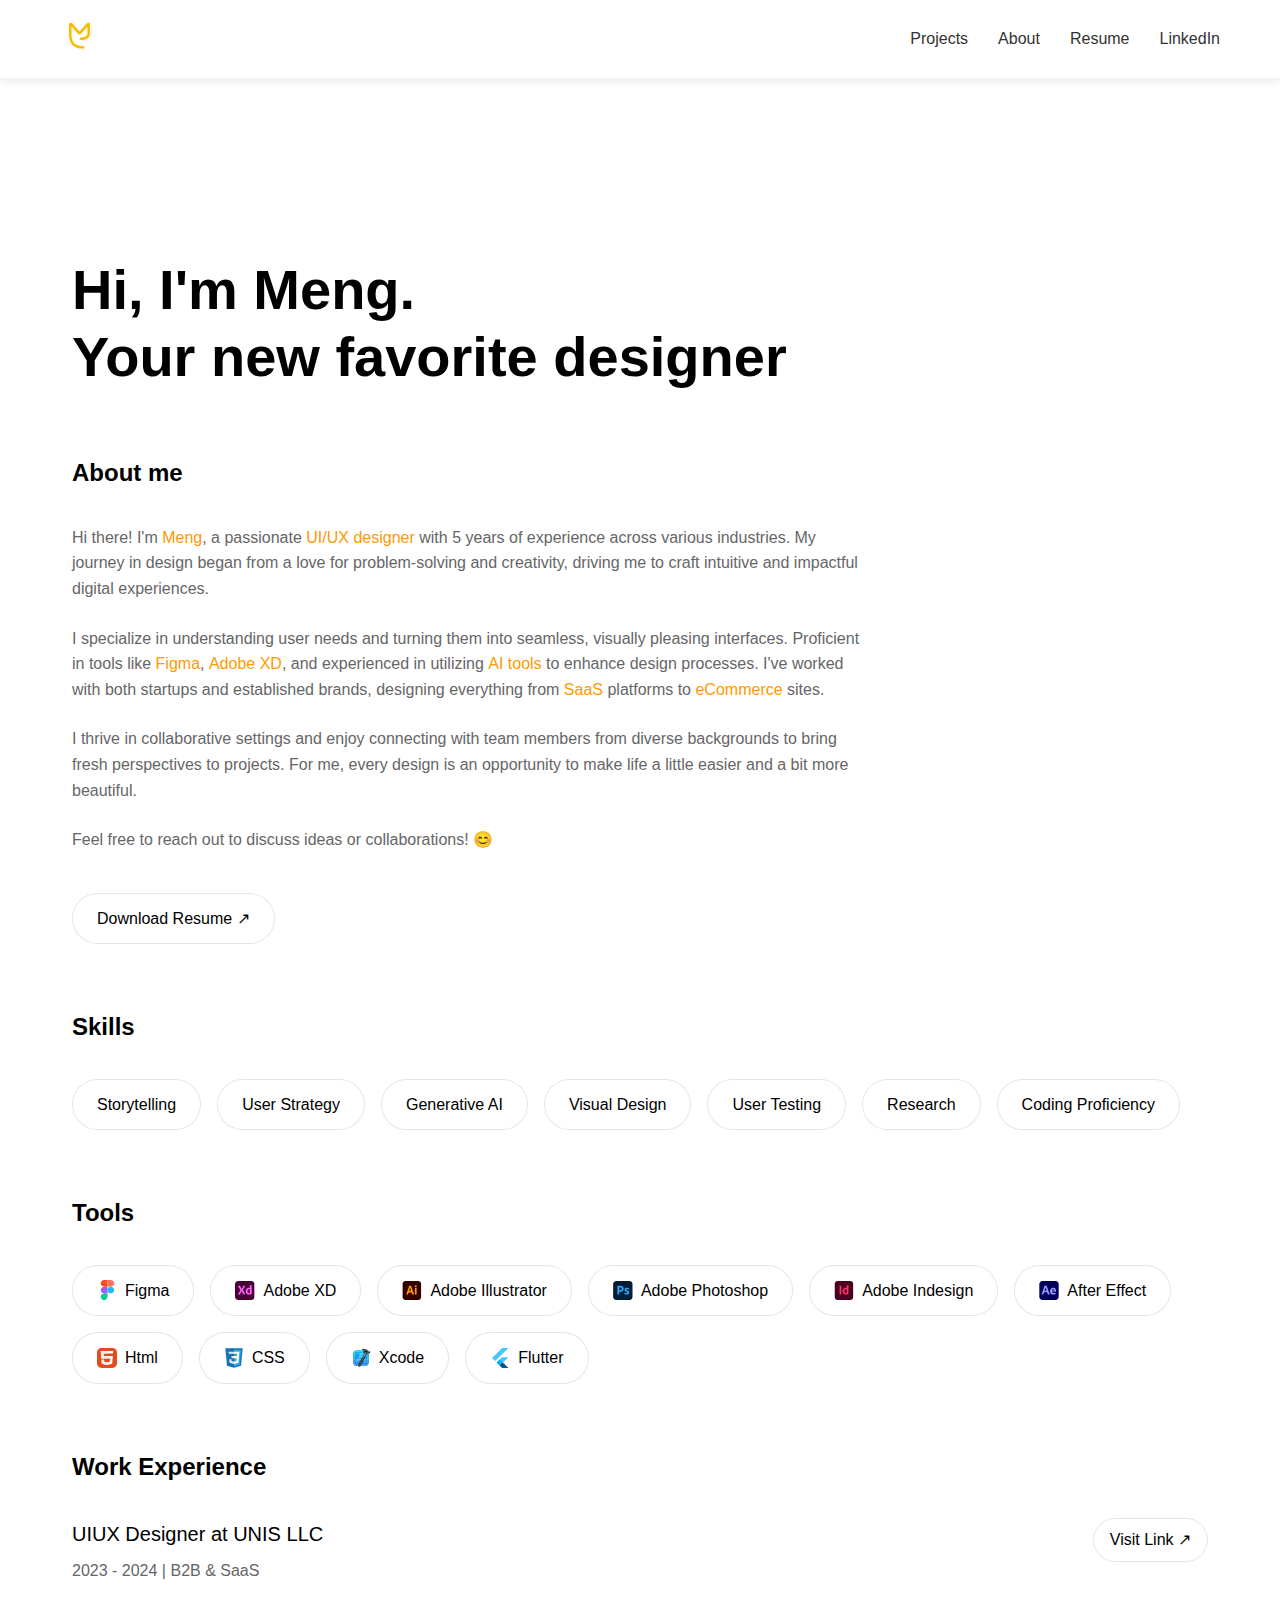
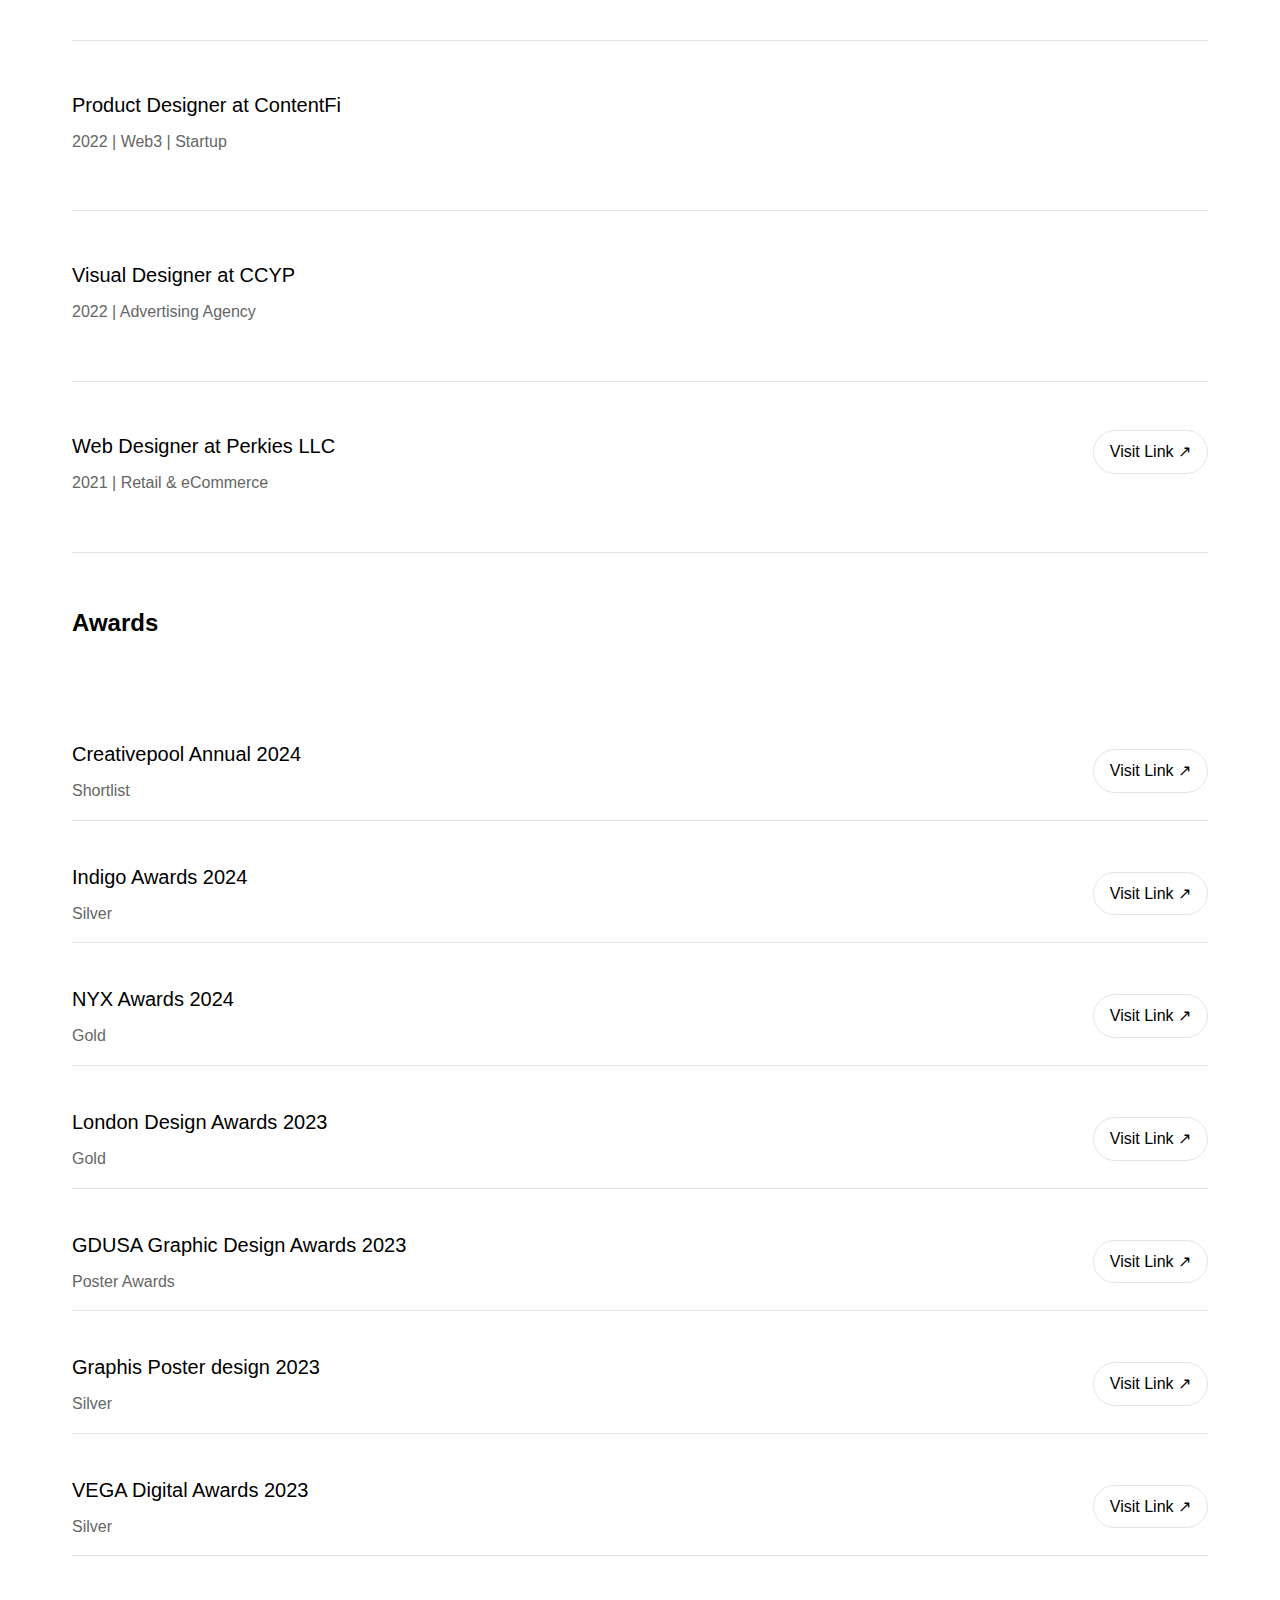
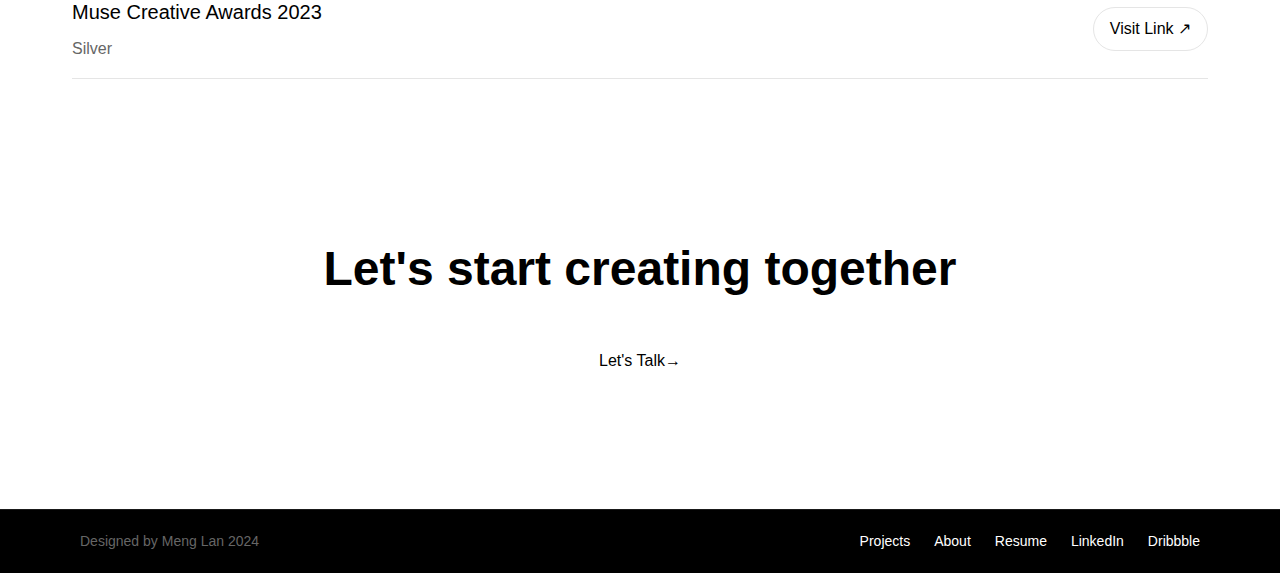
<file: about.html>
<!DOCTYPE html>
<html lang="en">
<head>
    <meta charset="UTF-8">
    <meta name="viewport" content="width=device-width, initial-scale=1.0">
    <title>About - Meng Lan</title>
    <link href="https://fonts.googleapis.com/icon?family=Material+Icons" rel="stylesheet">
    <link rel="stylesheet" href="assets/css/styles.css">
    <link rel="stylesheet" href="assets/css/grid.css">
</head>
<body class="preload">
    <header>
        <nav>
            <div class="logo">
                <a href="index.html">
                    <img src="assets/img/logo.svg" alt="Logo">
                </a>
            </div>
            <!-- Desktop Navigation -->
            <div class="desktop-nav">
                <a href="index.html">Projects</a>
                <a href="about.html">About</a>
                <a href="https://drive.google.com/file/d/1-tQKIA-VN73FQQcck2pSiNM1PmIaoV1A/view?usp=sharing" target="_blank">Resume</a>
                <a href="https://www.linkedin.com/in/mlan14/" target="_blank">LinkedIn</a>
            </div>
            <!-- Mobile Navigation -->
            <button class="menu-toggle">
                <span class="material-icons">menu</span>
            </button>
            <div class="mobile-nav">
                <a href="index.html">Projects</a>
                <a href="about.html">About</a>
                <a href="https://drive.google.com/file/d/1-tQKIA-VN73FQQcck2pSiNM1PmIaoV1A/view?usp=sharing" target="_blank">Resume</a>
                <a href="https://www.linkedin.com/in/mlan14/" target="_blank">LinkedIn</a>
            </div>
        </nav>
    </header>

    <main>
        <h1>Hi, I'm Meng.<br>Your new favorite <em>designer</em></h1>

        <h2>About me</h2>
        <div class="about-content">
            <p>Hi there! I'm <span class="highlight">Meng</span>, a passionate <span class="highlight">UI/UX designer</span> with 5 years of experience across various industries. My journey in design began from a love for problem-solving and creativity, driving me to craft intuitive and impactful digital experiences.</p>
            
            <p>I specialize in understanding user needs and turning them into seamless, visually pleasing interfaces. Proficient in tools like <span class="highlight">Figma</span>, <span class="highlight">Adobe XD</span>, and experienced in utilizing <span class="highlight">AI tools</span> to enhance design processes. I've worked with both startups and established brands, designing everything from <span class="highlight">SaaS</span> platforms to <span class="highlight">eCommerce</span> sites.</p>
            
            <p>I thrive in collaborative settings and enjoy connecting with team members from diverse backgrounds to bring fresh perspectives to projects. For me, every design is an opportunity to make life a little easier and a bit more beautiful.</p>
            
            <p>Feel free to reach out to discuss ideas or collaborations! 😊</p>
            
            <a href="https://drive.google.com/file/d/1-tQKIA-VN73FQQcck2pSiNM1PmIaoV1A/view?usp=sharing" target="_blank" class="download-resume">Download Resume ↗</a>
        </div>

        <h2>Skills</h2>
        <div class="skills-section">
            <div class="skills-grid">
                <div class="skill-tag">Storytelling</div>
                <div class="skill-tag">User Strategy</div>
                <div class="skill-tag">Generative AI</div>
                <div class="skill-tag">Visual Design</div>
                <div class="skill-tag">User Testing</div>
                <div class="skill-tag">Research</div>
                <div class="skill-tag">Coding Proficiency</div>
            </div>
        </div>

        <h2>Tools</h2>
        <div class="tools-section">
            <div class="tools-grid">
                <div class="tool-tag">
                    <img src="assets/img/icons/figma.svg" alt="Figma">
                    Figma
                </div>
                <div class="tool-tag">
                    <img src="assets/img/icons/xd.svg" alt="Adobe XD">
                    Adobe XD
                </div>
                <div class="tool-tag">
                    <img src="assets/img/icons/ai.svg" alt="Adobe Illustrator">
                    Adobe Illustrator
                </div>
                <div class="tool-tag">
                    <img src="assets/img/icons/ps.svg" alt="Adobe Photoshop">
                    Adobe Photoshop
                </div>
                <div class="tool-tag">
                    <img src="assets/img/icons/indesign.svg" alt="Adobe Indesign">
                    Adobe Indesign
                </div>
                <div class="tool-tag">
                    <img src="assets/img/icons/ae.svg" alt="After Effect">
                    After Effect
                </div>
                <div class="tool-tag">
                    <img src="assets/img/icons/html.svg" alt="HTML">
                    Html
                </div>
                <div class="tool-tag">
                    <img src="assets/img/icons/css.svg" alt="CSS">
                    CSS
                </div>
                <div class="tool-tag">
                    <img src="assets/img/icons/xcode.svg" alt="Xcode">
                    Xcode
                </div>
                <div class="tool-tag">
                    <img src="assets/img/icons/flutter.svg" alt="Flutter">
                    Flutter
                </div>
            </div>
        </div>


        <h2>Work Experience</h2>
        <div class="experience-list">
            <div class="experience-row">
                <div class="experience-header">
                    <div class="experience-info">
                        <h3>UIUX Designer at UNIS LLC</h3>
                        <p>2023 - 2024 | B2B & SaaS</p>
                    </div>
                    <a href="https://www.unisco.com/" class="visit-link" target="_blank">Visit Link ↗</a>
                </div>
                <!-- <div class="experience-details">
                    <p>Designed and delivered innovative user interface concepts, wireframes, and prototypes for web and mobile applications, ensuring alignment with user needs and business goals</p>
                    <p>Created and maintained a comprehensive design system, ensuring consistency in visual elements, typography, colors, and interaction patterns across different products</p>
                    <p>Developed front-end code to build a functional app prototype for developers, increasing efficiency by 40%</p>
                    <p>Collaborated closely with the product manager and took initiative in project planning, working directly with the business analyst to define and iterate on project structure</p>
                </div> -->
            </div>
            <div class="experience-row">
                <div class="experience-header">
                    <div class="experience-info">
                        <h3>Product Designer at ContentFi</h3>
                        <p>2022 | Web3 | Startup</p>
                    </div>
                    <!-- <a href="#" class="visit-link">Visit Link ↗</a> -->
                </div>
                <!-- <div class="experience-details">
                    <p>Led the end-to-end product design process for cbc.tools, transforming the product from MVP to a fully functional beta version with a user-centered approach</p>
                    <p>Integrated NFT use cases into the product's business model by conducting thorough user research, competitive analysis, and collaborating closely with PM, engineers, and marketing teams, achieving 95% stakeholder satisfaction</p>
                    <p>Played a key role in defining product strategy and long-term business objectives, ensuring alignment between user needs and business goals throughout the project lifecycle</p>
                </div> -->
            </div>
            <div class="experience-row" >
                <div class="experience-header">
                    <div class="experience-info">
                        <h3>Visual Designer at CCYP</h3>
                        <p>2022 | Advertising Agency</p>
                    </div>
                    <!-- <a href="https://perkies.com/" class="visit-link" target="_blank">Visit Link ↗</a> -->
                </div>
            </div>
            <div class="experience-row">
                <div class="experience-header">
                    <div class="experience-info">
                        <h3>Web Designer at Perkies LLC</h3>
                        <p>2021 | Retail & eCommerce</p>
                    </div>
                    <a href="https://perkies.com/" class="visit-link" target="_blank">Visit Link ↗</a>
                </div>
                <!-- <div class="experience-details">
                    <p>Spearheaded the design and development of Perkies' Shopify website, crafting an engaging and visually aligned user interface that reflects the brand's values</p>
                    <p>Enhanced user experience and site performance by optimizing product images and refining backend code, ensuring a responsive and seamless browsing experience across devices</p>
                    <p>Organized and structured website content to streamline navigation, facilitating an intuitive user journey</p>
                </div> -->
            </div>
        </div>
        <br>
        <br>

        

        <h2>Awards</h2>
        <div class="awards">
            <div class="award-row">
                <div class="award-info">
                    <h3>Creativepool Annual 2024</h3>
                    <p>Shortlist</p>
                </div>
                <a href="https://creativepool.com/meng-lan/projects/way-to-drive-navigating-foreign-roads-safely" class="visit-link" target="_blank">Visit Link ↗</a>
            </div>

            <div class="award-row">
                <div class="award-info">
                    <h3>Indigo Awards 2024</h3>
                    <p>Silver</p>
                </div>
                <a href="https://www.indigoaward.com/winners/8560" class="visit-link" target="_blank">Visit Link ↗</a>
            </div>

            <div class="award-row">
                <div class="award-info">
                    <h3>NYX Awards 2024</h3>
                    <p>Gold</p>
                </div>
                <a href="https://nyxawards.com/winner-info.php?id=6600" class="visit-link" target="_blank">Visit Link ↗</a>
            </div>

            <div class="award-row">
                <div class="award-info">
                    <h3>London Design Awards 2023</h3>
                    <p>Gold</p>
                </div>
                <a href="https://thelondondesignawards.com/cn/winner-info.php?id=1024" class="visit-link" target="_blank">Visit Link ↗</a>
            </div>

            <div class="award-row">
                <div class="award-info">
                    <h3>GDUSA Graphic Design Awards 2023</h3>
                    <p>Poster Awards</p>
                </div>
                <a href="https://gdusa.com/2023-graphic-design-awards-winner?rns=0|44414157" class="visit-link" target="_blank">Visit Link ↗</a>
            </div>

            <div class="award-row">
                <div class="award-info">
                    <h3>Graphis Poster design 2023</h3>
                    <p>Silver</p>
                </div>
                <a href="https://graphis.com/entry/2569e693-7142-4971-8a67-78c58a72a525" class="visit-link">Visit Link ↗</a>
            </div>

            <div class="award-row">
                <div class="award-info">
                    <h3>VEGA Digital Awards 2023</h3>
                    <p>Silver</p>
                </div>
                <a href="https://vegaawards.com/winner-info.php?id=46468" class="visit-link" target="_blank">Visit Link ↗</a>
            </div>

            <div class="award-row">
                <div class="award-info">
                    <h3>Muse Creative Awards 2023</h3>
                    <p>Silver</p>
                </div>
                <a href="https://museaward.com/winner-info.php?id=227750" class="visit-link" target="_blank">Visit Link ↗</a>
            </div>
        </div>

       
    </main>

    <section class="contact">
        <h1>Let's start creating together</h1>
        <a href="#" class="lets-talk-btn">Let's Talk <span>→</span></a>
    </section>

    <footer>
        <div>
            <p>Designed by Meng Lan 2024</p>
            <nav>
                <a href="index.html">Projects</a>
                <a href="about.html">About</a>
                <a href="https://drive.google.com/file/d/1-tQKIA-VN73FQQcck2pSiNM1PmIaoV1A/view?usp=sharing" target="_blank">Resume</a>
                <a href="https://www.linkedin.com/in/mlan14/" target="_blank">LinkedIn</a>
                <a href="https://dribbble.com/mlan14" target="_blank">Dribbble</a>
            </nav>
        </div>
    </footer>

    <script src="assets/js/main.js"></script>
</body>
<style>
    /* Skills Section */
.skills-section,
.tools-section {
    margin-bottom: 4rem;
}

.skills-grid,
.tools-grid {
    display: flex;
    flex-wrap: wrap;
    gap: 1rem;
}

.skill-tag,
.tool-tag {
    display: inline-flex;
    align-items: center;
    padding: 0.75rem 1.5rem;
    background: white;
    border: 1px solid rgba(0, 0, 0, 0.1);
    border-radius: 100px;
    font-size: 16px;
    color: var(--primary-color);
}

.tool-tag {
    gap: 0.5rem;
}

.tool-tag img {
    width: 20px;
    height: 20px;
    object-fit: contain;
}

@media (max-width: 768px) {
    .skills-grid,
    .tools-grid {
        gap: 0.75rem;
    }

    .skill-tag,
    .tool-tag {
        padding: 0.5rem 1rem;
        font-size: 14px;
    }
}
</style>
</html>
</file>
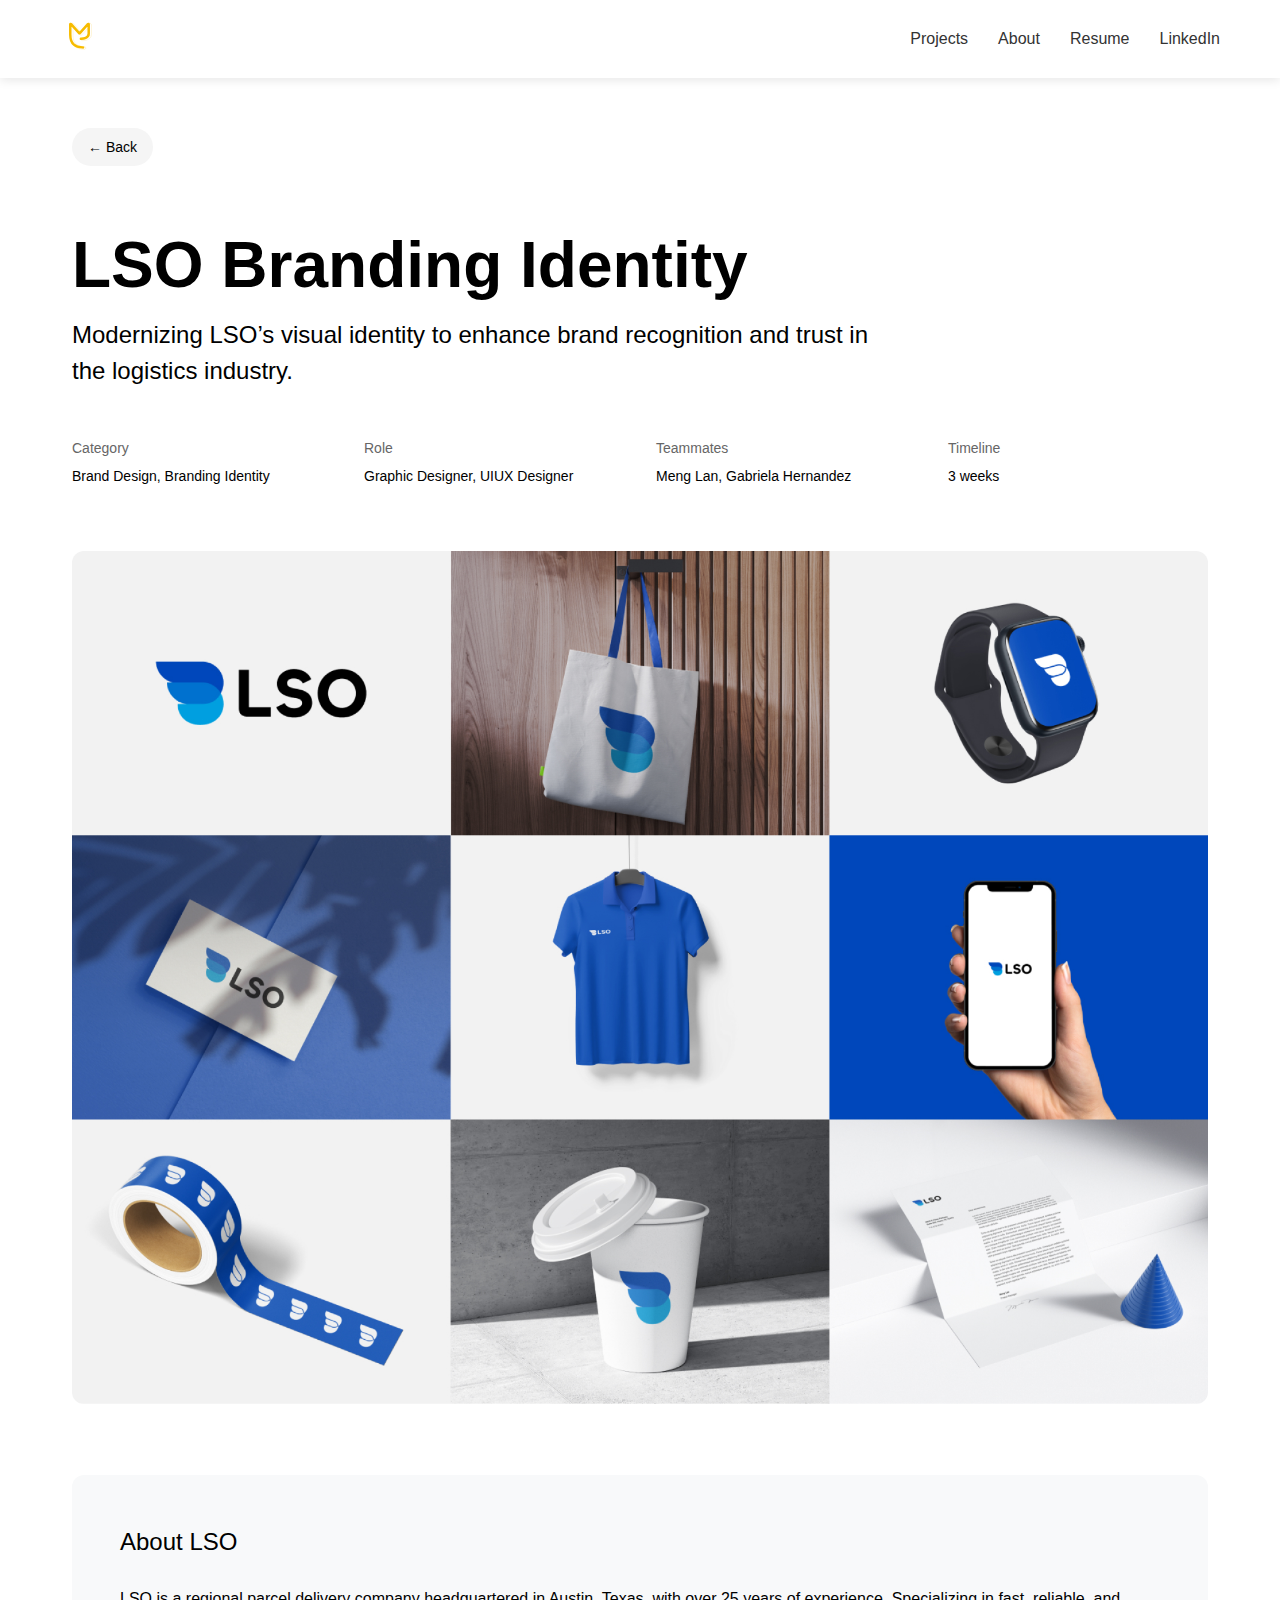
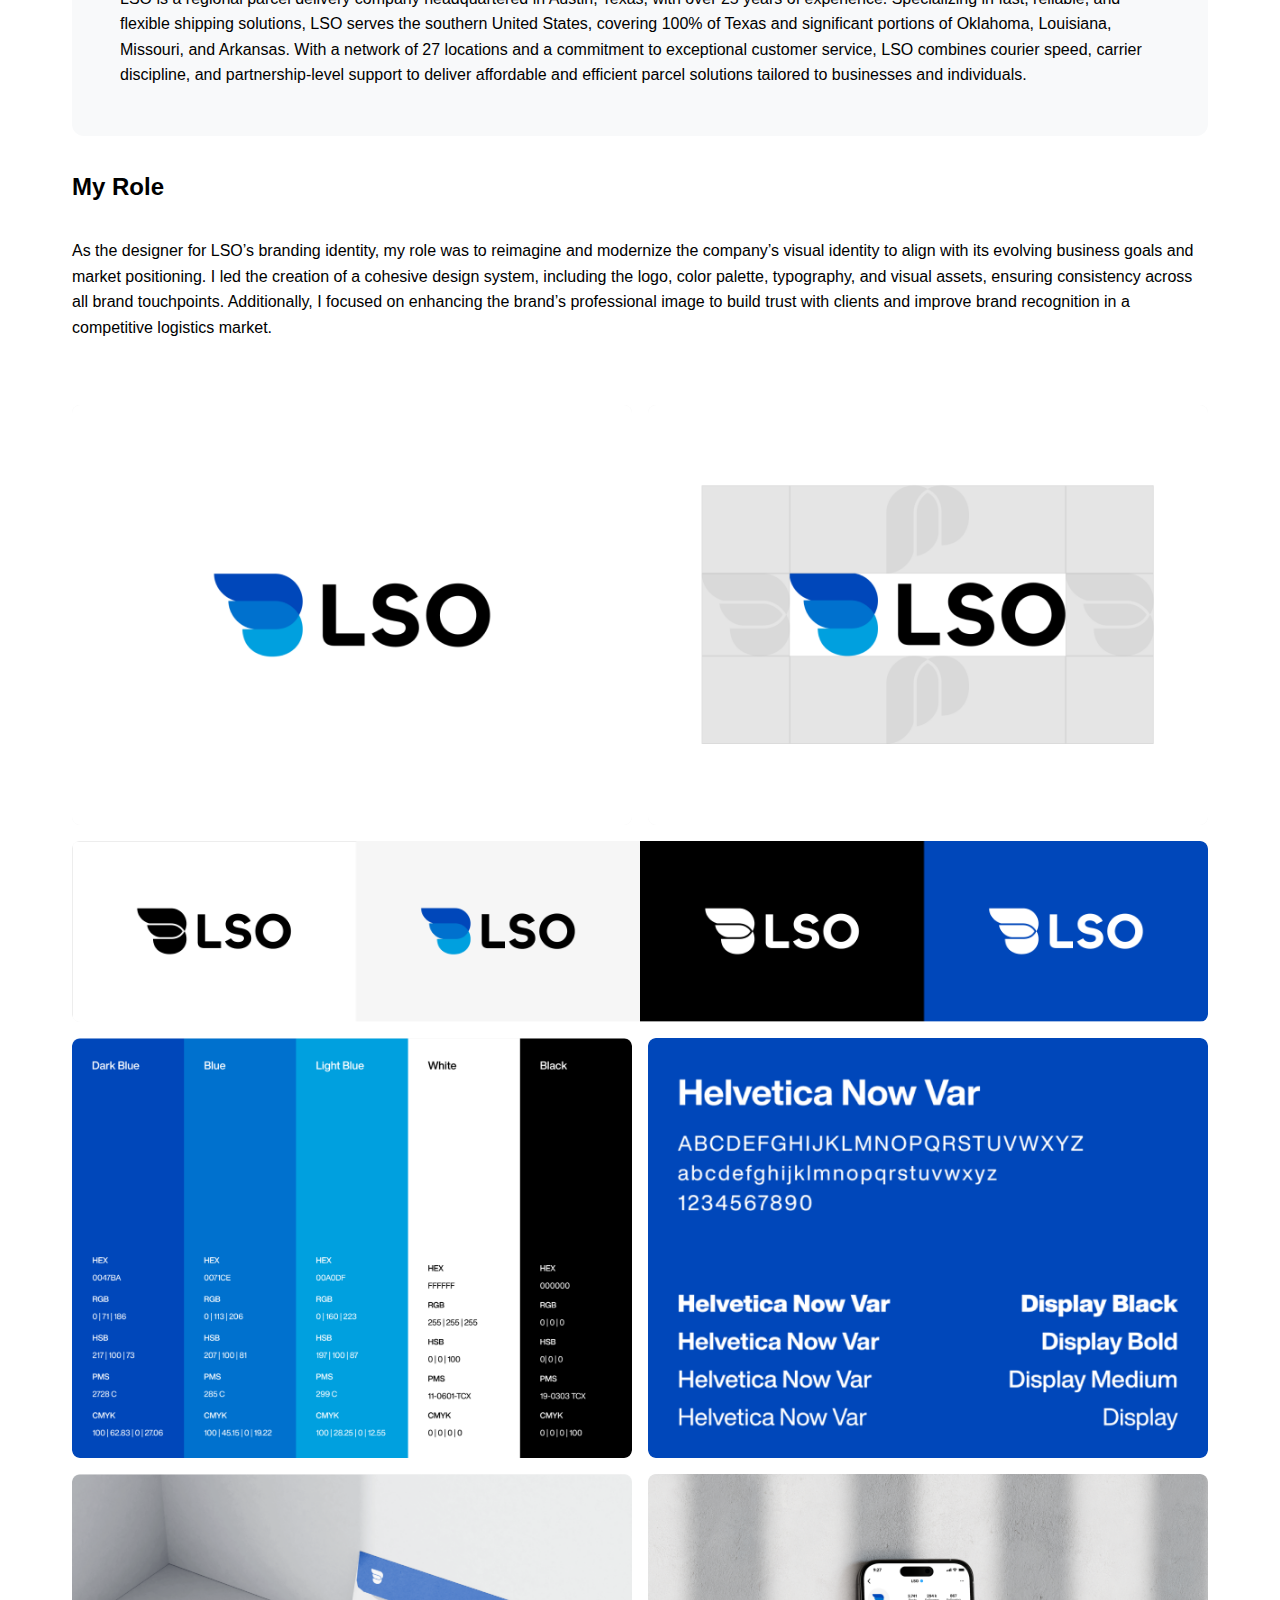
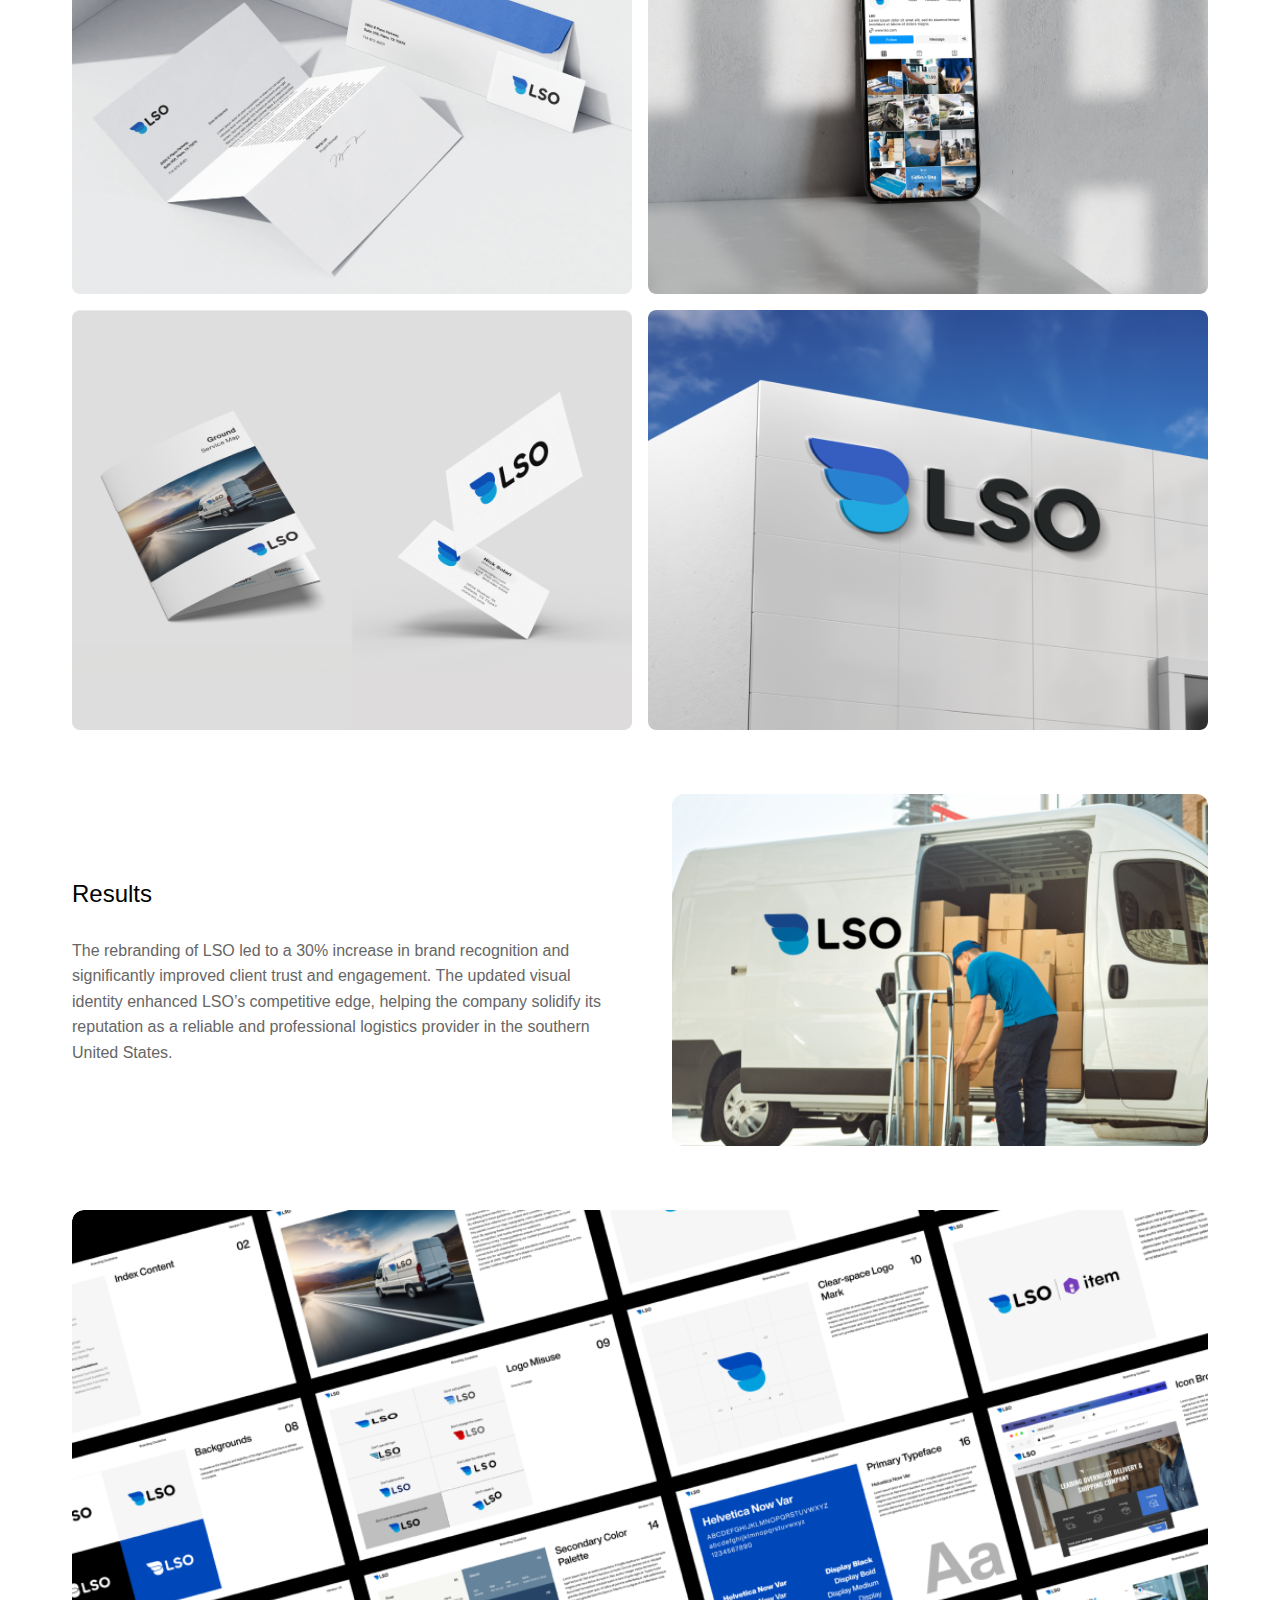
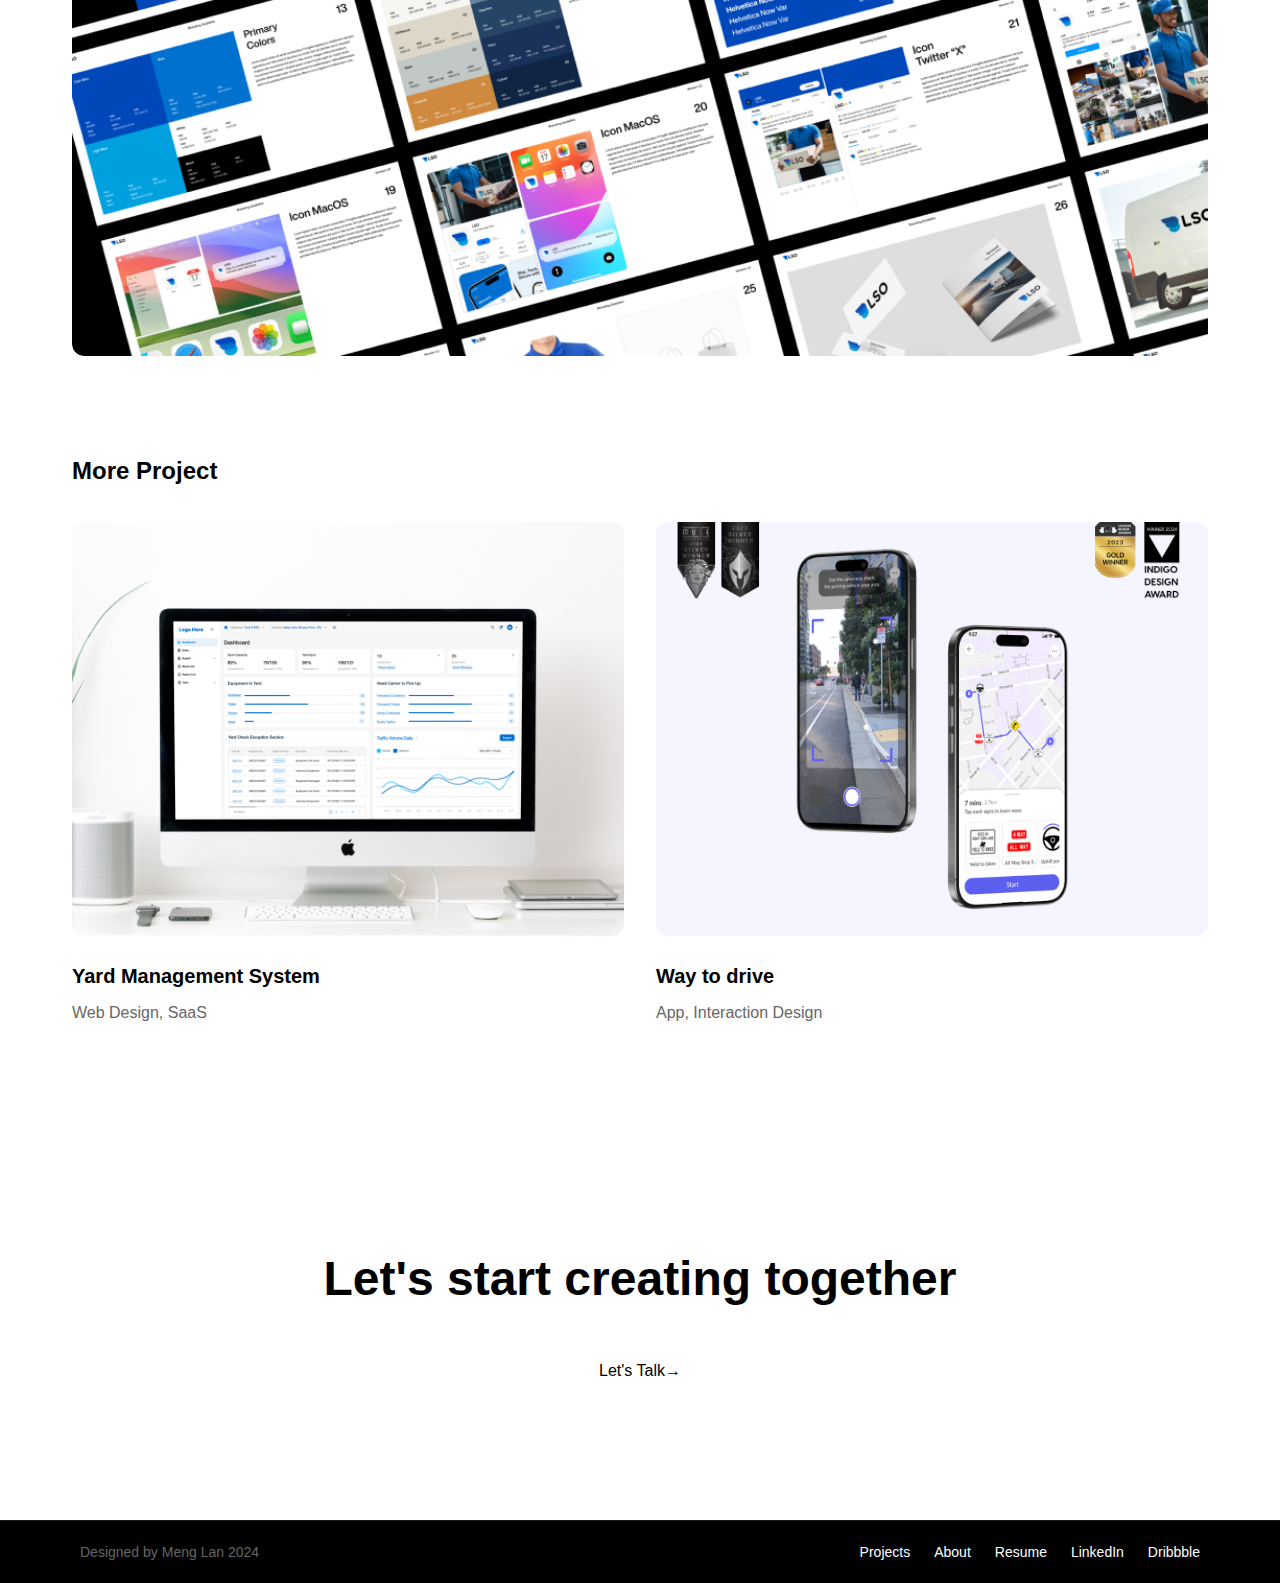
<file: lso.html>
<!DOCTYPE html>
<html lang="en">
<head>
    <meta charset="UTF-8">
    <meta name="viewport" content="width=device-width, initial-scale=1.0">
    <title>Pickymon - Project Details</title>
    <link href="https://fonts.googleapis.com/icon?family=Material+Icons" rel="stylesheet">
    <link rel="stylesheet" href="assets/css/styles.css">
    <link rel="stylesheet" href="assets/css/grid.css">
</head>
<style>
    /* About LSO and My Role sections */
.about-lso{
    padding: 3rem;
    margin: 2rem 0;
    background: #F8F9FA;
    border-radius: 12px;
}

.about-lso h2 {
    font-size: 24px;
    font-weight: 500;
    color: #000;
    margin-bottom: 1.5rem;
}

.about-lso p,{
    font-size: 16px;
    line-height: 1.6;
    color: #666;
    margin: 0;
    max-width: 100%;
}

@media (max-width: 768px) {
    .about-lso{
        padding: 2rem;
    }
    
    .about-lso h2{
        font-size: 20px;
    }
    
    .about-lso p {
        font-size: 15px;
    }
}

/* Brand Showcase Grid */
.brand-showcase {
    margin: 4rem 0;
}

.brand-grid {
    display: flex;
    flex-direction: column;
    gap: 1rem;
}

.brand-row {
    display: flex;
    gap: 1rem;
}

.brand-item {
    flex: 1;
    border-radius: 8px;
    overflow: hidden;
    background: #f5f5f5;
}

/* Remove the max-width and margin constraints */
.brand-item.single {
    flex: 2; /* Takes up the same width as two items */
}

.brand-item img {
    width: 100%;
    height: 100%;
    object-fit: cover;
    display: block;
    transition: transform 0.3s ease;
}

.brand-item:hover img {
    transform: scale(1.05);
}

@media (max-width: 768px) {
    .brand-row {
        flex-direction: column;
    }
    
    .brand-item.single {
        flex: 1; /* Reset to full width on mobile */
    }
}

/* Results Section */
.results {
    margin: 4rem 0;
}

.results-grid {
    display: grid;
    grid-template-columns: 1fr 1fr;
    gap: 4rem;
    align-items: center; /* This centers items vertically */
}

.results-text {
    padding: 2rem 0;
}

.results-text h2 {
    font-size: 24px;
    font-weight: 500;
    margin-bottom: 1.5rem;
}

.results-text p {
    font-size: 16px;
    line-height: 1.6;
    color: #666;
    margin: 0;
}

.results-image img {
    width: 100%;
    height: auto;
    border-radius: 12px;
    display: block;
}

@media (max-width: 768px) {
    .results-grid {
        grid-template-columns: 1fr;
        gap: 2rem;
    }
    
    .results-text {
        padding: 0;
    }
}

</style>
<body class="preload">
    <header>
        <nav>
            <div class="logo">
                <a href="index.html">
                    <img src="assets/img/logo.svg" alt="Logo">
                </a>
            </div>
            <!-- Desktop Navigation -->
            <div class="desktop-nav">
                <a href="index.html">Projects</a>
                <a href="about.html">About</a>
                <a href="https://drive.google.com/file/d/1-tQKIA-VN73FQQcck2pSiNM1PmIaoV1A/view?usp=sharing" target="_blank">Resume</a>
                <a href="https://www.linkedin.com/in/mlan14/" target="_blank">LinkedIn</a>
            </div>
            <!-- Mobile Navigation -->
            <button class="menu-toggle">
                <span class="material-icons">menu</span>
            </button>
            <div class="mobile-nav">
                <a href="index.html">Projects</a>
                <a href="about.html">About</a>
                <a href="https://drive.google.com/file/d/1-tQKIA-VN73FQQcck2pSiNM1PmIaoV1A/view?usp=sharing" target="_blank">Resume</a>
                <a href="https://www.linkedin.com/in/mlan14/" target="_blank">LinkedIn</a>
            </div>
        </nav>
    </header>

    <main class="project-container">
        <div class="back-link">
            <a href="index.html">← Back</a>
        </div>

        <h1>LSO Branding Identity</h1>
        <p class="subtitle">Modernizing LSO’s visual identity to enhance brand recognition and trust in the logistics industry.</p>
        
        <div class="metadata">
            <div class="metadata-item">
                <h3>Category</h3>
                <p>Brand Design, Branding Identity</p>
            </div> 
            <div class="metadata-item">
                <h3>Role</h3>
                <p>Graphic Designer, UIUX Designer</p>
            </div>
            <div class="metadata-item">
                <h3>Teammates</h3>
                <p>Meng Lan, Gabriela Hernandez</p>
            </div>
            <div class="metadata-item">
                <h3>Timeline</h3>
                <p>3 weeks</p>
            </div>
            
        </div>

        <div class="project-hero">
            <img src="assets/img/lso/hero.jpg" alt="LSO hero image">
        </div>

        <div class="project-content">
            <section class="about-lso">
                <h2>About LSO</h2>
                <p>LSO is a regional parcel delivery company headquartered in Austin, Texas, with over 25 years of experience. Specializing in fast, reliable, and flexible shipping solutions, LSO serves the southern United States, covering 100% of Texas and significant portions of Oklahoma, Louisiana, Missouri, and Arkansas. With a network of 27 locations and a commitment to exceptional customer service, LSO combines courier speed, carrier discipline, and partnership-level support to deliver affordable and efficient parcel solutions tailored to businesses and individuals.</p>
            </section>

            <section class="my-role">
                <h2>My Role</h2>
                <p>As the designer for LSO’s branding identity, my role was to reimagine and modernize the company’s visual identity to align with its evolving business goals and market positioning. I led the creation of a cohesive design system, including the logo, color palette, typography, and visual assets, ensuring consistency across all brand touchpoints. Additionally, I focused on enhancing the brand’s professional image to build trust with clients and improve brand recognition in a competitive logistics market.</p>
            </section>

            <div class="brand-showcase">
                <div class="brand-grid">
                    <div class="brand-row">
                        <div class="brand-item">
                            <img src="assets/img/lso/logo.png" alt="LSO Logo">
                        </div>
                        <div class="brand-item">
                            <img src="assets/img/lso/logo-grid.png" alt="LSO Logo Grid">
                        </div>
                    </div>
                    
                    <div class="brand-row">
                        <div class="brand-item single">
                            <img src="assets/img/lso/logo-color.png" alt="LSO Color Variations">
                        </div>
                    </div>

                    <div class="brand-row">
                        <div class="brand-item">
                            <img src="assets/img/lso/color.png" alt="LSO Color Grid">
                        </div>
                        <div class="brand-item">
                            <img src="assets/img/lso/font.png" alt="LSO Logo Grid">
                        </div>
                    </div>
                    <div class="brand-row">
                        <div class="brand-item">
                            <img src="assets/img/lso/letter.png" alt="LSO Color Grid">
                        </div>
                        <div class="brand-item">
                            <img src="assets/img/lso/social.png" alt="LSO Logo Grid">
                        </div>
                    </div>    
                    <div class="brand-row">
                        <div class="brand-item">
                            <img src="assets/img/lso/paper.png" alt="LSO Color Grid">
                        </div>
                        <div class="brand-item">
                            <img src="assets/img/lso/environment.png" alt="LSO Logo Grid">
                        </div>
                    </div>
                </div>
            </div>

            <div class="results">
                <div class="results-grid">
                    <div class="results-text">
                        <h2>Results</h2>
                        <p>The rebranding of LSO led to a 30% increase in brand recognition and significantly improved client trust and engagement. The updated visual identity enhanced LSO’s competitive edge, helping the company solidify its reputation as a reliable and professional logistics provider in the southern United States.</p>
                    </div>
                    <div class="results-image">
                        <img src="assets/img/lso/car.png" alt="LSO Car">
                    </div>
                </div>
            </div>

            <div class="section">
                <div class="web-image">
                    <img src="assets/img/lso/system.png" alt="LSO System">
                </div>
            </div>


        </div>

        <div class="more-projects">
            <div class="more-projects-header">
                <h2>More Project</h2>
                <!-- <div class="project-nav">
                    <button class="nav-arrow">←</button>
                    <button class="nav-arrow">→</button>
                </div> -->
            </div>
            <div class="projects-grid">
                <a href="yms.html" class="project-card">
                    <img src="assets/img/cover-yms.png" alt="Yard Management System">
                    <h3>Yard Management System</h3>
                    <p>Web Design, SaaS</p>
                </a>
                <a href="waytodrive.html" class="project-card">
                    <img src="assets/img/cover-waytodrive.png" alt="Way to drive">
                    <h3>Way to drive</h3>
                    <p>App, Interaction Design</p>
                </a>
            </div>
        </div>
    </main>

    <section class="contact">
        <h1>Let's start creating together</h1>
        <a href="#" class="lets-talk-btn">Let's Talk <span>→</span></a>
    </section>

    <footer>
        <div>
            <p>Designed by Meng Lan 2024</p>
            <nav>
                <a href="index.html">Projects</a>
                <a href="about.html">About</a>
                <a href="https://drive.google.com/file/d/1-tQKIA-VN73FQQcck2pSiNM1PmIaoV1A/view?usp=sharing" target="_blank" rel="noopener">Resume</a>
                <a href="https://www.linkedin.com/in/mlan14/" target="_blank" rel="noopener">LinkedIn</a>
                <a href="https://dribbble.com/mlan14" target="_blank" rel="noopener">Dribbble</a>
            </nav>
        </div>
    </footer>

    <script src="assets/js/main.js"></script>
</body>
</html>
</file>
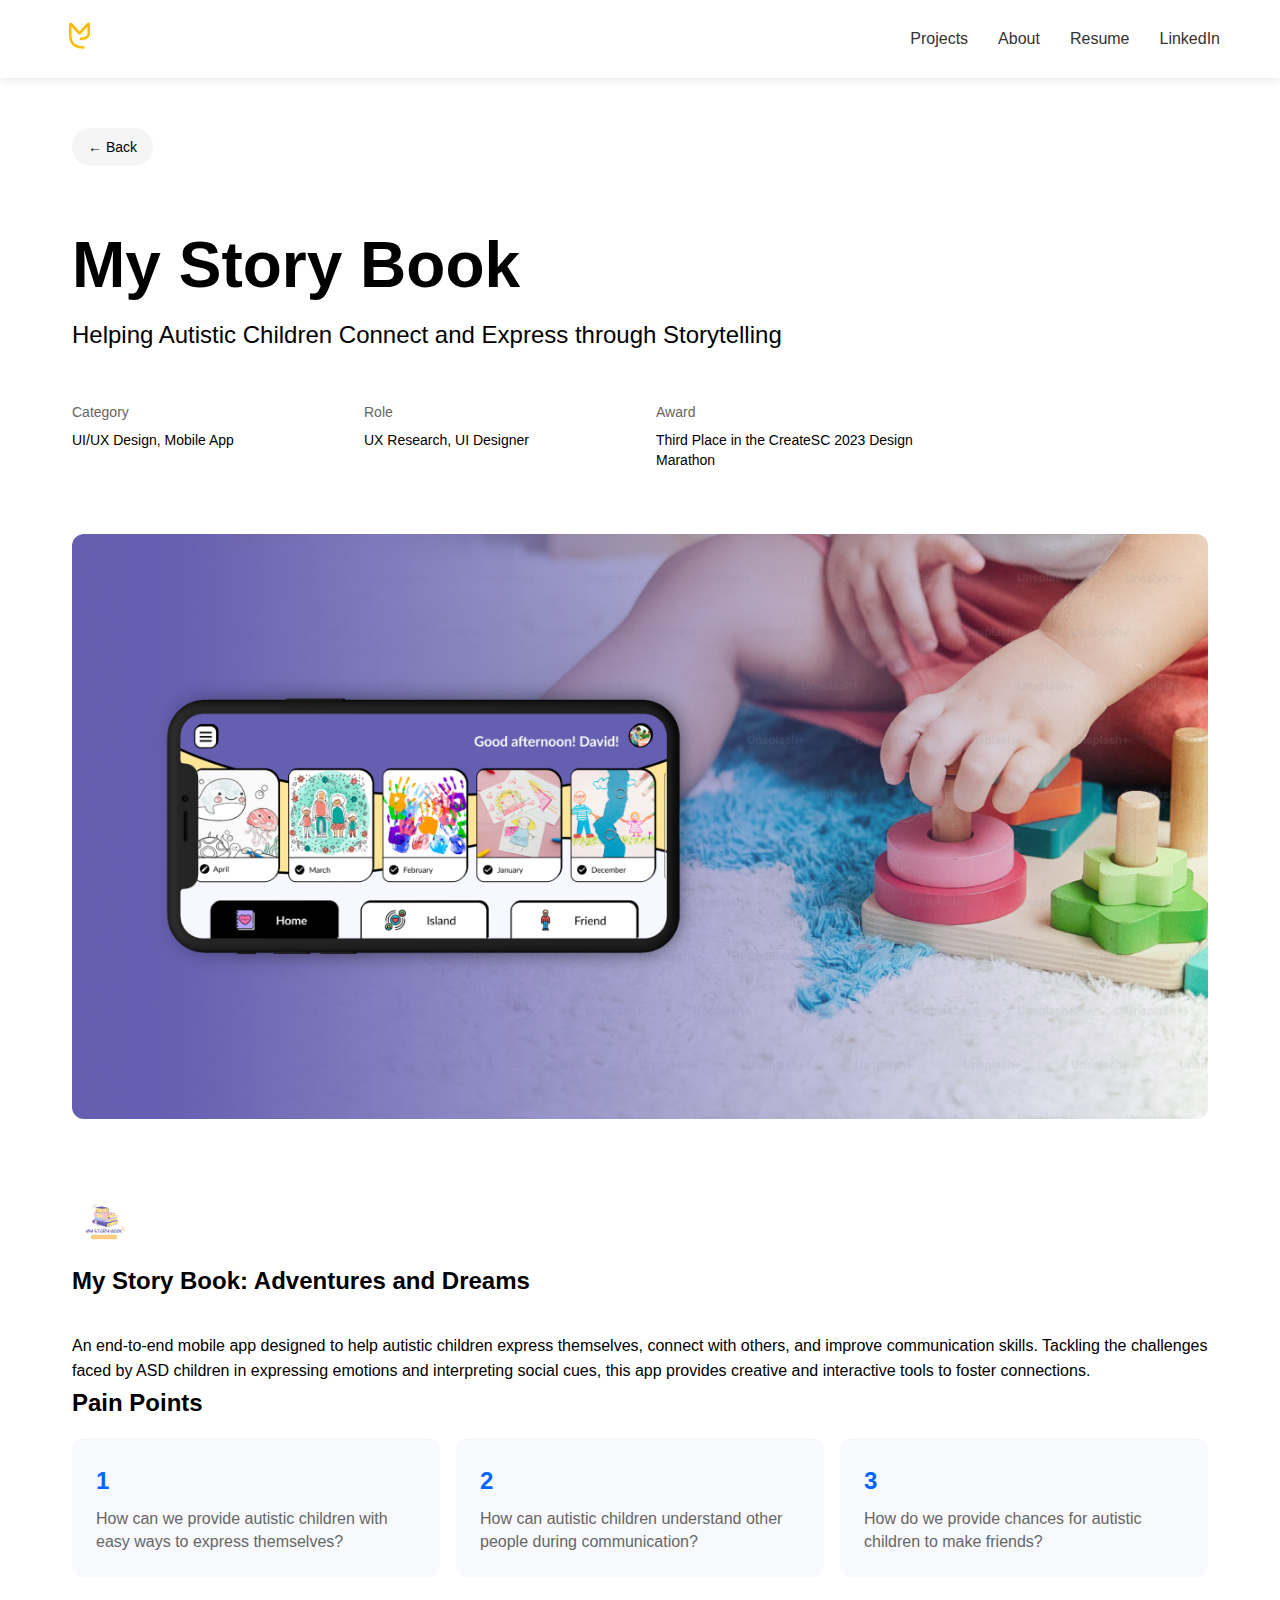
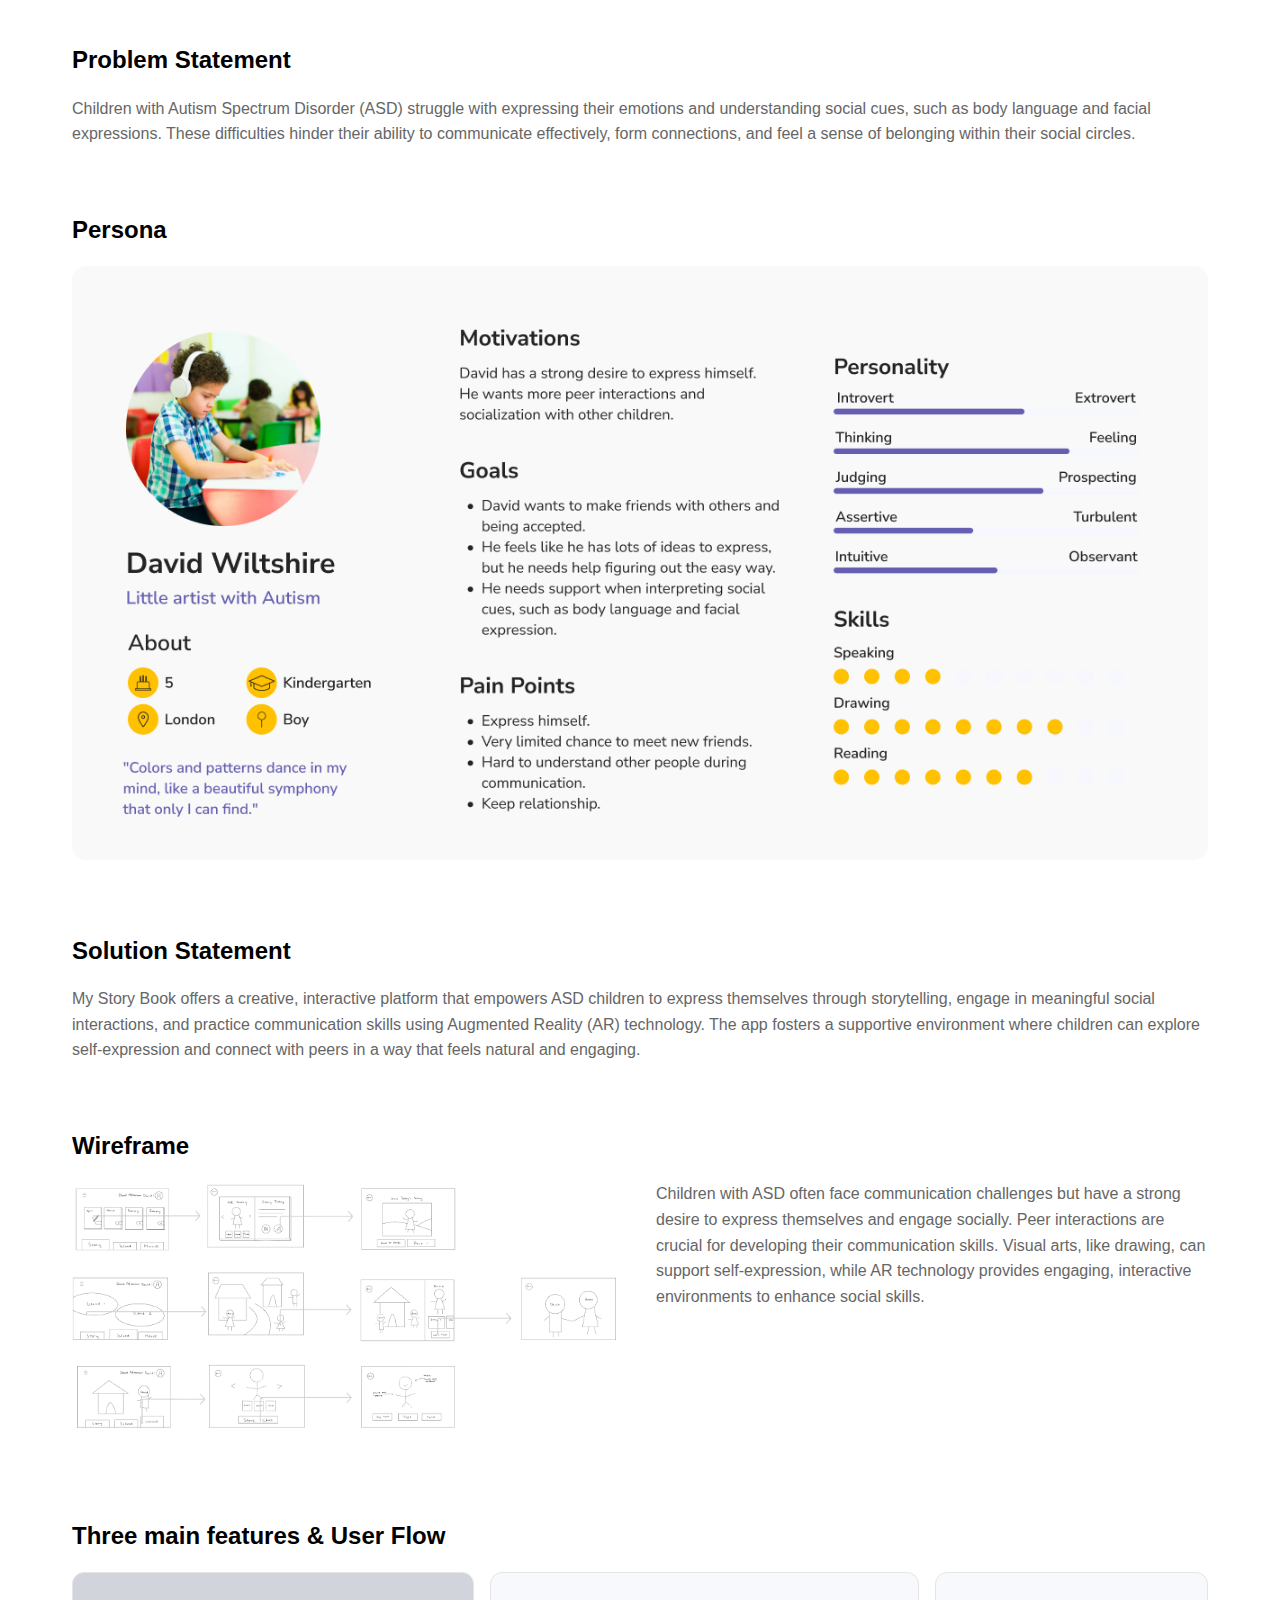
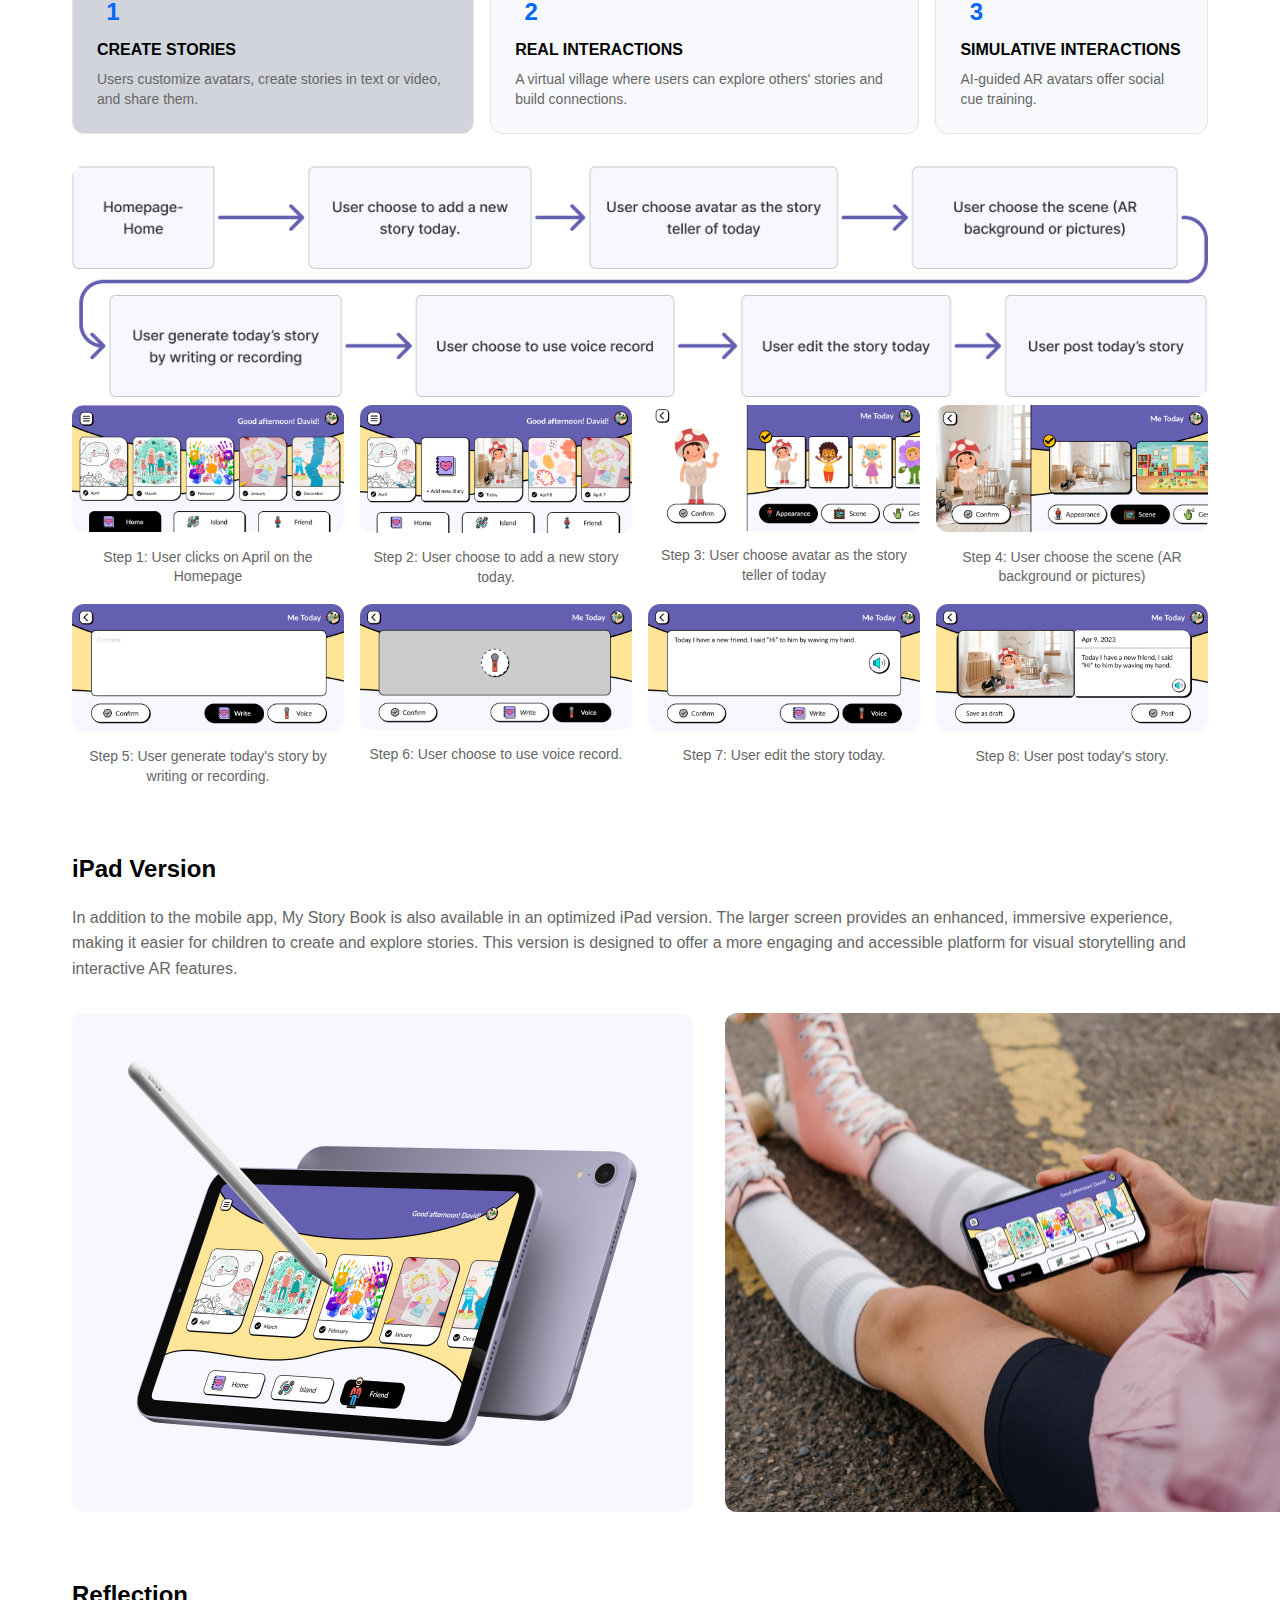
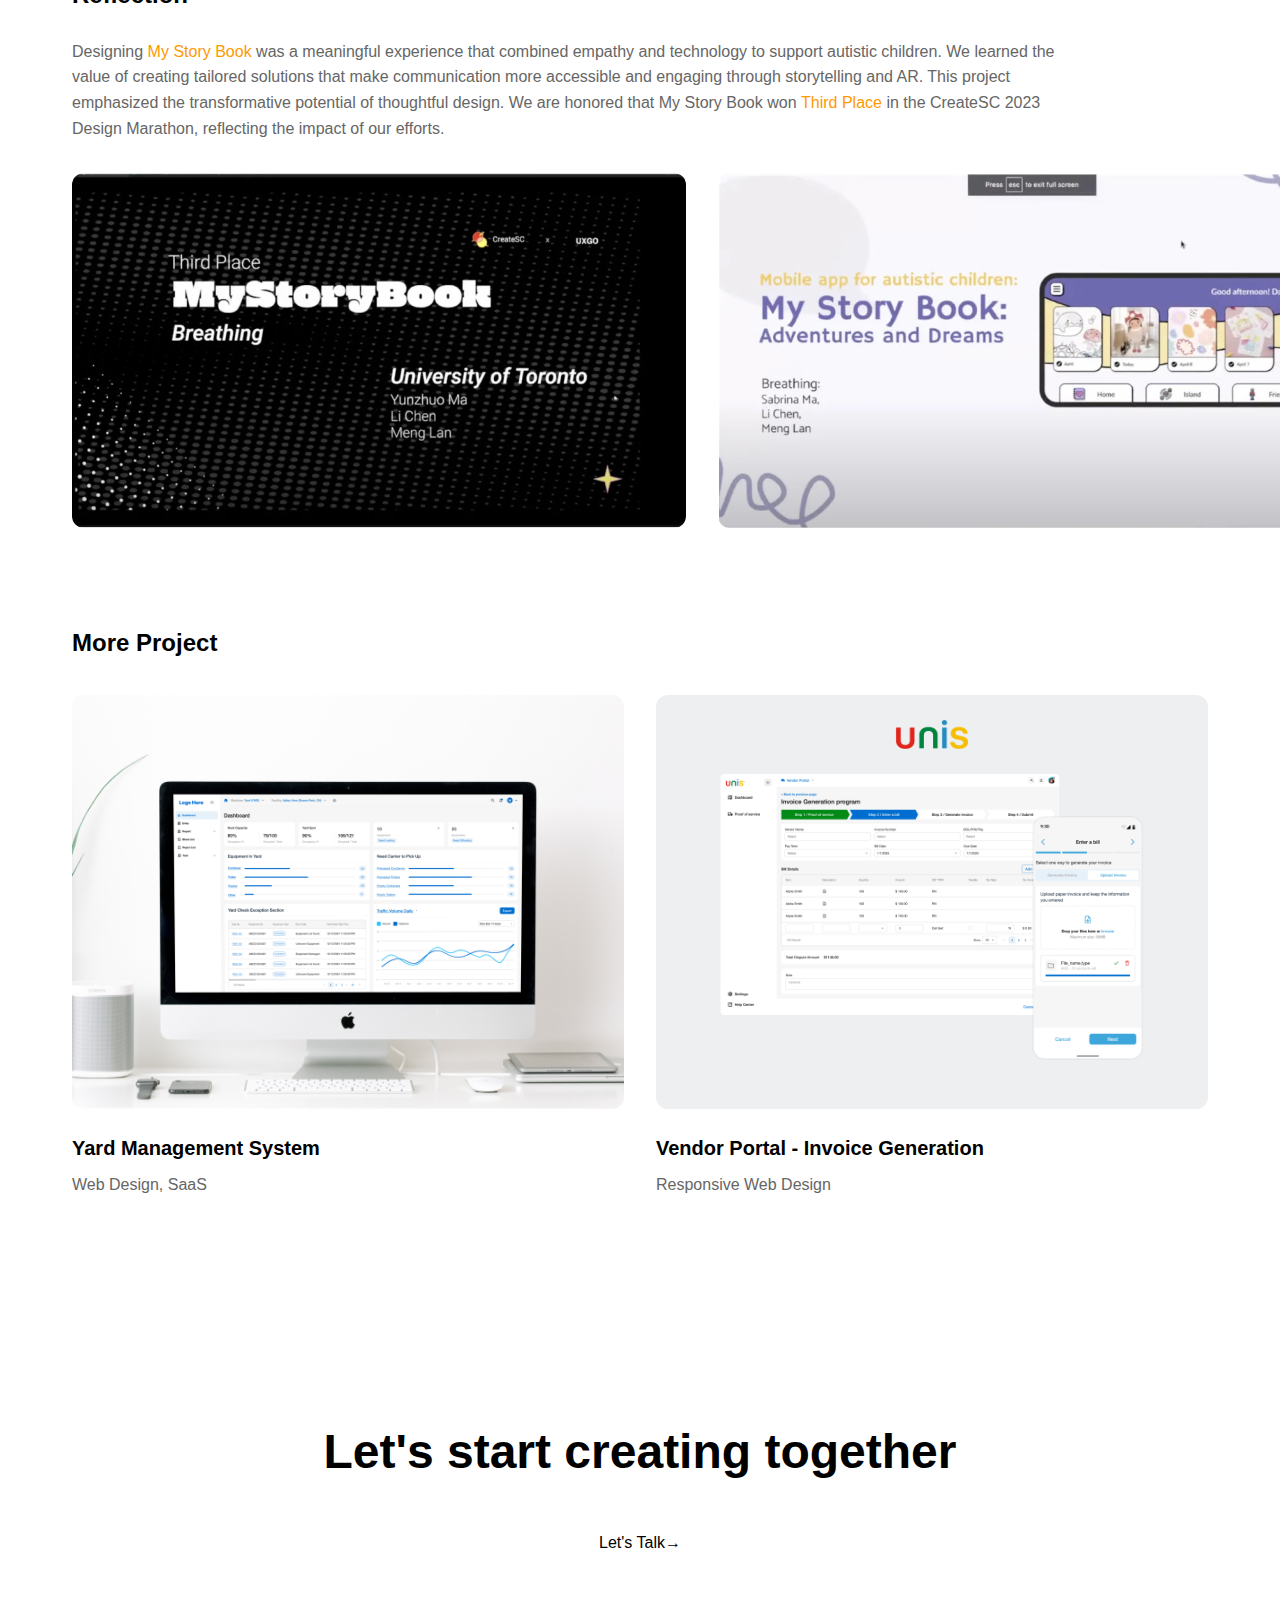
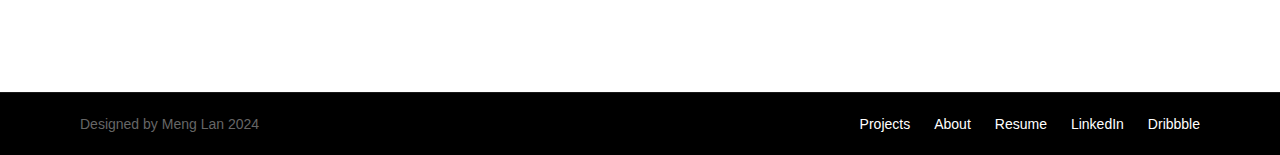
<file: mystorybook.html>
<!DOCTYPE html>
<html lang="en">
<head>
    <meta charset="UTF-8">
    <meta name="viewport" content="width=device-width, initial-scale=1.0">
    <title>My Story Book - Project Details</title>
    <link href="https://fonts.googleapis.com/icon?family=Material+Icons" rel="stylesheet">
    <link rel="stylesheet" href="assets/css/styles.css">
</head>
<body class="preload">
    <header>
        <nav>
            <div class="logo">
                <a href="index.html">
                    <img src="assets/img/logo.svg" alt="Logo">
                </a>
            </div>
            <!-- Desktop Navigation -->
            <div class="desktop-nav">
                <a href="index.html">Projects</a>
                <a href="about.html">About</a>
                <a href="https://drive.google.com/file/d/1-tQKIA-VN73FQQcck2pSiNM1PmIaoV1A/view?usp=sharing" target="_blank">Resume</a>
                <a href="https://www.linkedin.com/in/mlan14/" target="_blank">LinkedIn</a>
            </div>
            <!-- Mobile Navigation -->
            <button class="menu-toggle">
                <span class="material-icons">menu</span>
            </button>
            <div class="mobile-nav">
                <a href="index.html">Projects</a>
                <a href="about.html">About</a>
                <a href="https://drive.google.com/file/d/1-tQKIA-VN73FQQcck2pSiNM1PmIaoV1A/view?usp=sharing" target="_blank">Resume</a>
                <a href="https://www.linkedin.com/in/mlan14/" target="_blank">LinkedIn</a>
            </div>
        </nav>
    </header>

    <main class="project-container">
        <div class="back-link">
            <a href="index.html">← Back</a>
        </div>

        <h1>My Story Book</h1>
        <p class="subtitle">Helping Autistic Children Connect and Express through Storytelling</p>
        
        <div class="metadata">
            <div class="metadata-item">
                <h3>Category</h3>
                <p>UI/UX Design, Mobile App</p>
            </div>
            <div class="metadata-item">
                <h3>Role</h3>
                <p>UX Research, UI Designer</p>
            </div>
            <div class="metadata-item">
                <h3>Award</h3>
                <p>Third Place in the CreateSC 2023 Design Marathon</p>
            </div>
        </div>

        <div class="project-hero">
            <img src="assets/img/mystorybook/header.png" alt="My Story Book app interface with child playing">
        </div>

        <div class="project-intro">
            <div class="intro-grid">
                <div class="app-logo">
                    <img src="assets/img/mystorybook/logo.png" alt="My Story Book logo">
                </div>
                <div class="intro-content">
                    <h2>My Story Book: Adventures and Dreams</h2>
                    <p>An end-to-end mobile app designed to help autistic children express themselves, connect with others, and improve communication skills. Tackling the challenges faced by ASD children in expressing emotions and interpreting social cues, this app provides creative and interactive tools to foster connections.</p>
                </div>
            </div>
        </div>

        <div class="pain-points">
            <h2>Pain Points</h2>
            <div class="pain-points-grid">
                <div class="pain-point-card">
                    <div class="number">1</div>
                    <p>How can we provide autistic children with easy ways to express themselves?</p>
                </div>
                <div class="pain-point-card">
                    <div class="number">2</div>
                    <p>How can autistic children understand other people during communication?</p>
                </div>
                <div class="pain-point-card">
                    <div class="number">3</div>
                    <p>How do we provide chances for autistic children to make friends?</p>
                </div>
            </div>
        </div>

        <div class="problem-statement">
            <h2>Problem Statement</h2>
            <p>Children with Autism Spectrum Disorder (ASD) struggle with expressing their emotions and understanding social cues, such as body language and facial expressions. These difficulties hinder their ability to communicate effectively, form connections, and feel a sense of belonging within their social circles.</p>
        </div>

        <div class="persona">
            <h2>Persona</h2>
            <img src="assets/img/mystorybook/persona.png" alt="Persona details showing David Wilshire, an 8-year-old student with autism">
        </div>

        <div class="solution-content">
            <h2>Solution Statement</h2>
            <p>My Story Book offers a creative, interactive platform that empowers ASD children to express themselves through storytelling, engage in meaningful social interactions, and practice communication skills using Augmented Reality (AR) technology. The app fosters a supportive environment where children can explore self-expression and connect with peers in a way that feels natural and engaging.</p>
        </div>

        <div class="wireframe">
            <h2>Wireframe</h2>
            <div class="wireframe-grid">
                <div class="wireframe-images">
                    <img src="assets/img/mystorybook/wireframe.png" alt="App wireframes showing user flow">
                </div>
                <div class="wireframe-description">
                    <p>Children with ASD often face communication challenges but have a strong desire to express themselves and engage socially. Peer interactions are crucial for developing their communication skills. Visual arts, like drawing, can support self-expression, while AR technology provides engaging, interactive environments to enhance social skills.</p>
                </div>
            </div>
        </div>

        <div class="user-flow">
            <h2>Three main features & User Flow</h2>
            
            <!-- Features Cards as Tabs -->
            <div class="features-cards">
                <div class="feature-card purple active" data-flow="flow1">
                    <div class="feature-number">1</div>
                    <h3>CREATE STORIES</h3>
                    <p>Users customize avatars, create stories in text or video, and share them.</p>
                </div>
                <div class="feature-card" data-flow="flow2">
                    <div class="feature-number">2</div>
                    <h3>REAL INTERACTIONS</h3>
                    <p>A virtual village where users can explore others' stories and build connections.</p>
                </div>
                <div class="feature-card" data-flow="flow3">
                    <div class="feature-number">3</div>
                    <h3>SIMULATIVE INTERACTIONS</h3>
                    <p>AI-guided AR avatars offer social cue training.</p>
                </div>
            </div>

            <!-- Flow Content -->
            <div class="flow-content">
                <!-- Flow 1 -->
                <div class="flow-section active" id="flow1">
                    <img src="assets/img/mystorybook/flow-1.png" alt="Create Stories User Flow" class="flow-image">
                    <div class="flow-steps">
                        <div class="step">
                            <img src="assets/img/mystorybook/flow-1/step-1.png" alt="Homepage view">
                            <p>Step 1: User clicks on April on the Homepage</p>
                        </div>
                        <div class="step">
                            <img src="assets/img/mystorybook/flow-1/step-2.png" alt="Add new story">
                            <p>Step 2: User choose to add a new story today.</p>
                        </div>
                        <div class="step">
                            <img src="assets/img/mystorybook/flow-1/step-3.png" alt="Avatar selection">
                            <p>Step 3: User choose avatar as the story teller of today</p>
                        </div>
                        <div class="step">
                            <img src="assets/img/mystorybook/flow-1/step-4.png" alt="Scene selection">
                            <p>Step 4: User choose the scene (AR background or pictures)</p>
                        </div>
                        <div class="step">
                            <img src="assets/img/mystorybook/flow-1/step-5.png" alt="Story generation">
                            <p>Step 5: User generate today's story by writing or recording.</p>
                        </div>
                        <div class="step">
                            <img src="assets/img/mystorybook/flow-1/step-6.png" alt="Voice recording">
                            <p>Step 6: User choose to use voice record.</p>
                        </div>
                        <div class="step">
                            <img src="assets/img/mystorybook/flow-1/step-7.png" alt="Story editing">
                            <p>Step 7: User edit the story today.</p>
                        </div>
                        <div class="step">
                            <img src="assets/img/mystorybook/flow-1/step-8.png" alt="Story posting">
                            <p>Step 8: User post today's story.</p>
                        </div>
                    </div>
                </div>

                <!-- Flow 2 -->
                <div class="flow-section" id="flow2">
                    <img src="assets/img/mystorybook/flow-2.png" alt="Real Interactions User Flow" class="flow-image">
                    <div class="flow-steps">
                        <div class="step">
                            <img src="assets/img/mystorybook/flow-2/step-1.png" alt="Homepage view">
                            <p>Step 1: User clicks on April on the Homepage</p>
                        </div>
                        <div class="step">
                            <img src="assets/img/mystorybook/flow-2/step-2.png" alt="Add new story">
                            <p>Step 2: User choose to add a new story today.</p>
                        </div>
                        <div class="step">
                            <img src="assets/img/mystorybook/flow-2/step-3.png" alt="Avatar selection">
                            <p>Step 3: User choose avatar as the story teller of today</p>
                        </div>
                        <div class="step">
                            <img src="assets/img/mystorybook/flow-2/step-4.png" alt="Scene selection">
                            <p>Step 4: User choose the scene (AR background or pictures)</p>
                        </div>
                        <div class="step">
                            <img src="assets/img/mystorybook/flow-2/step-5.png" alt="Story generation">
                            <p>Step 5: User generate today's story by writing or recording.</p>
                        </div>
                        
                    </div>>
                </div>

                <!-- Flow 3 -->
                <div class="flow-section" id="flow3">
                    <img src="assets/img/mystorybook/flow-3.png" alt="Simulative Interactions User Flow" class="flow-image">
                    <div class="flow-steps">
                        <div class="step">
                            <img src="assets/img/mystorybook/flow-3/step-1.png" alt="Homepage view">
                            <p>Step 1: User clicks on April on the Homepage</p>
                        </div>
                        <div class="step">
                            <img src="assets/img/mystorybook/flow-3/step-2.png" alt="Add new story">
                            <p>Step 2: User choose to add a new story today.</p>
                        </div>
                        <div class="step">
                            <img src="assets/img/mystorybook/flow-3/step-3.png" alt="Avatar selection">
                            <p>Step 3: User choose avatar as the story teller of today</p>
                        </div>
                        <div class="step">
                            <img src="assets/img/mystorybook/flow-3/step-4.png" alt="Scene selection">
                            <p>Step 4: User choose the scene (AR background or pictures)</p>
                        </div>
                        <div class="step">
                            <img src="assets/img/mystorybook/flow-3/step-5.png" alt="Story generation">
                            <p>Step 5: User generate today's story by writing or recording.</p>
                        </div>
                        <div class="step">
                            <img src="assets/img/mystorybook/flow-3/step-6.png" alt="Story generation">
                            <p>Step 5: User generate today's story by writing or recording.</p>
                        </div>
                    </div>
                </div>
            </div>
        </div>

        <div class="ipad-version">
            <h2>iPad Version</h2>
            <p>In addition to the mobile app, My Story Book is also available in an optimized iPad version. The larger screen provides an enhanced, immersive experience, making it easier for children to create and explore stories. This version is designed to offer a more engaging and accessible platform for visual storytelling and interactive AR features.</p>
            <div class="device-images">
                <img src="assets/img/mystorybook/ipad.png" alt="My Story Book iPad version showing interface">
                <img src="assets/img/mystorybook/mockup.png" alt="My Story Book mobile version in use">
            </div>
        </div>

        <div class="reflection">
            <h2>Reflection</h2>
            <p>Designing <span class="highlight">My Story Book</span> was a meaningful experience that combined empathy and technology to support autistic children. We learned the value of creating tailored solutions that make communication more accessible and engaging through storytelling and AR. This project emphasized the transformative potential of thoughtful design. We are honored that My Story Book won <span class="highlight">Third Place</span> in the CreateSC 2023 Design Marathon, reflecting the impact of our efforts.</p>
            <div class="award-images">
                <img src="assets/img/mystorybook/award-1.png" alt="My Story Book award presentation">
                <img src="assets/img/mystorybook/award-2.png" alt="My Story Book project presentation">
            </div>
        </div>

        <div class="more-projects">
            <div class="more-projects-header">
                <h2>More Project</h2>
                <!-- <div class="project-nav">
                    <button class="nav-arrow">←</button>
                    <button class="nav-arrow">→</button>
                </div> -->
            </div>
            <div class="projects-grid">
                <a href="yms.html" class="project-card">
                    <img src="assets/img/cover-yms.png" alt="Yard Management System">
                    <h3>Yard Management System</h3>
                    <p>Web Design, SaaS</p>
                </a>
                <a href="vendorportal.html" class="project-card">
                    <img src="assets/img/cover-vendorportal.png" alt="Vendor Portal">
                    <h3>Vendor Portal - Invoice Generation</h3>
                    <p>Responsive Web Design</p>
                </a>
            </div>
        </div>
    </main>

    <section class="contact">
        <h1>Let's start creating together</h1>
        <a href="#" class="lets-talk-btn">Let's Talk <span>→</span></a>
    </section>

    <footer>
        <div>
            <p>Designed by Meng Lan 2024</p>
            <nav>
                <a href="index.html">Projects</a>
                <a href="about.html">About</a>
                <a href="https://drive.google.com/file/d/1-tQKIA-VN73FQQcck2pSiNM1PmIaoV1A/view?usp=sharing" target="_blank">Resume</a>
                <a href="https://www.linkedin.com/in/mlan14/" target="_blank">LinkedIn</a>
                <a href="https://dribbble.com/mlan14" target="_blank">Dribbble</a>
            </nav>
        </div>
    </footer>

    <!-- Add this before closing body tag -->
    <script src="assets/js/main.js"></script>
</body>
</html>
</file>
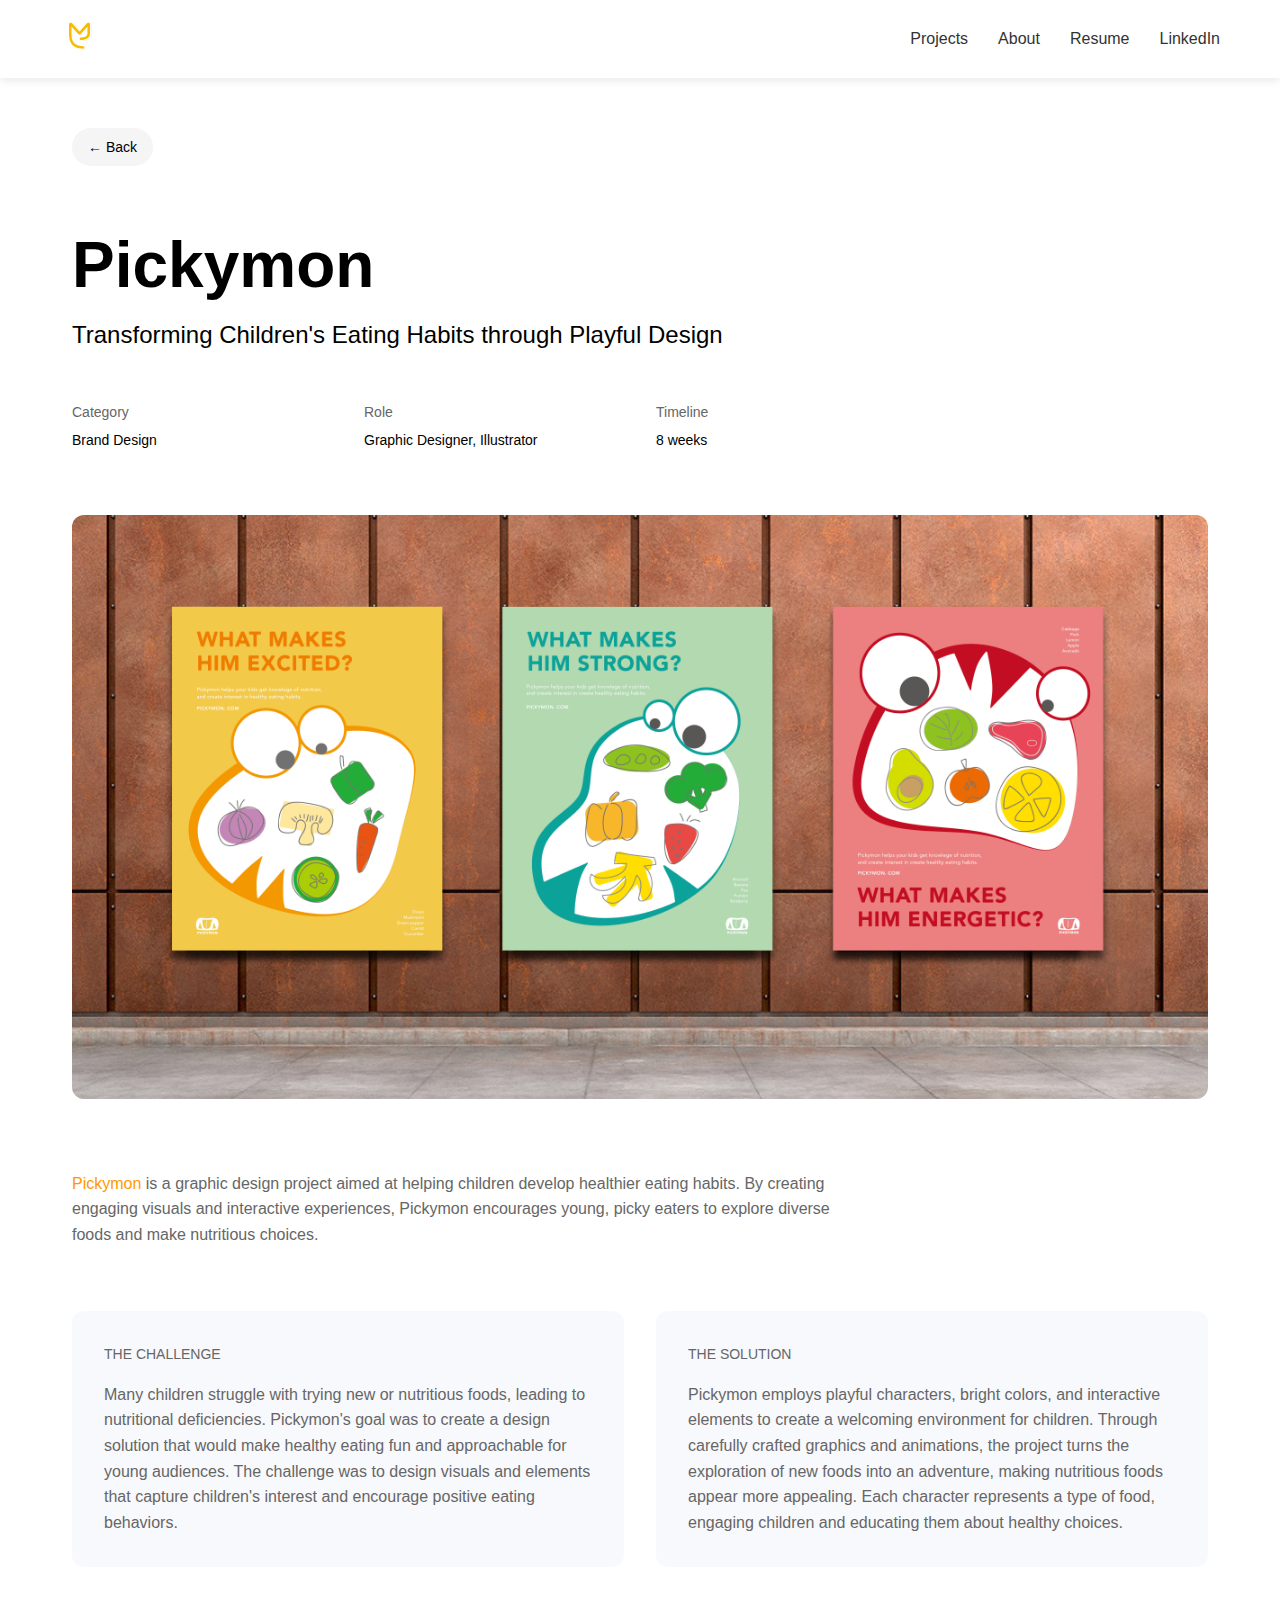
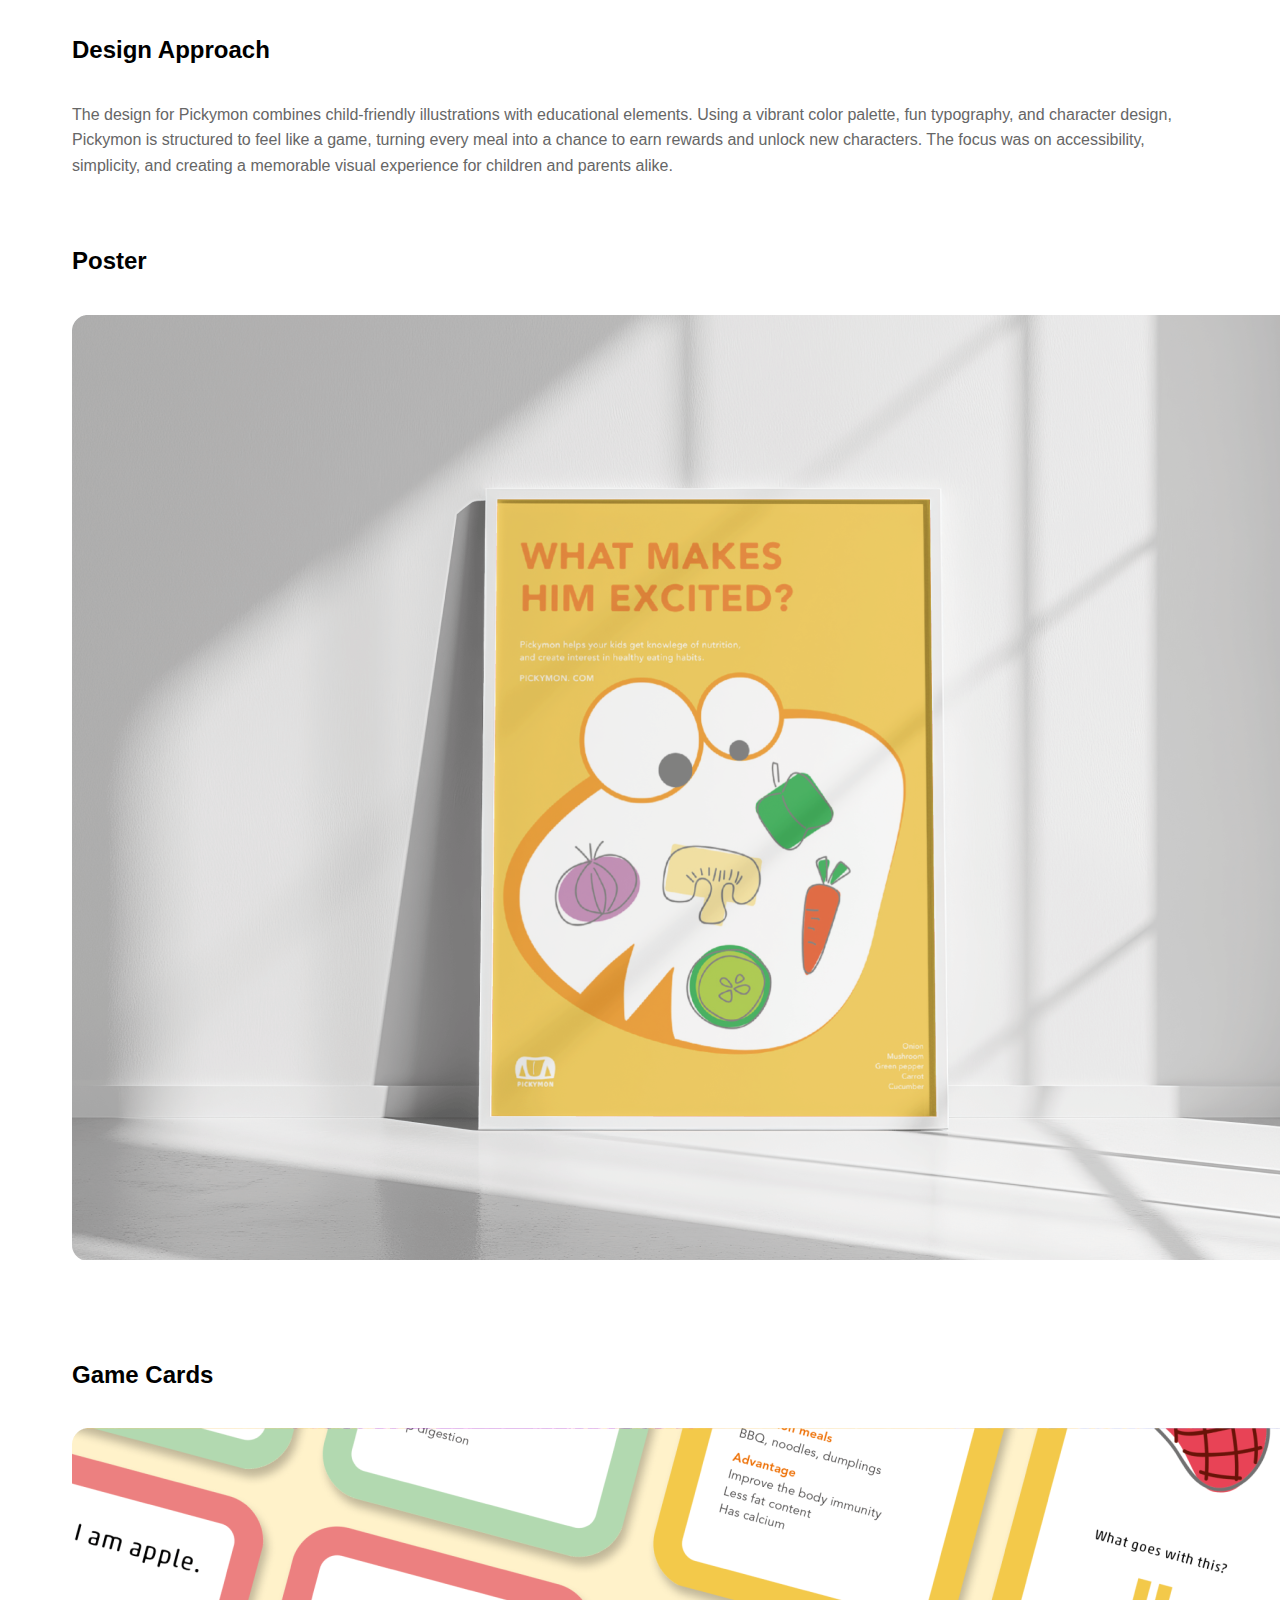
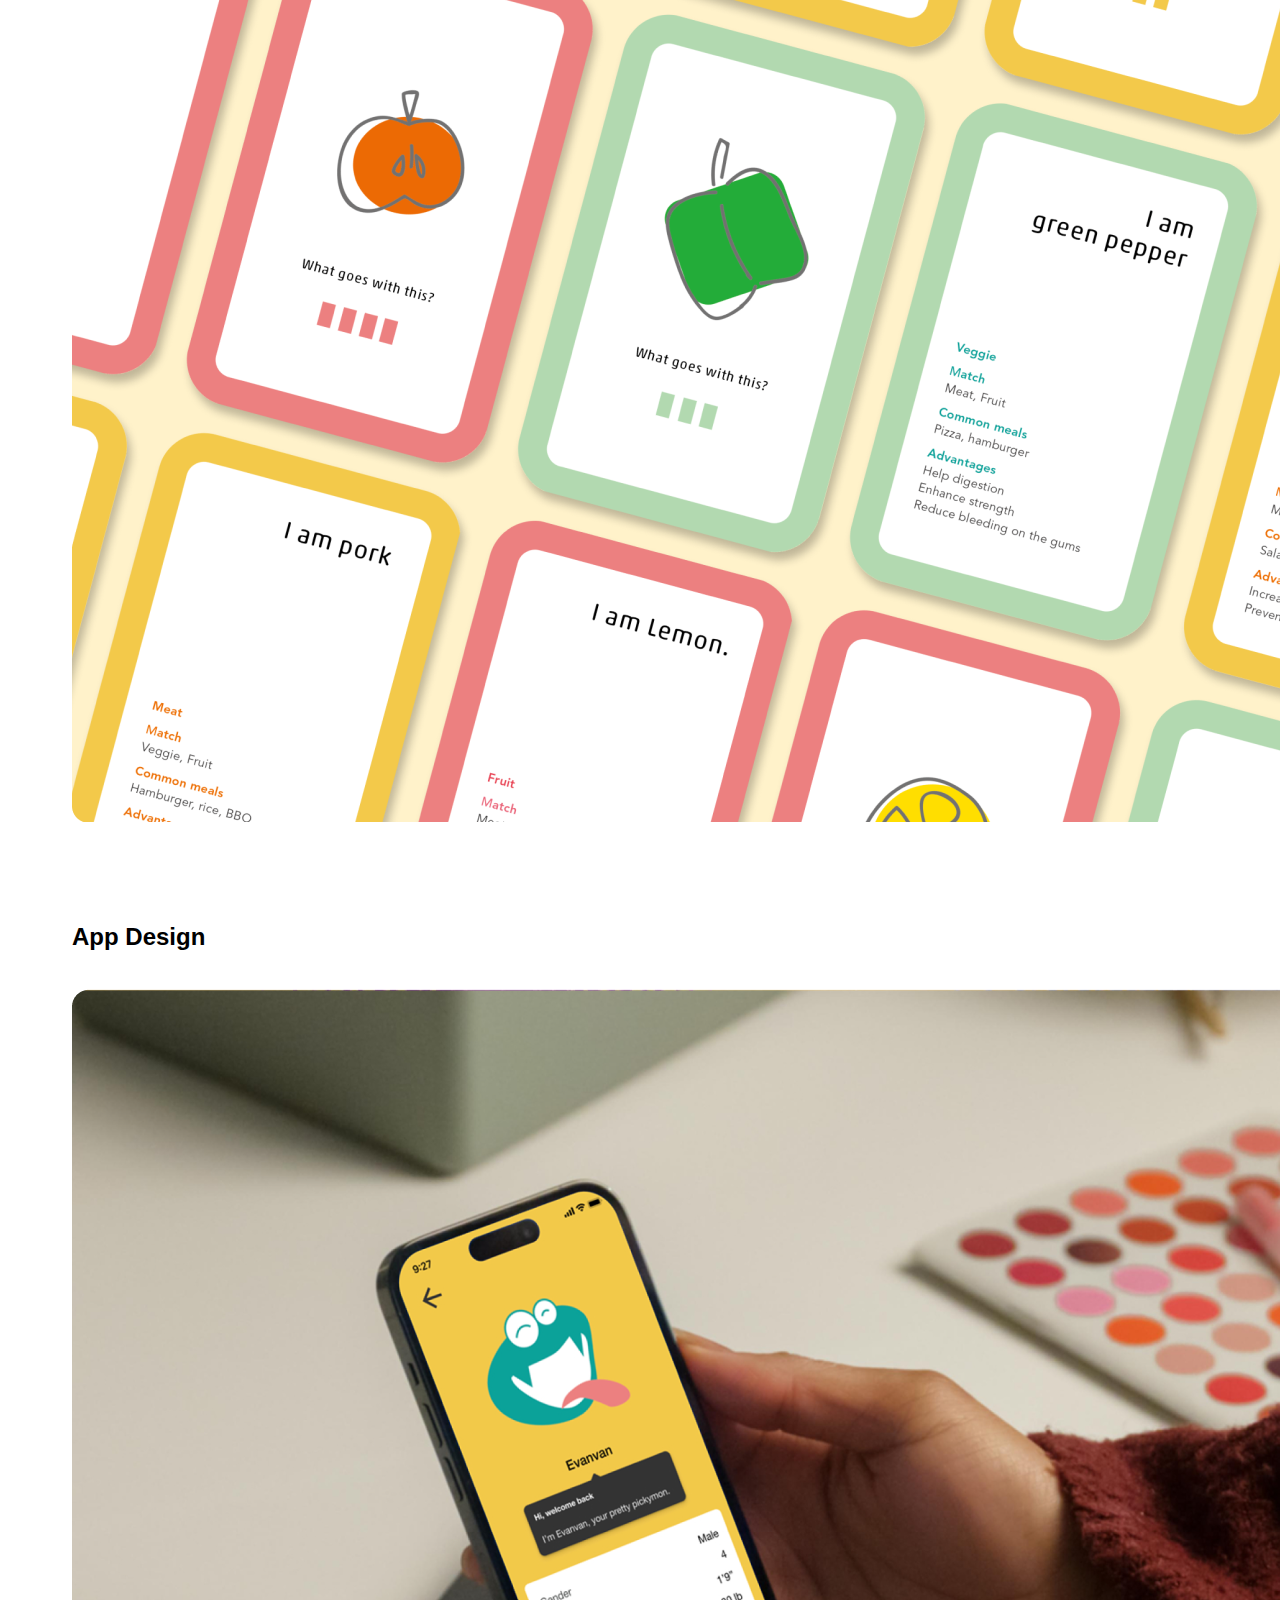
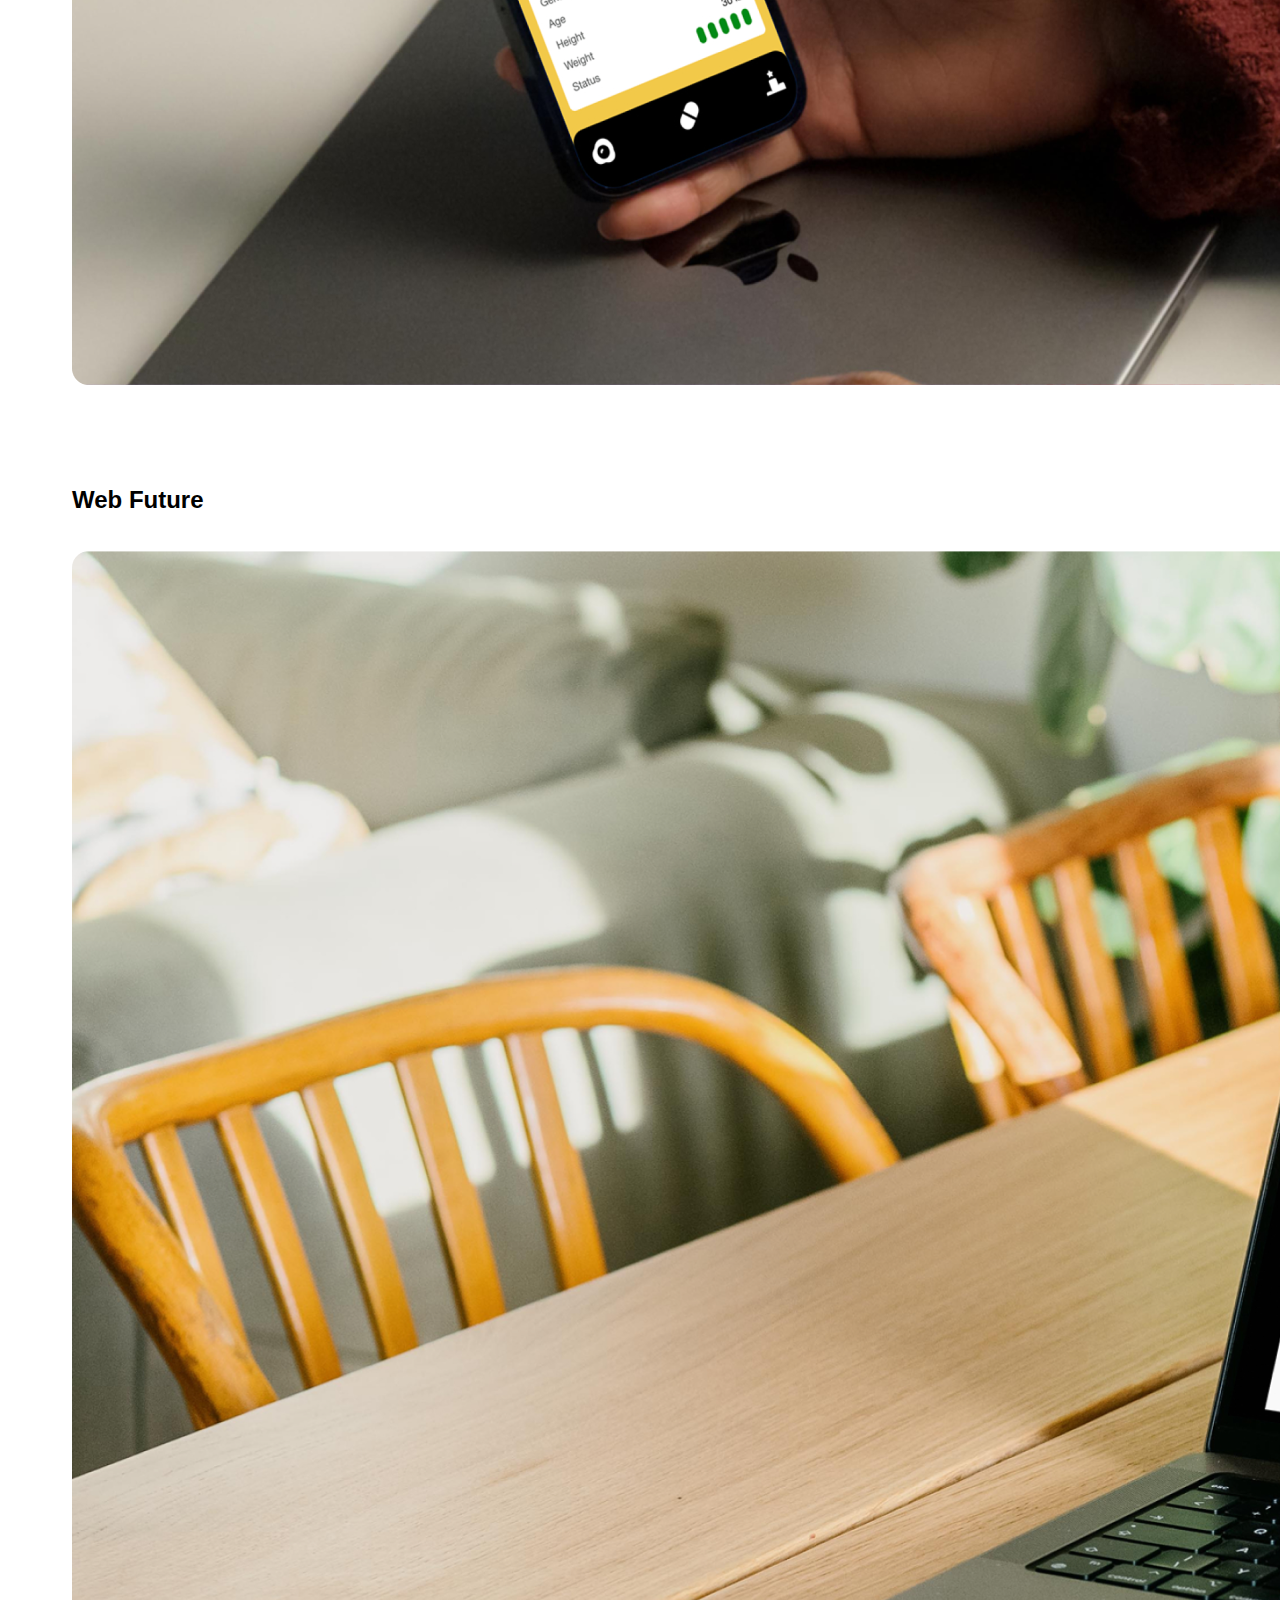
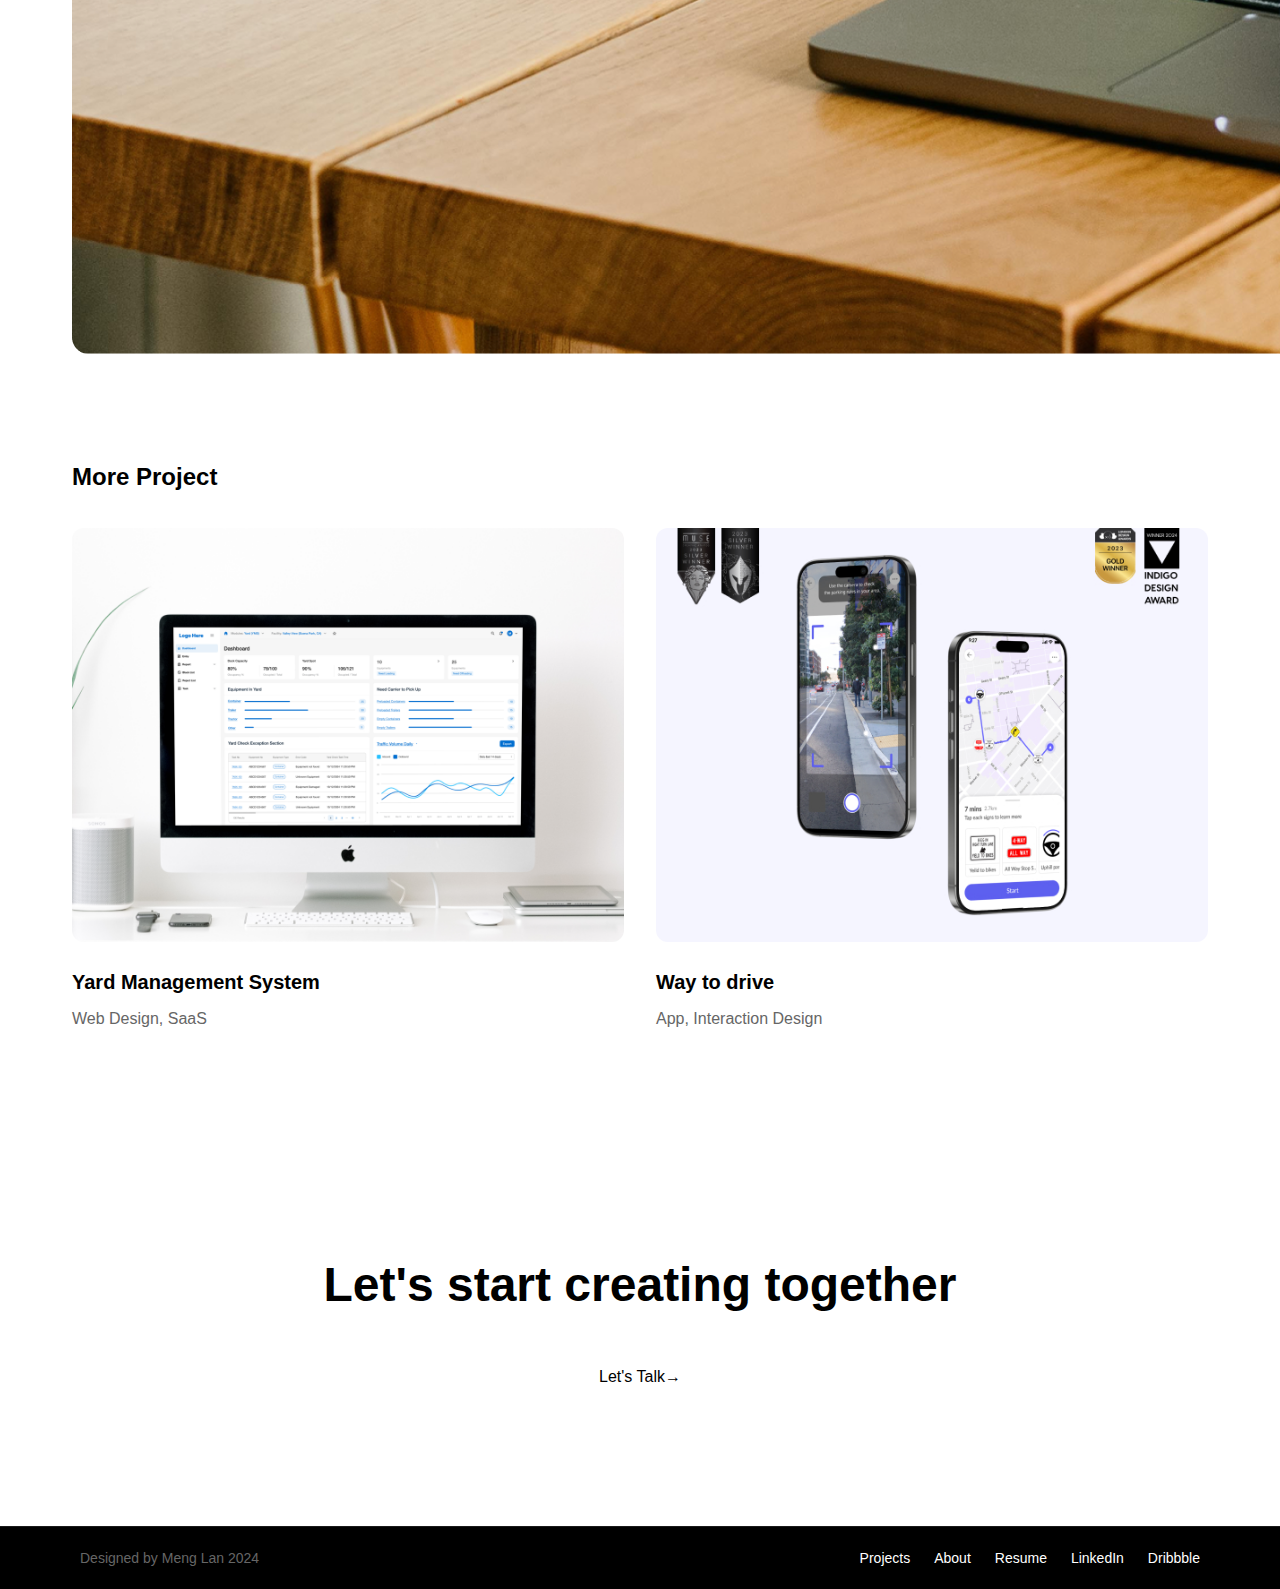
<file: pickymon.html>
<!DOCTYPE html>
<html lang="en">
<head>
    <meta charset="UTF-8">
    <meta name="viewport" content="width=device-width, initial-scale=1.0">
    <title>Pickymon - Project Details</title>
    <link href="https://fonts.googleapis.com/icon?family=Material+Icons" rel="stylesheet">
    <link rel="stylesheet" href="assets/css/styles.css">
</head>
<body class="preload">
    <header>
        <nav>
            <div class="logo">
                <a href="index.html">
                    <img src="assets/img/logo.svg" alt="Logo">
                </a>
            </div>
            <!-- Desktop Navigation -->
            <div class="desktop-nav">
                <a href="index.html">Projects</a>
                <a href="about.html">About</a>
                <a href="https://drive.google.com/file/d/1-tQKIA-VN73FQQcck2pSiNM1PmIaoV1A/view?usp=sharing" target="_blank">Resume</a>
                <a href="https://www.linkedin.com/in/mlan14/" target="_blank">LinkedIn</a>
            </div>
            <!-- Mobile Navigation -->
            <button class="menu-toggle">
                <span class="material-icons">menu</span>
            </button>
            <div class="mobile-nav">
                <a href="index.html">Projects</a>
                <a href="about.html">About</a>
                <a href="https://drive.google.com/file/d/1-tQKIA-VN73FQQcck2pSiNM1PmIaoV1A/view?usp=sharing" target="_blank">Resume</a>
                <a href="https://www.linkedin.com/in/mlan14/" target="_blank">LinkedIn</a>
            </div>
        </nav>
    </header>

    <main class="project-container">
        <div class="back-link">
            <a href="index.html">← Back</a>
        </div>

        <h1>Pickymon</h1>
        <p class="subtitle">Transforming Children's Eating Habits through Playful Design</p>
        
        <div class="metadata">
            <div class="metadata-item">
                <h3>Category</h3>
                <p>Brand Design</p>
            </div>
            <div class="metadata-item">
                <h3>Role</h3>
                <p>Graphic Designer, Illustrator</p>
            </div>
            <div class="metadata-item">
                <h3>Timeline</h3>
                <p>8 weeks</p>
            </div>
        </div>

        <div class="project-hero">
            <img src="assets/img/pickymon/Pickymon-header.png" alt="Three colorful Pickymon posters showing food arrangements">
        </div>

        <div class="project-content">
            <p class="intro-text">
                <span class="highlight">Pickymon</span> is a graphic design project aimed at helping children develop healthier eating habits. By creating engaging visuals and interactive experiences, Pickymon encourages young, picky eaters to explore diverse foods and make nutritious choices.
            </p>

            <div class="challenge-solution">
                <div class="challenge">
                    <h2>THE CHALLENGE</h2>
                    <p>Many children struggle with trying new or nutritious foods, leading to nutritional deficiencies. Pickymon's goal was to create a design solution that would make healthy eating fun and approachable for young audiences. The challenge was to design visuals and elements that capture children's interest and encourage positive eating behaviors.</p>
                </div>
                <div class="solution">
                    <h2>THE SOLUTION</h2>
                    <p>Pickymon employs playful characters, bright colors, and interactive elements to create a welcoming environment for children. Through carefully crafted graphics and animations, the project turns the exploration of new foods into an adventure, making nutritious foods appear more appealing. Each character represents a type of food, engaging children and educating them about healthy choices.</p>
                </div>
            </div>

            <div class="design-approach">
                <h2>Design Approach</h2>
                <p>The design for Pickymon combines child-friendly illustrations with educational elements. Using a vibrant color palette, fun typography, and character design, Pickymon is structured to feel like a game, turning every meal into a chance to earn rewards and unlock new characters. The focus was on accessibility, simplicity, and creating a memorable visual experience for children and parents alike.</p>
            </div>

            <!-- <div class="logo-section">
                <h2>Logo</h2>
                <div class="logo-grid">
                    <img src="assets/img/pickymon/logo-1.png" alt="Pickymon logo design">
                    <img src="assets/img/pickymon/logo-2.png" alt="Pickymon logo variations">
                </div>
            </div> -->

            <div class="section">
                <h2>Poster</h2>
                <div class="image-grid">
                    <img src="assets/img/pickymon/pickymon-poster-1.png" alt="Pickymon poster display">
                    <img src="assets/img/pickymon/pickymon-poster-2.png" alt="Pickymon posters on wall">
                </div>
            </div>

            <div class="section">
                <h2>Game Cards</h2>
                <div class="image-grid">
                    <img src="assets/img/pickymon/pickymon-gamecard-1.png" alt="Pickymon game cards layout">
                    <img src="assets/img/pickymon/pickymon-gamecard-2.png" alt="Pickymon card deck mockup">
                </div>
            </div>

            <div class="section">
                <h2>App Design</h2>
                <div class="image-grid">
                    <img src="assets/img/pickymon/pickymon-app-1.png" alt="Pickymon app interface">
                    <img src="assets/img/pickymon/pickymon-app-2.png" alt="Pickymon app screens">
                </div>
            </div>

            <div class="web-section">
                <h2>Web Future</h2>
                <img src="assets/img/pickymon/pickymon-web.png" alt="Pickymon website on laptop">
            </div>
        </div>

        <div class="more-projects">
            <div class="more-projects-header">
                <h2>More Project</h2>
                <!-- <div class="project-nav">
                    <button class="nav-arrow">←</button>
                    <button class="nav-arrow">→</button>
                </div> -->
            </div>
            <div class="projects-grid">
                <a href="yms.html" class="project-card">
                    <img src="assets/img/cover-yms.png" alt="Yard Management System">
                    <h3>Yard Management System</h3>
                    <p>Web Design, SaaS</p>
                </a>
                <a href="waytodrive.html" class="project-card">
                    <img src="assets/img/cover-waytodrive.png" alt="Way to drive">
                    <h3>Way to drive</h3>
                    <p>App, Interaction Design</p>
                </a>
            </div>
        </div>
    </main>

    <section class="contact">
        <h1>Let's start creating together</h1>
        <a href="#" class="lets-talk-btn">Let's Talk <span>→</span></a>
    </section>

    <footer>
        <div>
            <p>Designed by Meng Lan 2024</p>
            <nav>
                <a href="index.html">Projects</a>
                <a href="about.html">About</a>
                <a href="https://drive.google.com/file/d/1-tQKIA-VN73FQQcck2pSiNM1PmIaoV1A/view?usp=sharing" target="_blank">Resume</a>
                <a href="https://www.linkedin.com/in/mlan14/" target="_blank">LinkedIn</a>
                <a href="https://dribbble.com/mlan14" target="_blank">Dribbble</a>
            </nav>
        </div>
    </footer>

    <script src="assets/js/main.js"></script>
</body>
</html>
</file>
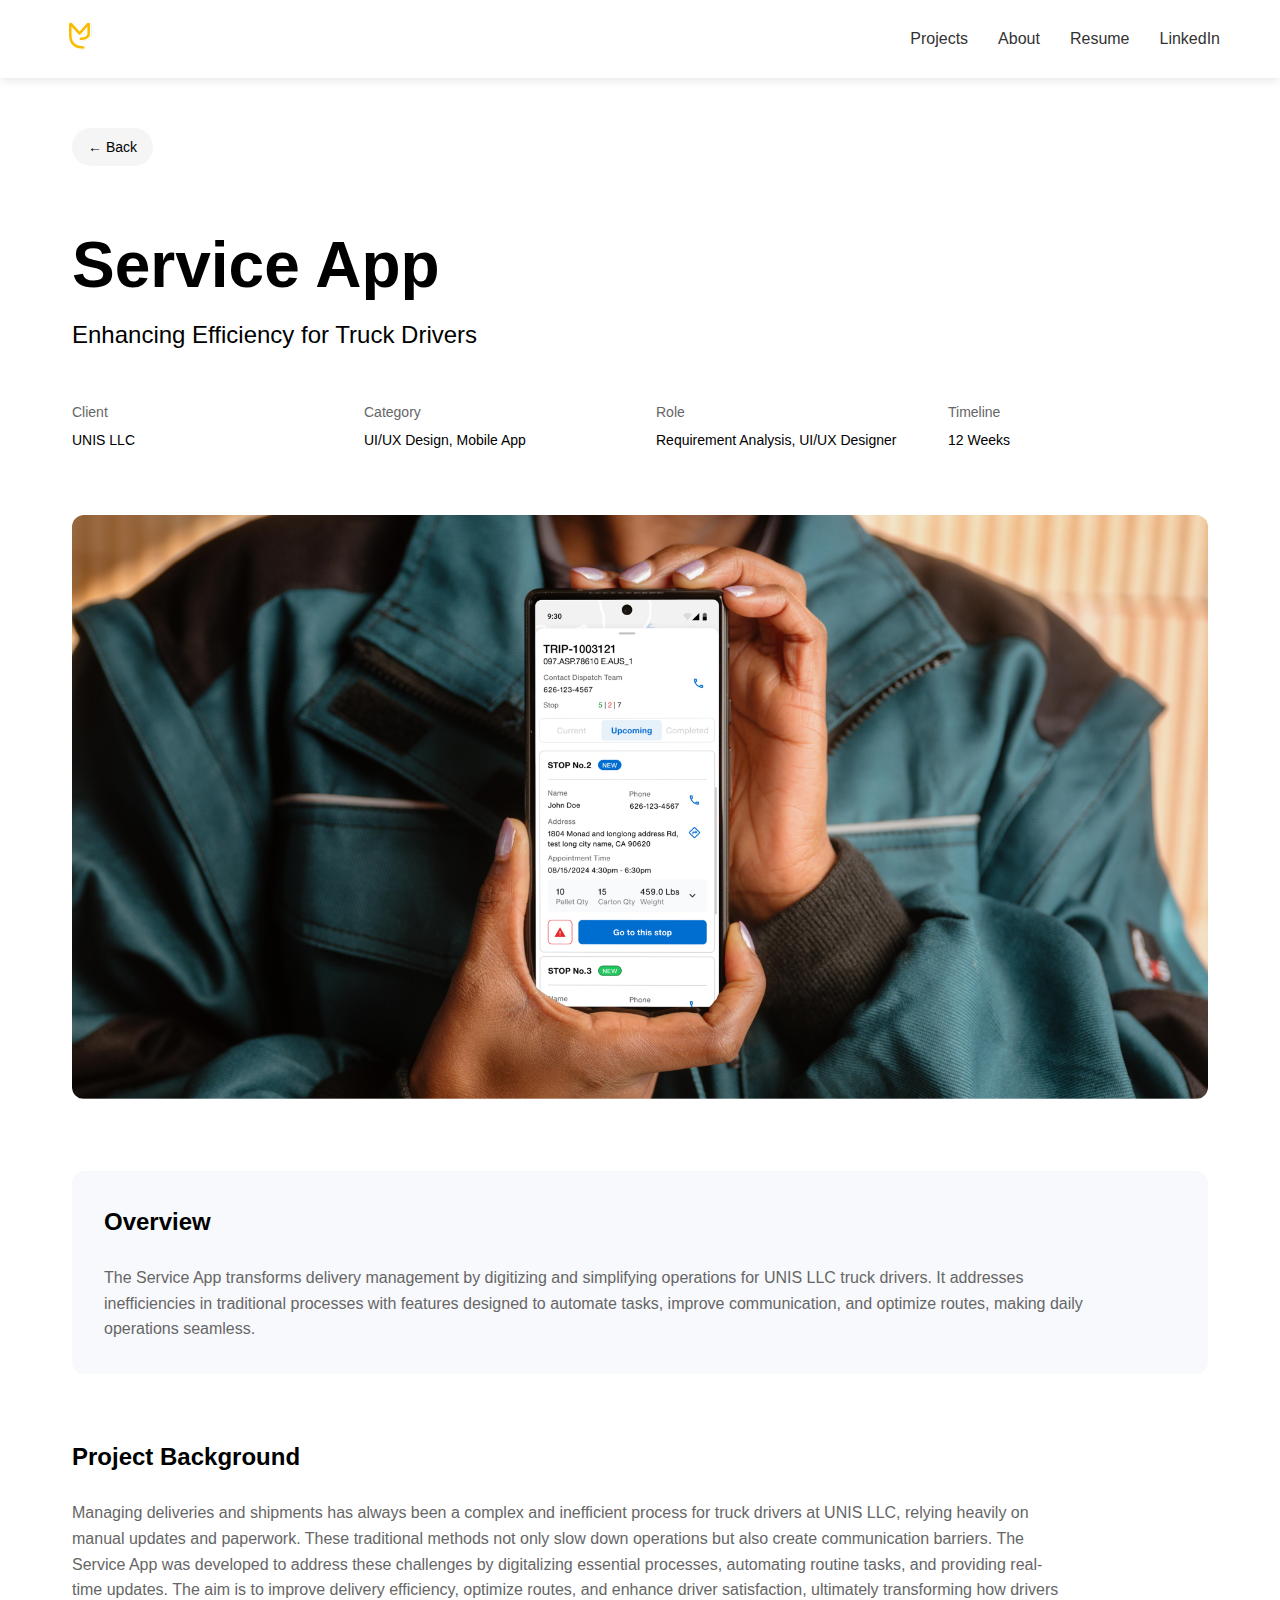
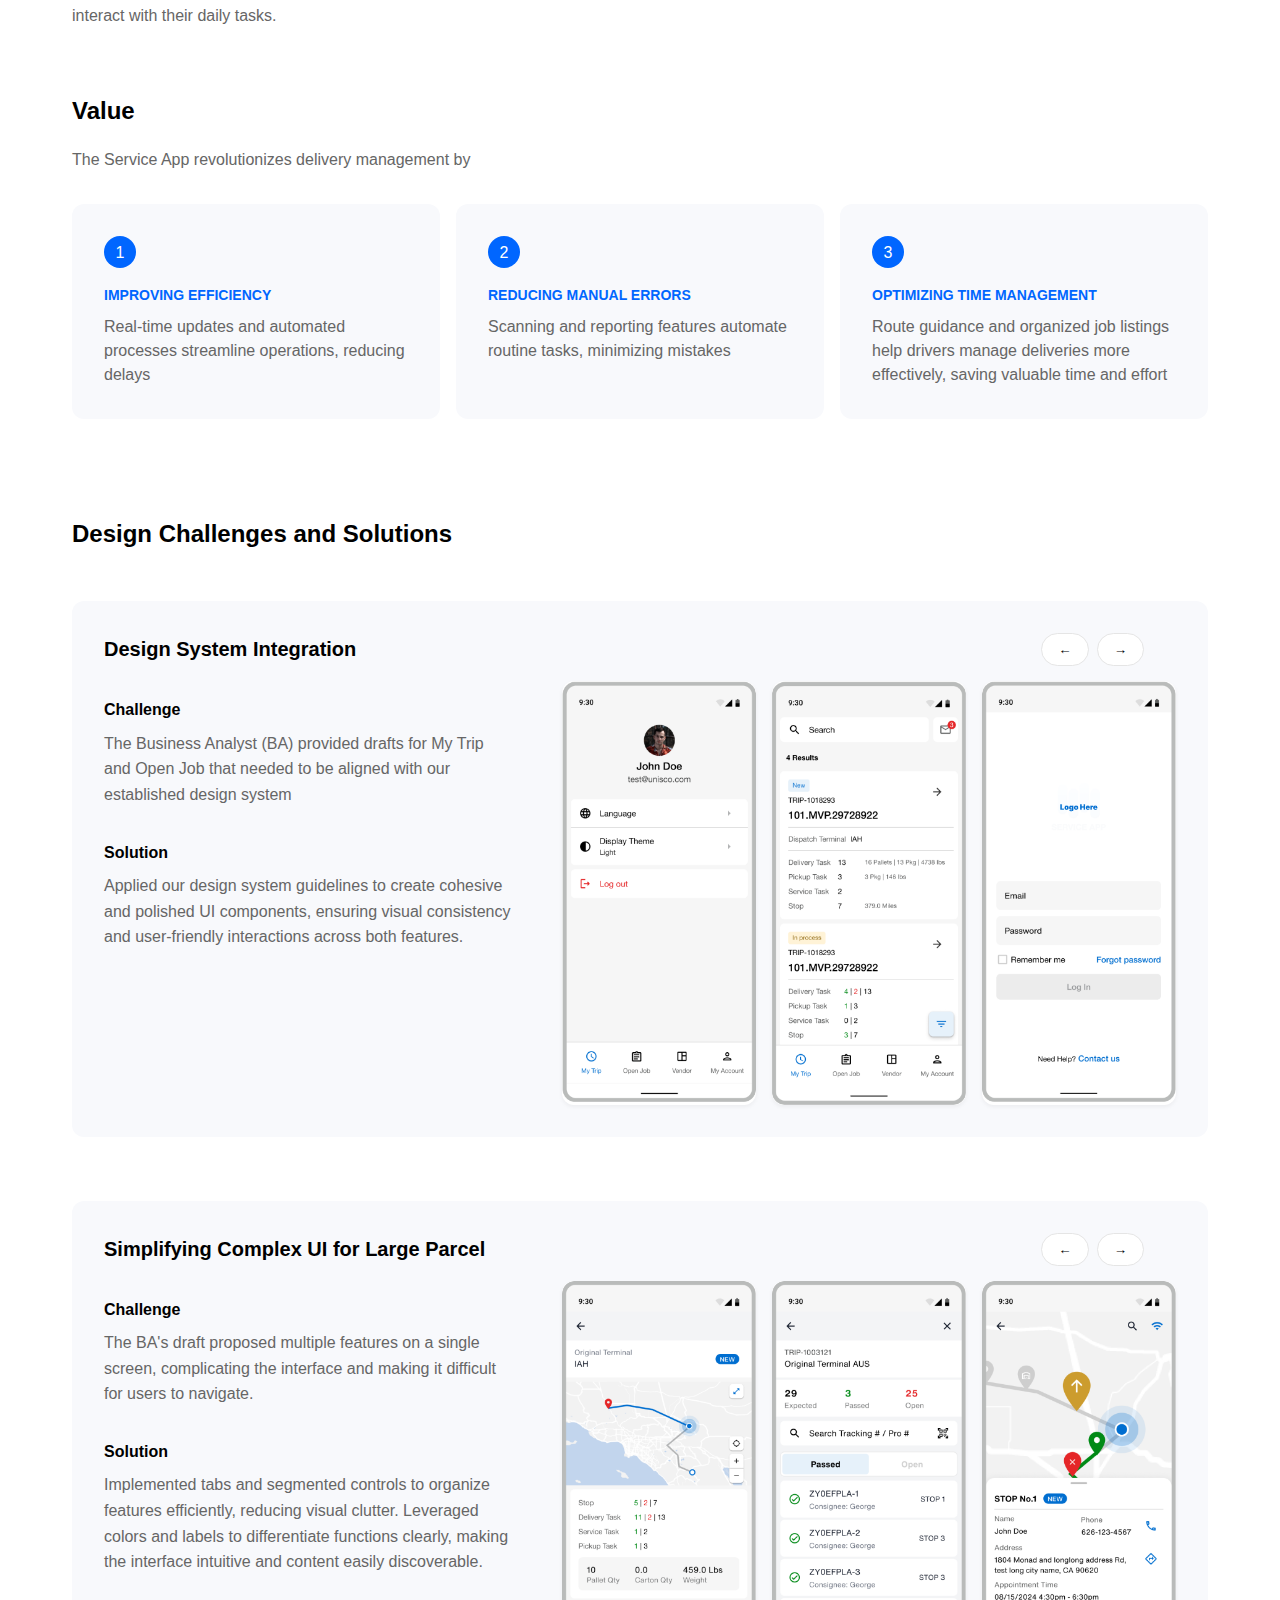
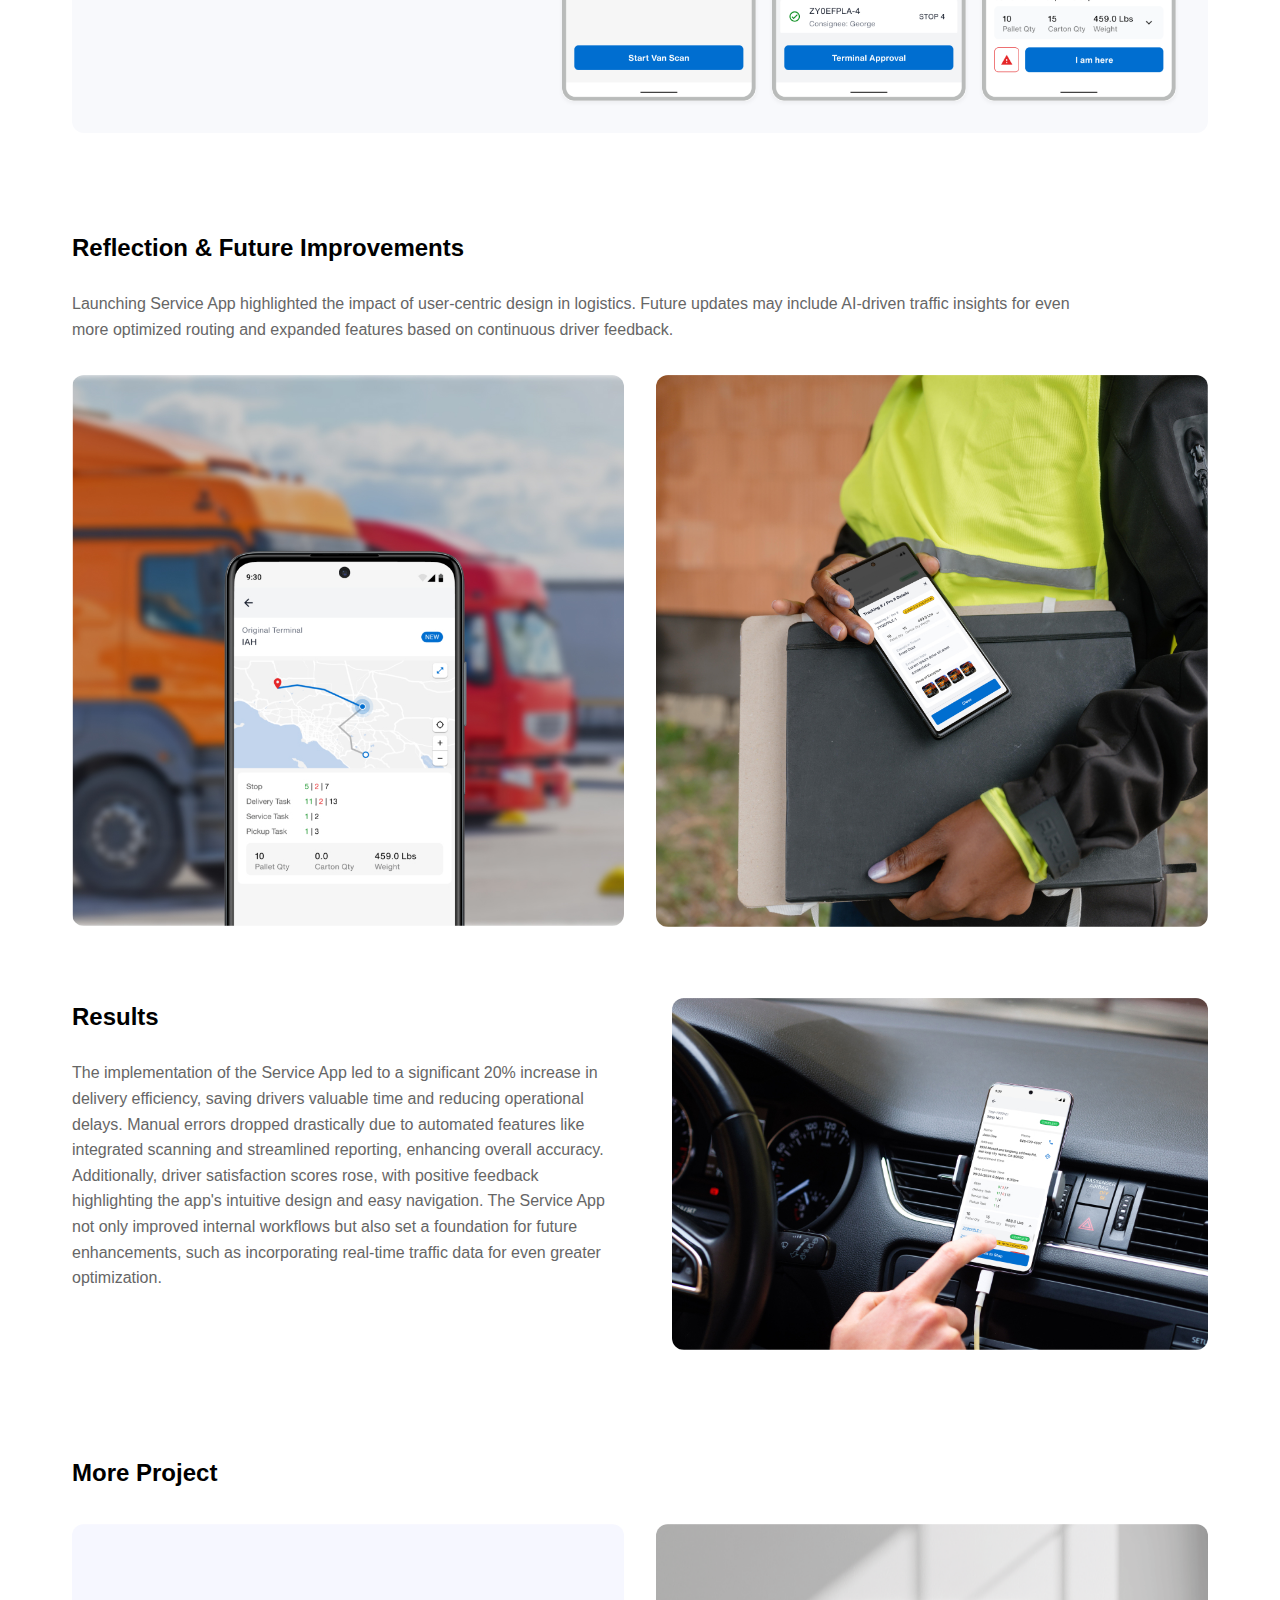
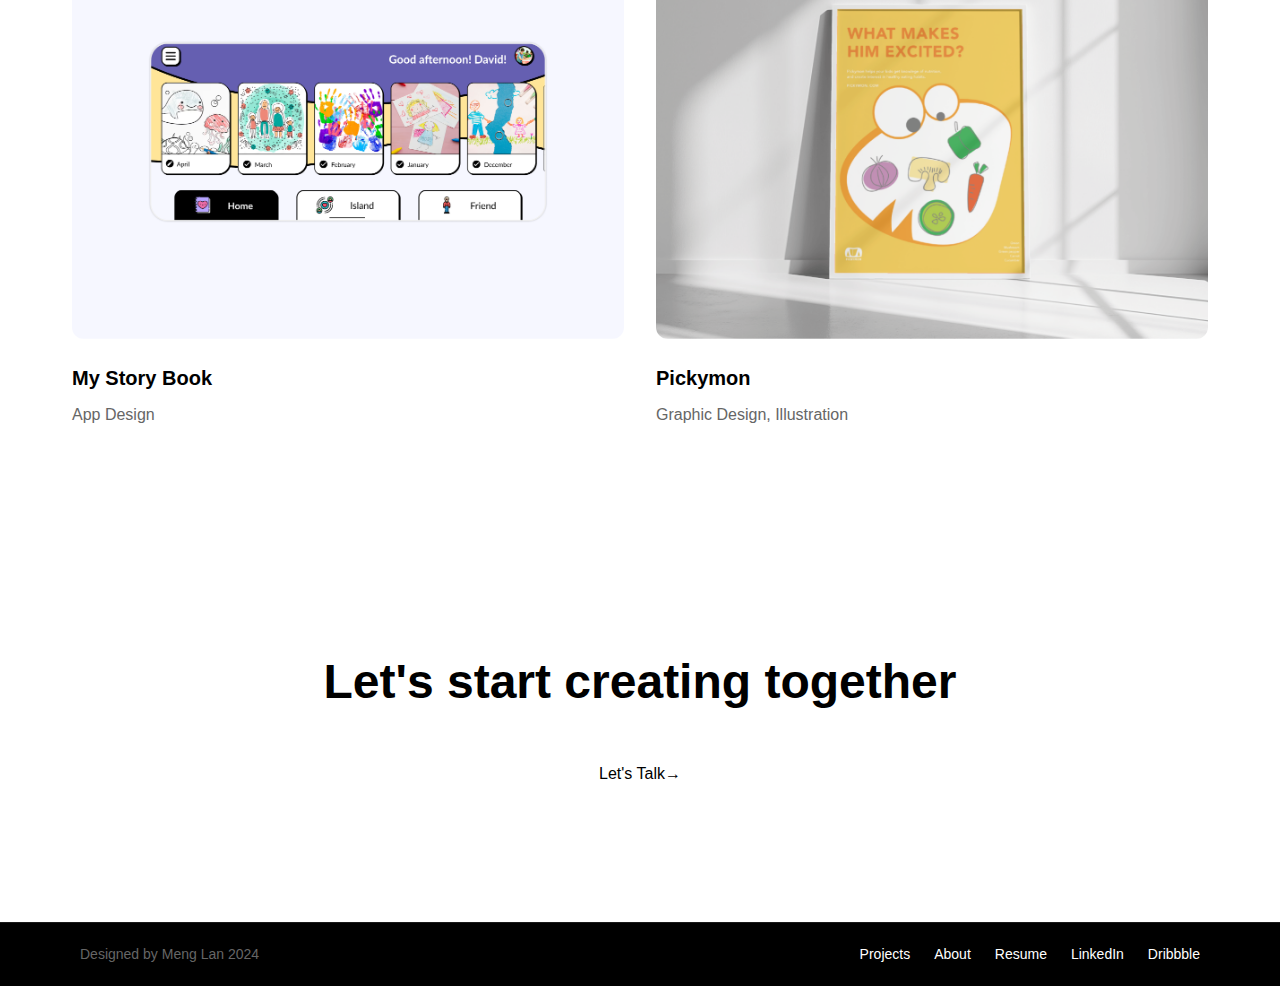
<file: serviceapp.html>
<!DOCTYPE html>
<html lang="en">
<head>
    <meta charset="UTF-8">
    <meta name="viewport" content="width=device-width, initial-scale=1.0">
    <title>Service App - Project Case Study</title>
    <link href="https://fonts.googleapis.com/icon?family=Material+Icons" rel="stylesheet">
    <link rel="stylesheet" href="assets/css/styles.css">
    <link rel="stylesheet" href="assets/css/grid.css">
</head>
<body>
    <header>
        <nav>
            <div class="logo">
                <a href="index.html">
                    <img src="assets/img/logo.svg" alt="Logo">
                </a>
            </div>
            <!-- Desktop Navigation -->
            <div class="desktop-nav">
                <a href="index.html">Projects</a>
                <a href="about.html">About</a>
                <a href="https://drive.google.com/file/d/1-tQKIA-VN73FQQcck2pSiNM1PmIaoV1A/view?usp=sharing" target="_blank">Resume</a>
                <a href="https://www.linkedin.com/in/mlan14/" target="_blank">LinkedIn</a>
            </div>
            <!-- Mobile Navigation -->
            <button class="menu-toggle">
                <span class="material-icons">menu</span>
            </button>
            <div class="mobile-nav">
                <a href="index.html">Projects</a>
                <a href="about.html">About</a>
                <a href="https://drive.google.com/file/d/1-tQKIA-VN73FQQcck2pSiNM1PmIaoV1A/view?usp=sharing" target="_blank">Resume</a>
                <a href="https://www.linkedin.com/in/mlan14/" target="_blank">LinkedIn</a>
            </div>
        </nav>
    </header>

    <main class="project-container">
        <div class="back-link">
            <a href="index.html">← Back</a>
        </div>

        <h1>Service App</h1>
        <p class="subtitle">Enhancing Efficiency for Truck Drivers</p>
        
        <div class="metadata">
            <div class="metadata-item">
                <h3>Client</h3>
                <p>UNIS LLC</p>
            </div>
            <div class="metadata-item">
                <h3>Category</h3>
                <p>UI/UX Design, Mobile App</p>
            </div>
            <div class="metadata-item">
                <h3>Role</h3>
                <p>Requirement Analysis, UI/UX Designer</p>
            </div>
            <div class="metadata-item">
                <h3>Timeline</h3>
                <p>12 Weeks</p>
            </div>
        </div>

        <div class="project-hero">
            <img src="assets/img/serviceapp/hero.jpg" alt="Service App interface shown on a smartphone">
        </div>

        <div class="project-content">
            <section class="overview">
                <h2>Overview</h2>
                <div class="overview-content">
                    <p>The Service App transforms delivery management by digitizing and simplifying operations for UNIS LLC truck drivers. It addresses inefficiencies in traditional processes with features designed to automate tasks, improve communication, and optimize routes, making daily operations seamless.</p>
                </div>
            </section>

            <section class="project-background">
                <h2>Project Background</h2>
                <div class="background-content">
                    <p>Managing deliveries and shipments has always been a complex and inefficient process for truck drivers at UNIS LLC, relying heavily on manual updates and paperwork. These traditional methods not only slow down operations but also create communication barriers. The Service App was developed to address these challenges by digitalizing essential processes, automating routine tasks, and providing real-time updates. The aim is to improve delivery efficiency, optimize routes, and enhance driver satisfaction, ultimately transforming how drivers interact with their daily tasks.</p>
                </div>
            </section>
        </div>

        <section class="value">
            <h2>Value</h2>
            <p>The Service App revolutionizes delivery management by</p>
            
            <div class="value-grid">
                <div class="value-item">
                    <div class="value-number">1</div>
                    <h3>IMPROVING EFFICIENCY</h3>
                    <p>Real-time updates and automated processes streamline operations, reducing delays</p>
                </div>
                <div class="value-item">
                    <div class="value-number">2</div>
                    <h3>REDUCING MANUAL ERRORS</h3>
                    <p>Scanning and reporting features automate routine tasks, minimizing mistakes</p>
                </div>
                <div class="value-item">
                    <div class="value-number">3</div>
                    <h3>OPTIMIZING TIME MANAGEMENT</h3>
                    <p>Route guidance and organized job listings help drivers manage deliveries more effectively, saving valuable time and effort</p>
                </div>
            </div>
        </section>

        <!-- <section class="launching">
            <h2>Launching the Project</h2>
            <h3>Building a product from the ground up to revolutionize driver efficiency</h3>
            
            <p>Creating a logistics tool for truck drivers requires a fresh, thoughtful approach. Service App was developed from the ground up to replace outdated, cumbersome systems. Our vision was to design a seamless, intuitive, and accessible app that empowers drivers by simplifying workflows, reducing inefficiencies, and providing real-time updates. The result is a cohesive interface built for clarity and usability, enabling drivers to manage their deliveries effortlessly.</p>

            <div class="timeline">
                <div class="timeline-header">
                    <span>Week 1-2</span>
                    <span>Week 3-4</span>
                    <span>Week 5-6</span>
                    <span>Week 7-8</span>
                    <span>Week 9-10</span>
                    <span>Week 11-12</span>
                </div>
                
                <div class="timeline-content">
                    <div class="timeline-item" style="grid-column: 1 / 3;">
                        <div class="timeline-icon">
                            <span class="material-icons">search</span>
                        </div>
                        <p>UX Research & Interviews</p>
                    </div>
                    
                    <div class="timeline-item" style="grid-column: 2 / 4;">
                        <div class="timeline-icon">
                            <span class="material-icons">edit</span>
                        </div>
                        <p>IA, Wireframing & Prototyping</p>
                    </div>
                    
                    <div class="timeline-item" style="grid-column: 3 / 5;">
                        <div class="timeline-icon">
                            <span class="material-icons">person</span>
                        </div>
                        <p>User Testing</p>
                    </div>
                    
                    <div class="timeline-item" style="grid-column: 4 / 6;">
                        <div class="timeline-icon">
                            <span class="material-icons">palette</span>
                        </div>
                        <p>Hi-Fi Design & Flow Building</p>
                    </div>
                    
                    <div class="timeline-item" style="grid-column: 5 / 7;">
                        <div class="timeline-icon">
                            <span class="material-icons">code</span>
                        </div>
                        <p>Developer Hand-off & Design Maintenance</p>
                    </div>
                    
                    <div class="timeline-item" style="grid-column: 6 / 7;">
                        <div class="timeline-icon">
                            <span class="material-icons">rocket_launch</span>
                        </div>
                        <p>Test & Launch</p>
                    </div>
                </div>
            </div>
        </section> -->

        <!-- <section class="key-features">
            <h2>Key Features</h2>
            
            <div class="features-grid">
                <div class="feature-card blue" data-feature="MY TRIP">
                    <div class="feature-number">1</div>
                    <h3>MY TRIP</h3>
                    <p>Real-time updates, cargo status, and detailed route information</p>
                </div>

                <div class="feature-card white" data-feature="OPEN JOB">
                    <div class="feature-number">2</div>
                    <h3>OPEN JOB</h3>
                    <p>A simplified interface to manage and accept available jobs efficiently</p>
                </div>

                <div class="feature-card white" data-feature="LARGE PARCEL">
                    <div class="feature-number">3</div>
                    <h3>LARGE PARCEL</h3>
                    <p>An integrated scanning tool and route guidance to expedite delivery verification</p>
                </div>
            </div>

            <div class="feature-showcase">
                <div class="prototype-container">
                    <iframe style="border: 1px solid rgba(0, 0, 0, 0.1);" width="800" height="800" 
                    src="https://embed.figma.com/proto/1MVOO5CTno7yiQZ3fEjcbO/Service-App-(Copy)?page-id=0%3A1&node-id=1311-32965&node-type=frame&viewport=2039%2C325%2C0.31&scaling=min-zoom&content-scaling=responsive&starting-point-node-id=1311%3A32965&embed-host=share" allowfullscreen>
                        
                    </iframe>
                </div>
            </div>
        </section> -->

        <section class="design-challenges">
            <h2>Design Challenges and Solutions</h2>

            <div class="challenge-block">
                <div class="challenge-content">
                    <h3>Design System Integration</h3>
                    
                    <div class="challenge-section">
                        <h4>Challenge</h4>
                        <p>The Business Analyst (BA) provided drafts for My Trip and Open Job that needed to be aligned with our established design system</p>
                    </div>

                    <div class="challenge-section">
                        <h4>Solution</h4>
                        <p>Applied our design system guidelines to create cohesive and polished UI components, ensuring visual consistency and user-friendly interactions across both features.</p>
                    </div>
                </div>

                <div class="challenge-screens">
                    <div class="carousel-nav">
                        <button class="nav-arrow prev">←</button>
                        <button class="nav-arrow next">→</button>
                    </div>
                    <div class="screens-grid" id="designSystemCarousel">
                        <div class="screen-item">
                            <img src="assets/img/serviceapp/challenge-1/screen-1.png" alt="Screen 1">
                        </div>
                        <div class="screen-item">
                            <img src="assets/img/serviceapp/challenge-1/screen-2.png" alt="Screen 2">
                        </div>
                        <div class="screen-item">
                            <img src="assets/img/serviceapp/challenge-1/screen-3.png" alt="Screen 3">
                        </div>
                    </div>
                </div>
            </div>

            <div class="challenge-block">
                <div class="challenge-content">
                    <h3>Simplifying Complex UI for Large Parcel</h3>
                    
                    <div class="challenge-section">
                        <h4>Challenge</h4>
                        <p>The BA's draft proposed multiple features on a single screen, complicating the interface and making it difficult for users to navigate.</p>
                    </div>

                    <div class="challenge-section">
                        <h4>Solution</h4>
                        <p>Implemented tabs and segmented controls to organize features efficiently, reducing visual clutter. Leveraged colors and labels to differentiate functions clearly, making the interface intuitive and content easily discoverable.</p>
                    </div>
                </div>

                <div class="challenge-screens">
                    <div class="carousel-nav">
                        <button class="nav-arrow prev">←</button>
                        <button class="nav-arrow next">→</button>
                    </div>
                    <div class="screens-grid" id="largeParcelCarousel">
                        <div class="screen-item">
                            <img src="assets/img/serviceapp/challenge-2/screen-1.png" alt="Screen 1">
                        </div>
                        <div class="screen-item">
                            <img src="assets/img/serviceapp/challenge-2/screen-2.png" alt="Screen 2">
                        </div>
                        <div class="screen-item">
                            <img src="assets/img/serviceapp/challenge-2/screen-3.png" alt="Screen 3">
                        </div>
                    </div>
                </div>
            </div>
        </section>

        <section class="reflection">
            <h2>Reflection & Future Improvements</h2>
            <p>Launching Service App highlighted the impact of user-centric design in logistics. Future updates may include AI-driven traffic insights for even more optimized routing and expanded features based on continuous driver feedback.</p>
            
            <div class="reflection-grid">
                <div class="reflection-image">
                    <img src="assets/img/serviceapp/reflection-1.jpg" alt="Driver using Service App with safety vest">
                </div>
                <div class="reflection-image">
                    <img src="assets/img/serviceapp/reflection-2.jpg" alt="Service App map interface with trucks in background">
                </div>
            </div>

            <div class="results">
                <div class="results-grid">
                    <div class="results-text">
                        <h2>Results</h2>
                        <p>The implementation of the Service App led to a significant 20% increase in delivery efficiency, saving drivers valuable time and reducing operational delays. Manual errors dropped drastically due to automated features like integrated scanning and streamlined reporting, enhancing overall accuracy. Additionally, driver satisfaction scores rose, with positive feedback highlighting the app's intuitive design and easy navigation. The Service App not only improved internal workflows but also set a foundation for future enhancements, such as incorporating real-time traffic data for even greater optimization.</p>
                    </div>
                    <div class="results-image">
                        <img src="assets/img/serviceapp/results.jpg" alt="Service App being used in truck dashboard">
                    </div>
                </div>
            </div>
        </section>

        <div class="more-projects">
            <div class="more-projects-header">
                <h2>More Project</h2>
                <!-- <div class="project-nav">
                    <button class="nav-arrow">←</button>
                    <button class="nav-arrow">→</button>
                </div> -->
            </div>
            <div class="projects-grid">
                <a href="mystorybook.html" class="project-card">
                    <img src="assets/img/cover-mystorybook.png" alt="My Story Book interface">
                    <h3>My Story Book</h3>
                    <p>App Design</p>
                </a>
                <a href="pickymon.html" class="project-card">
                    <img src="assets/img/cover-pickymon.png" alt="Pickymon poster">
                    <h3>Pickymon</h3>
                    <p>Graphic Design, Illustration</p>
                </a>
            </div>
        </div>

    </main>

    <section class="contact">
        <h1>Let's start creating together</h1>
        <a href="#" class="lets-talk-btn">Let's Talk <span>→</span></a>
    </section>

    <footer>
        <div>
            <p>Designed by Meng Lan 2024</p>
            <nav>
                <a href="index.html">Projects</a>
                <a href="about.html">About</a>
                <a href="https://drive.google.com/file/d/1-tQKIA-VN73FQQcck2pSiNM1PmIaoV1A/view?usp=sharing" target="_blank">Resume</a>
                <a href="https://www.linkedin.com/in/mlan14/" target="_blank">LinkedIn</a>
                <a href="https://dribbble.com/mlan14" target="_blank">Dribbble</a>
            </nav>
        </div>
    </footer>

    <script src="assets/js/main.js"></script>
</body>
</html>
</file>
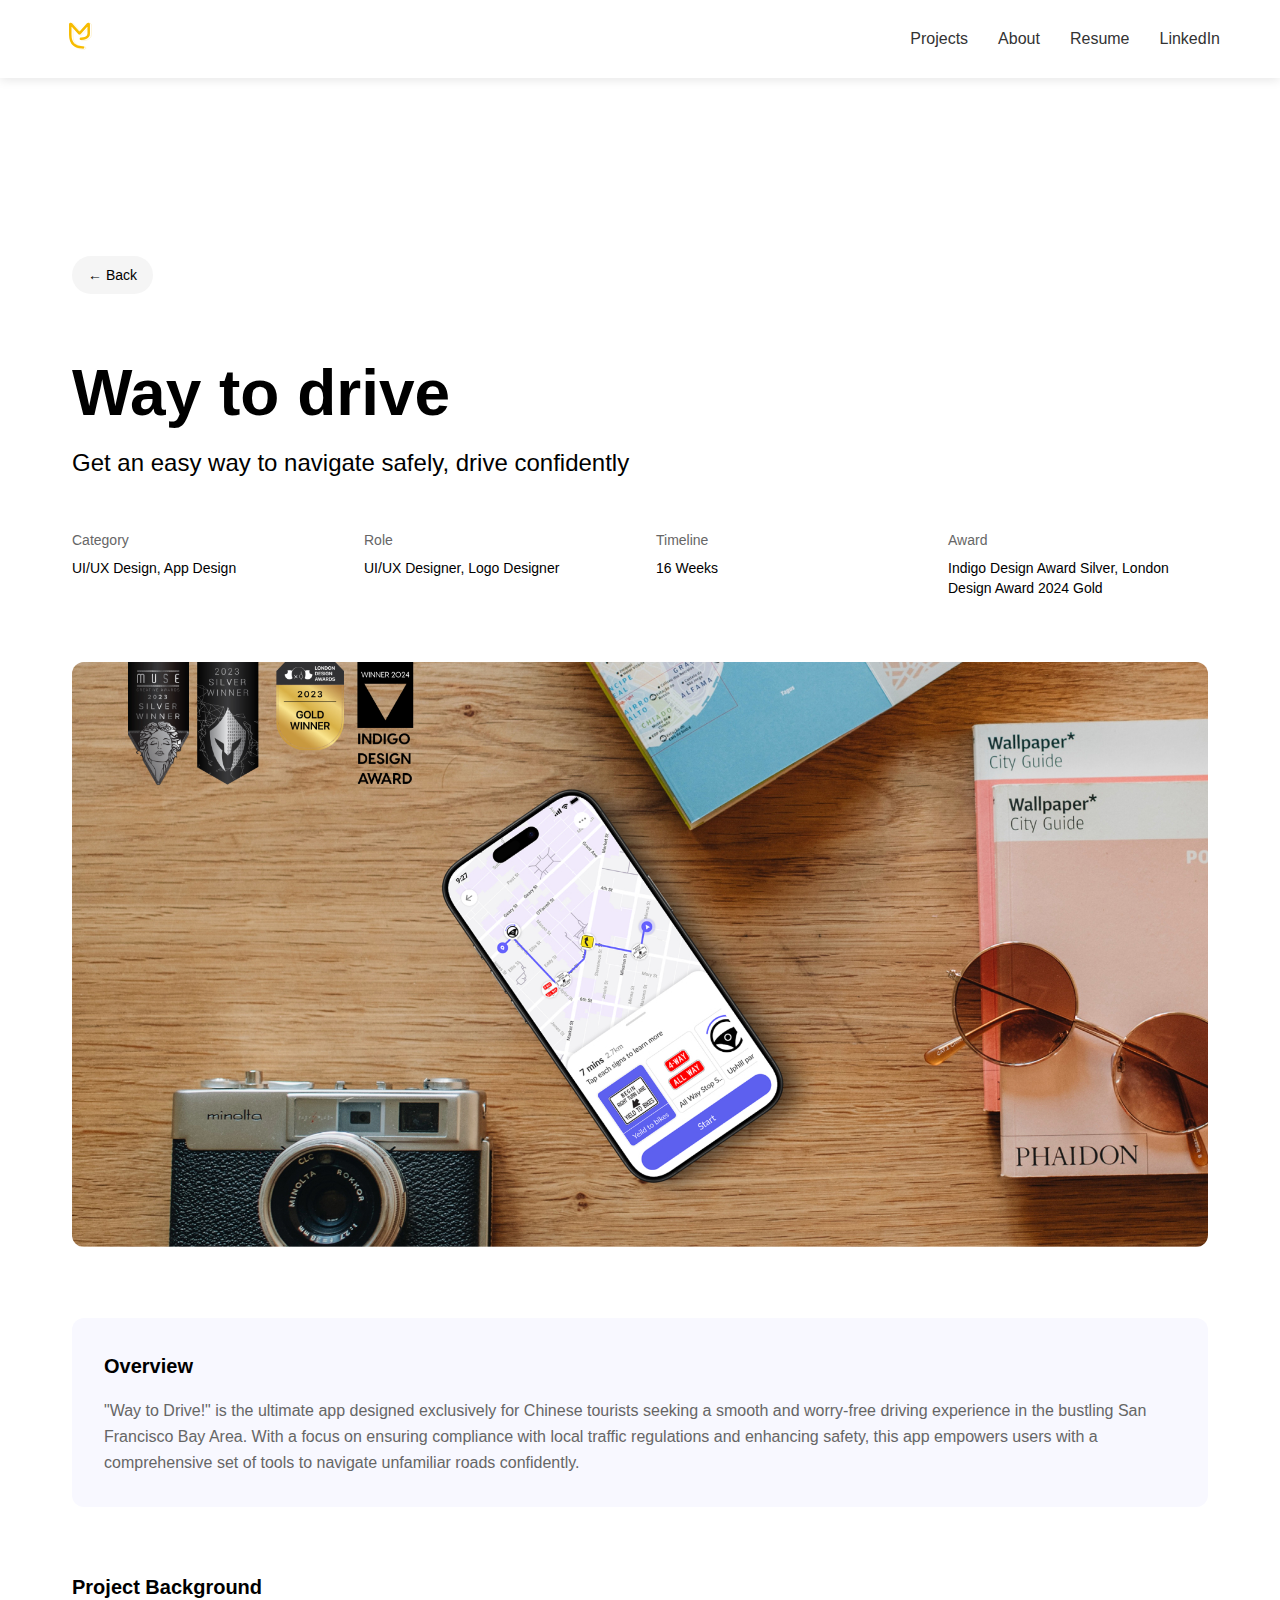
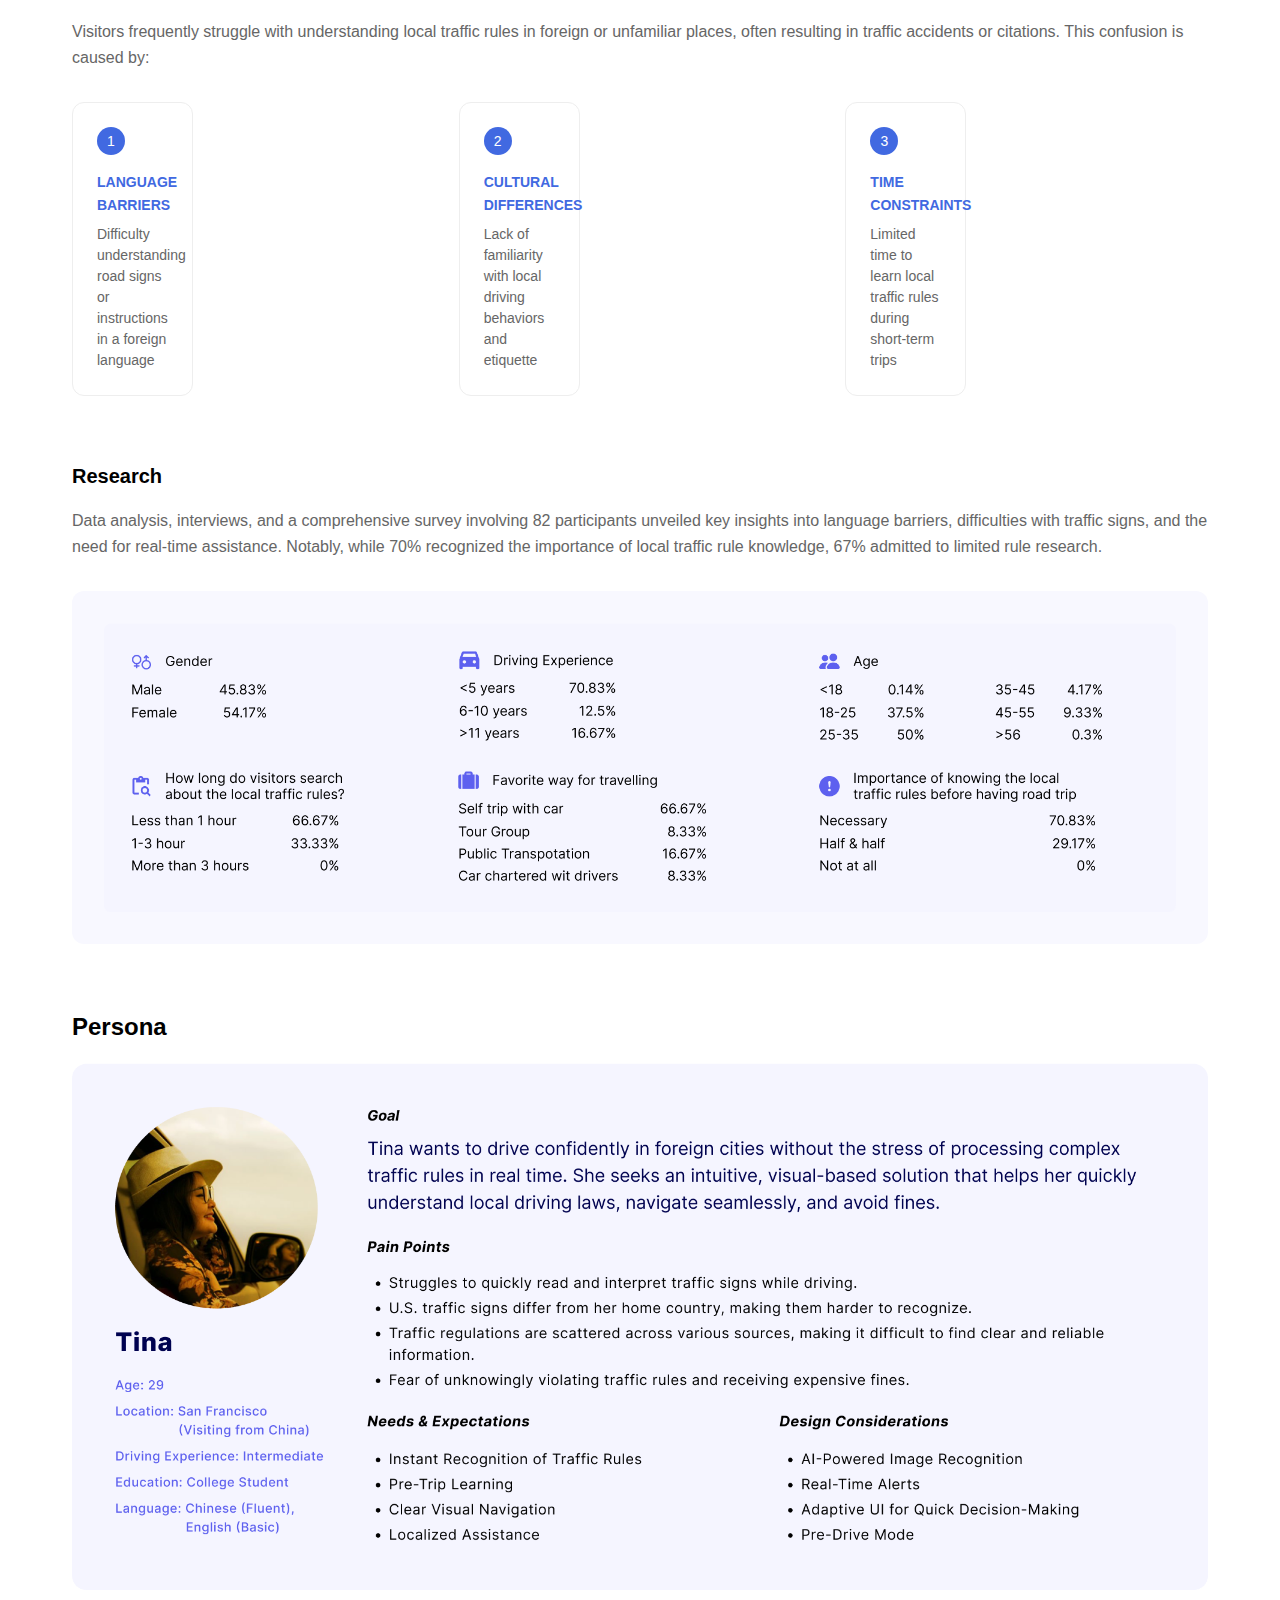
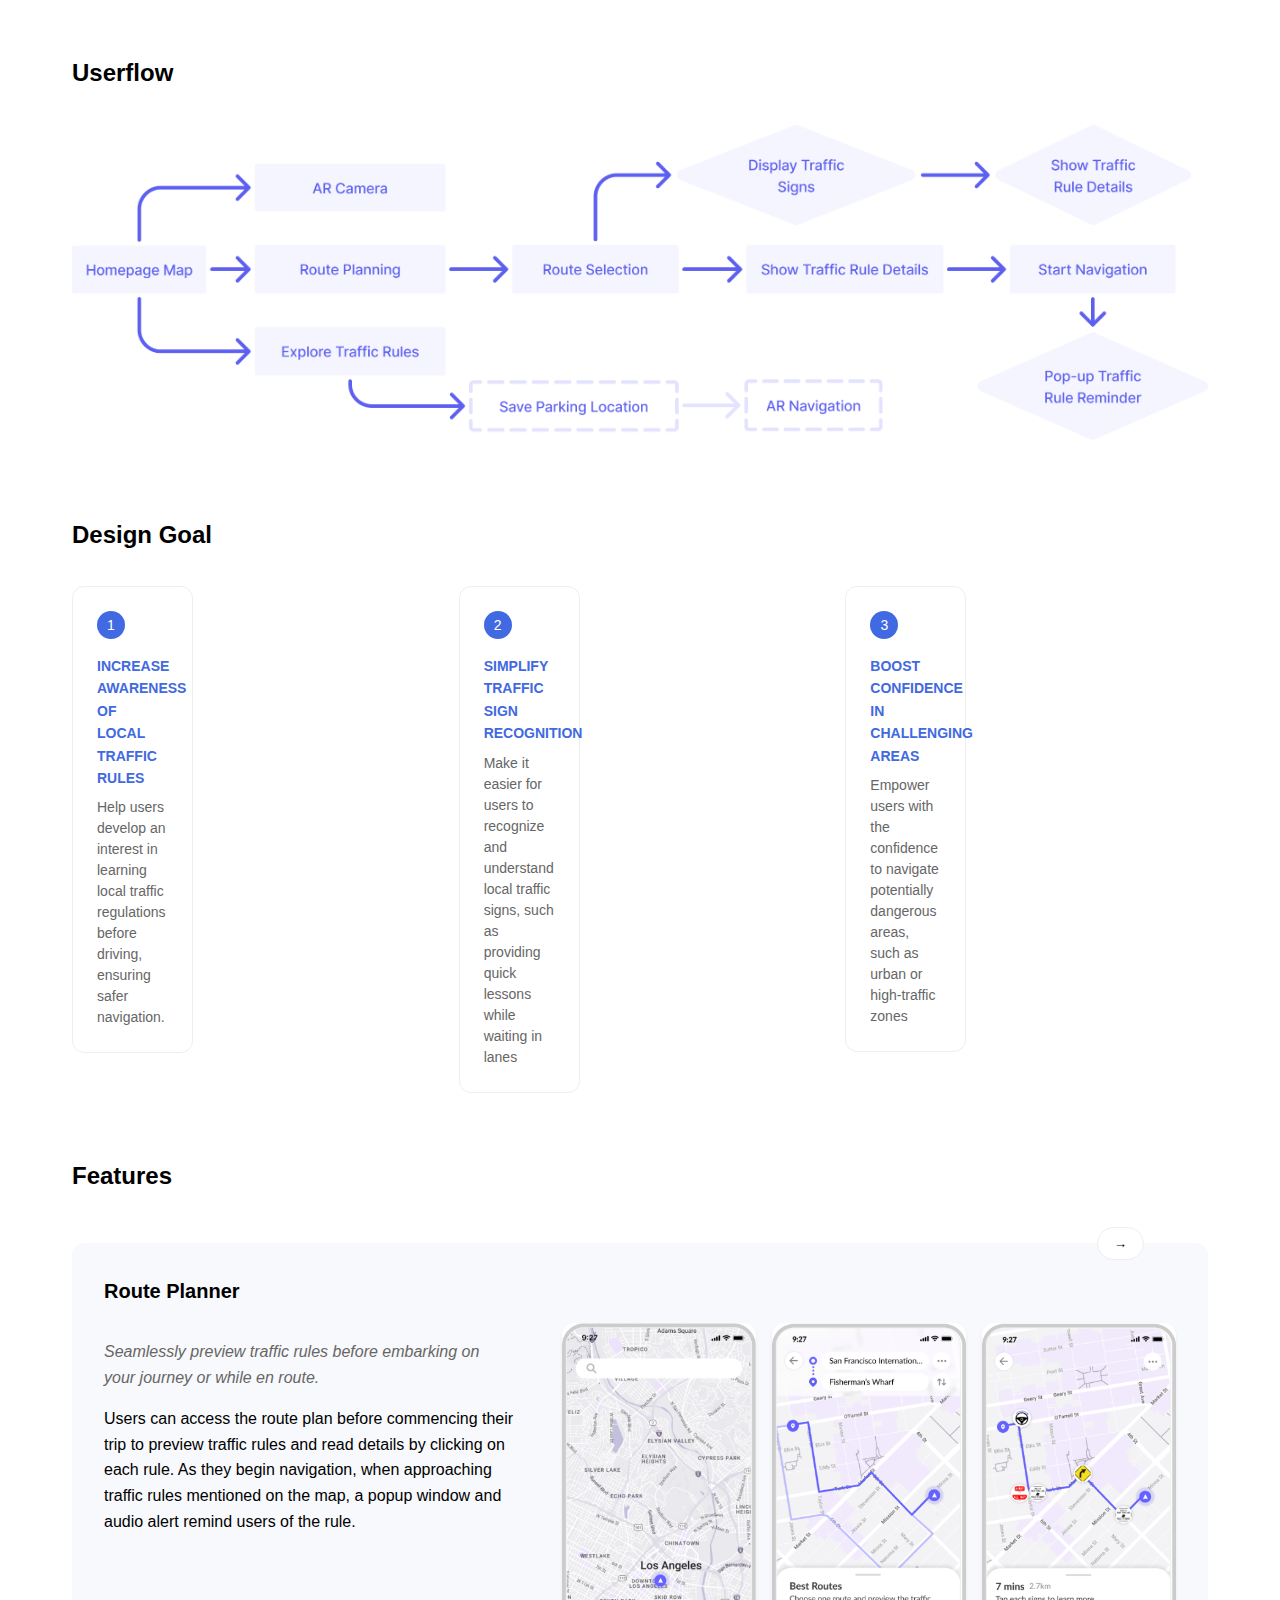
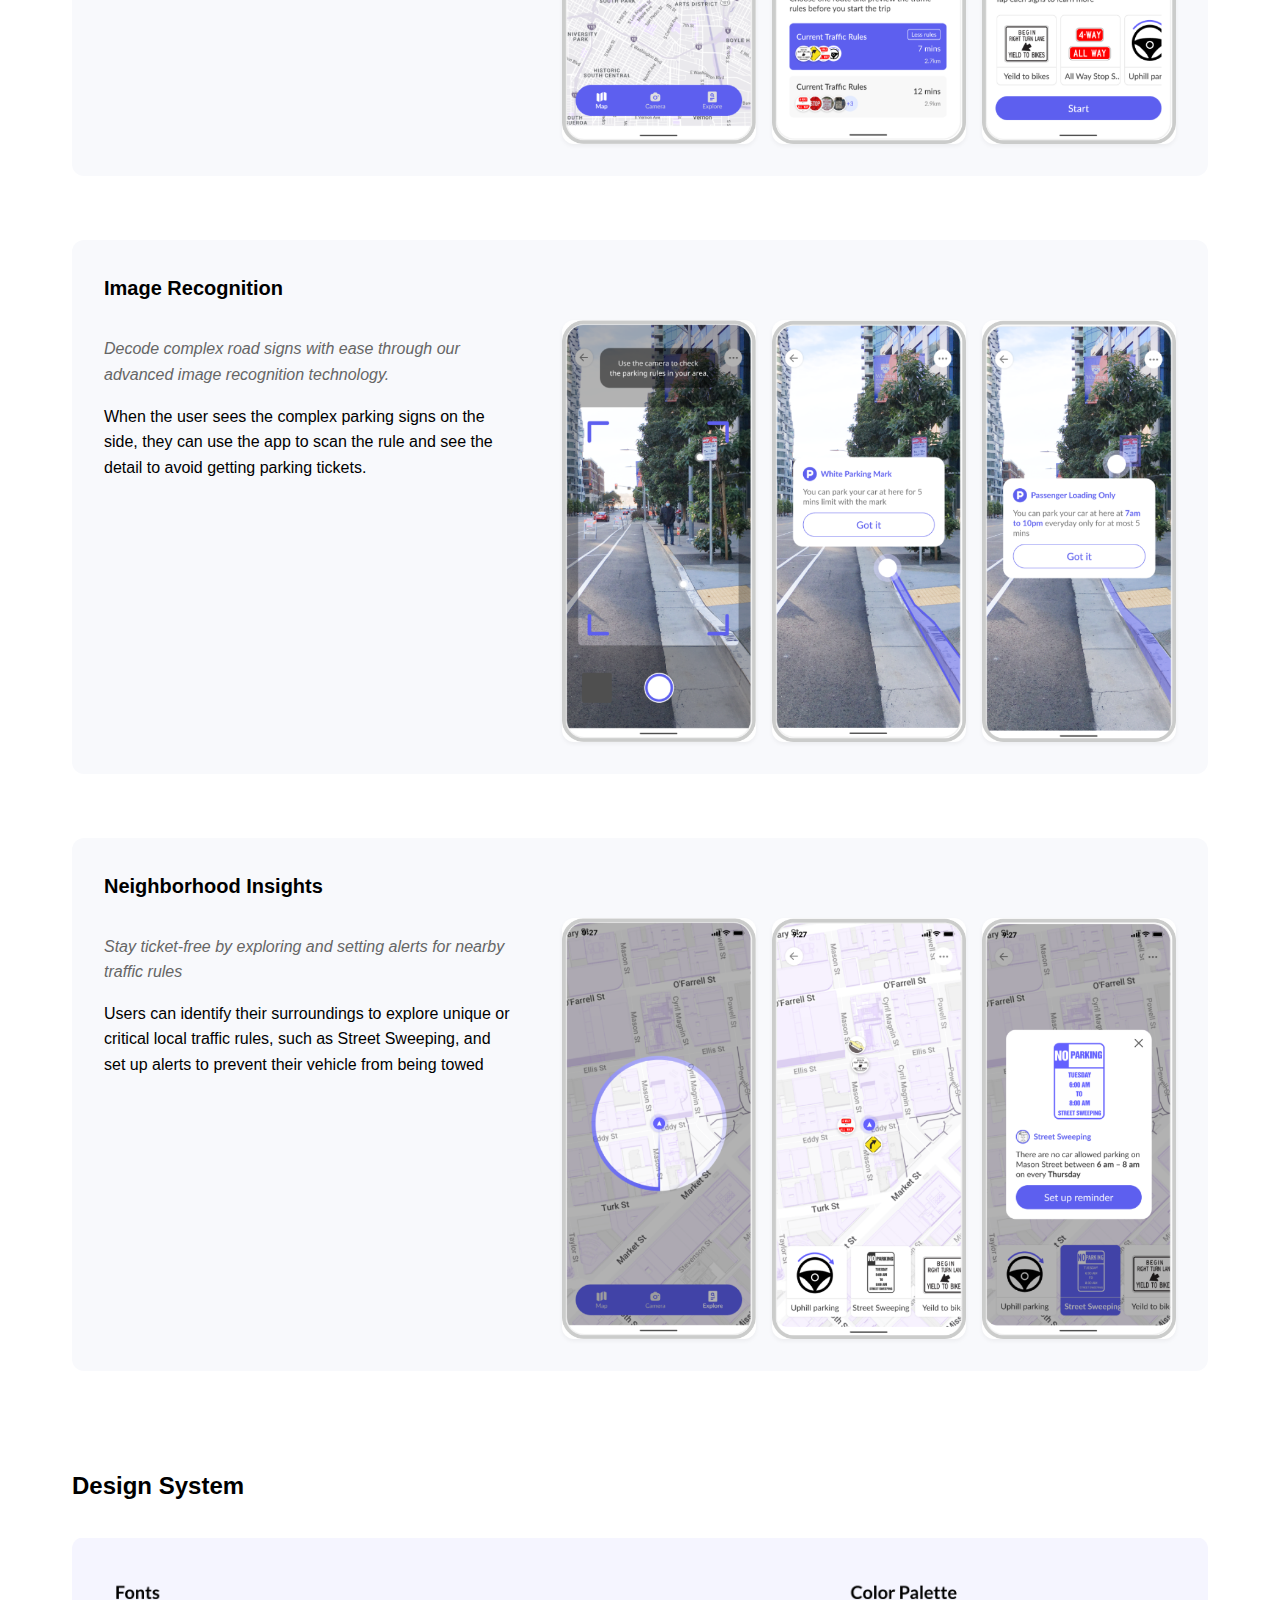
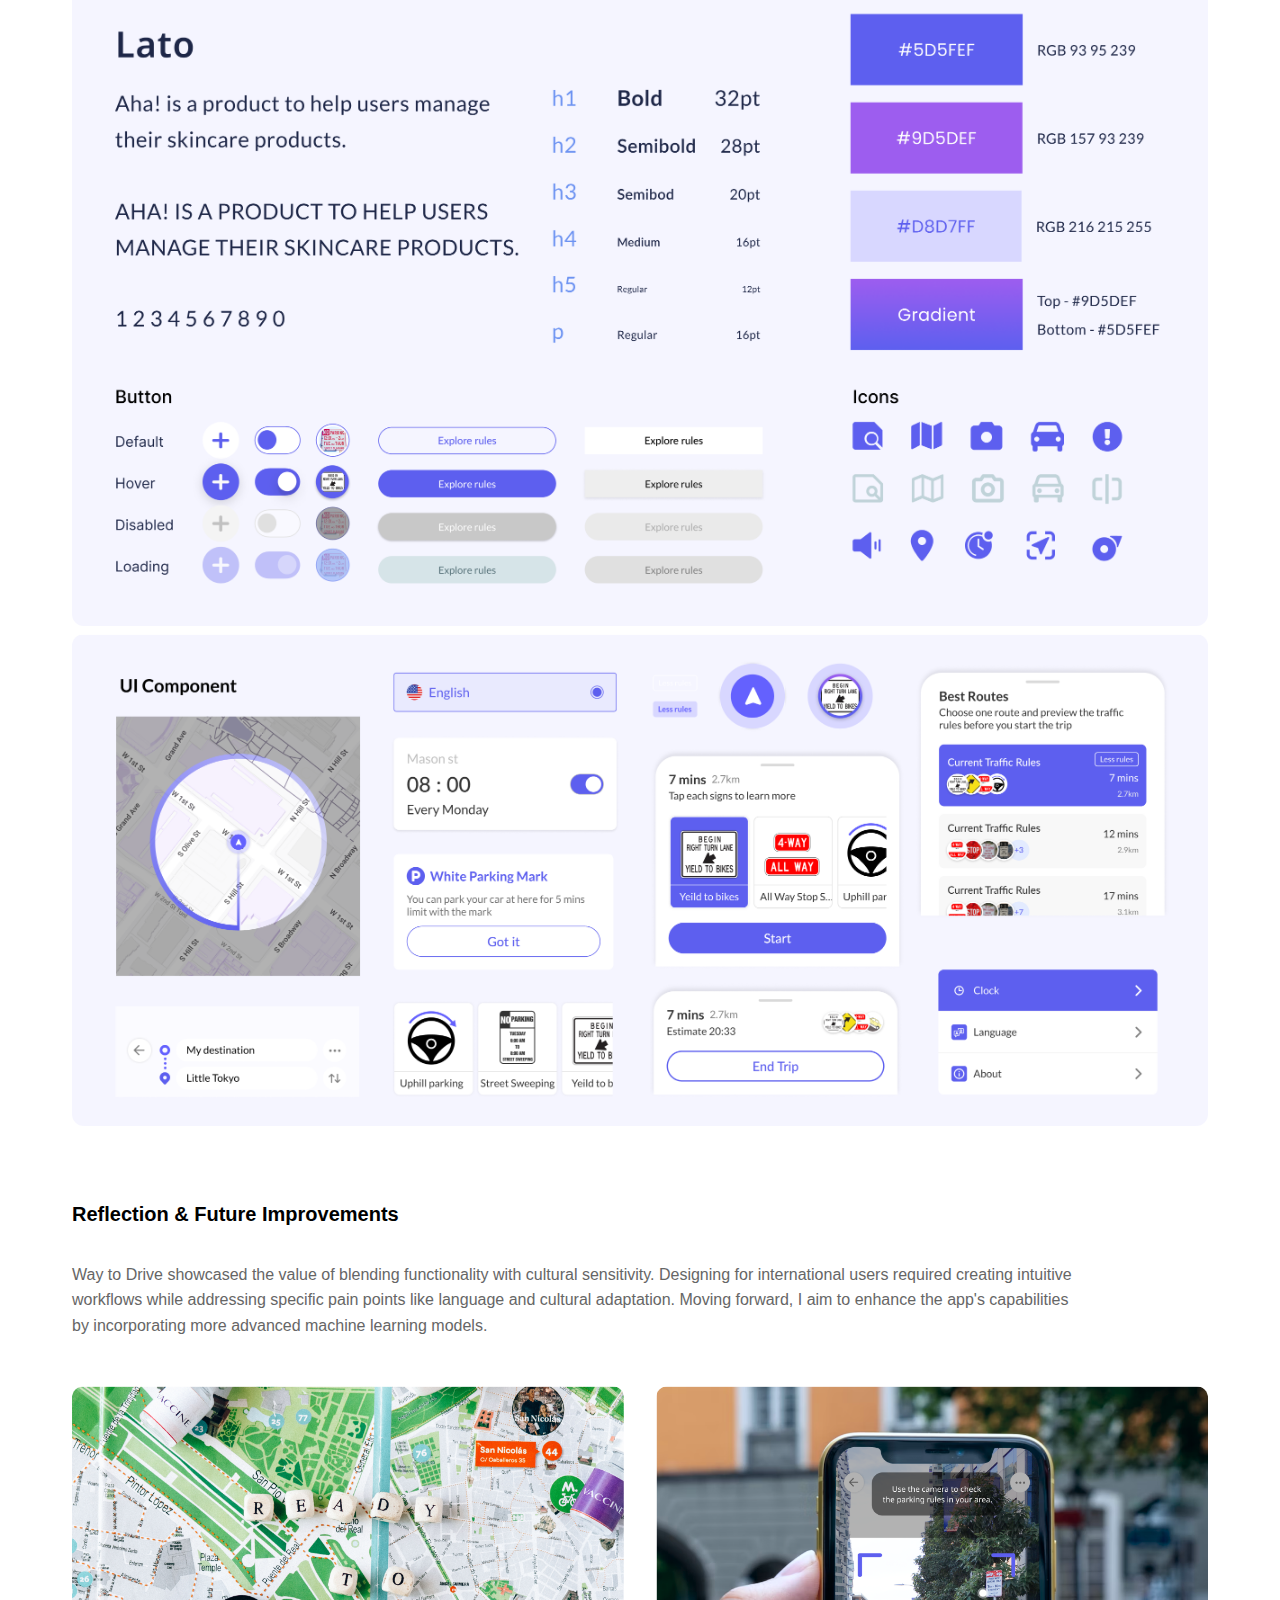
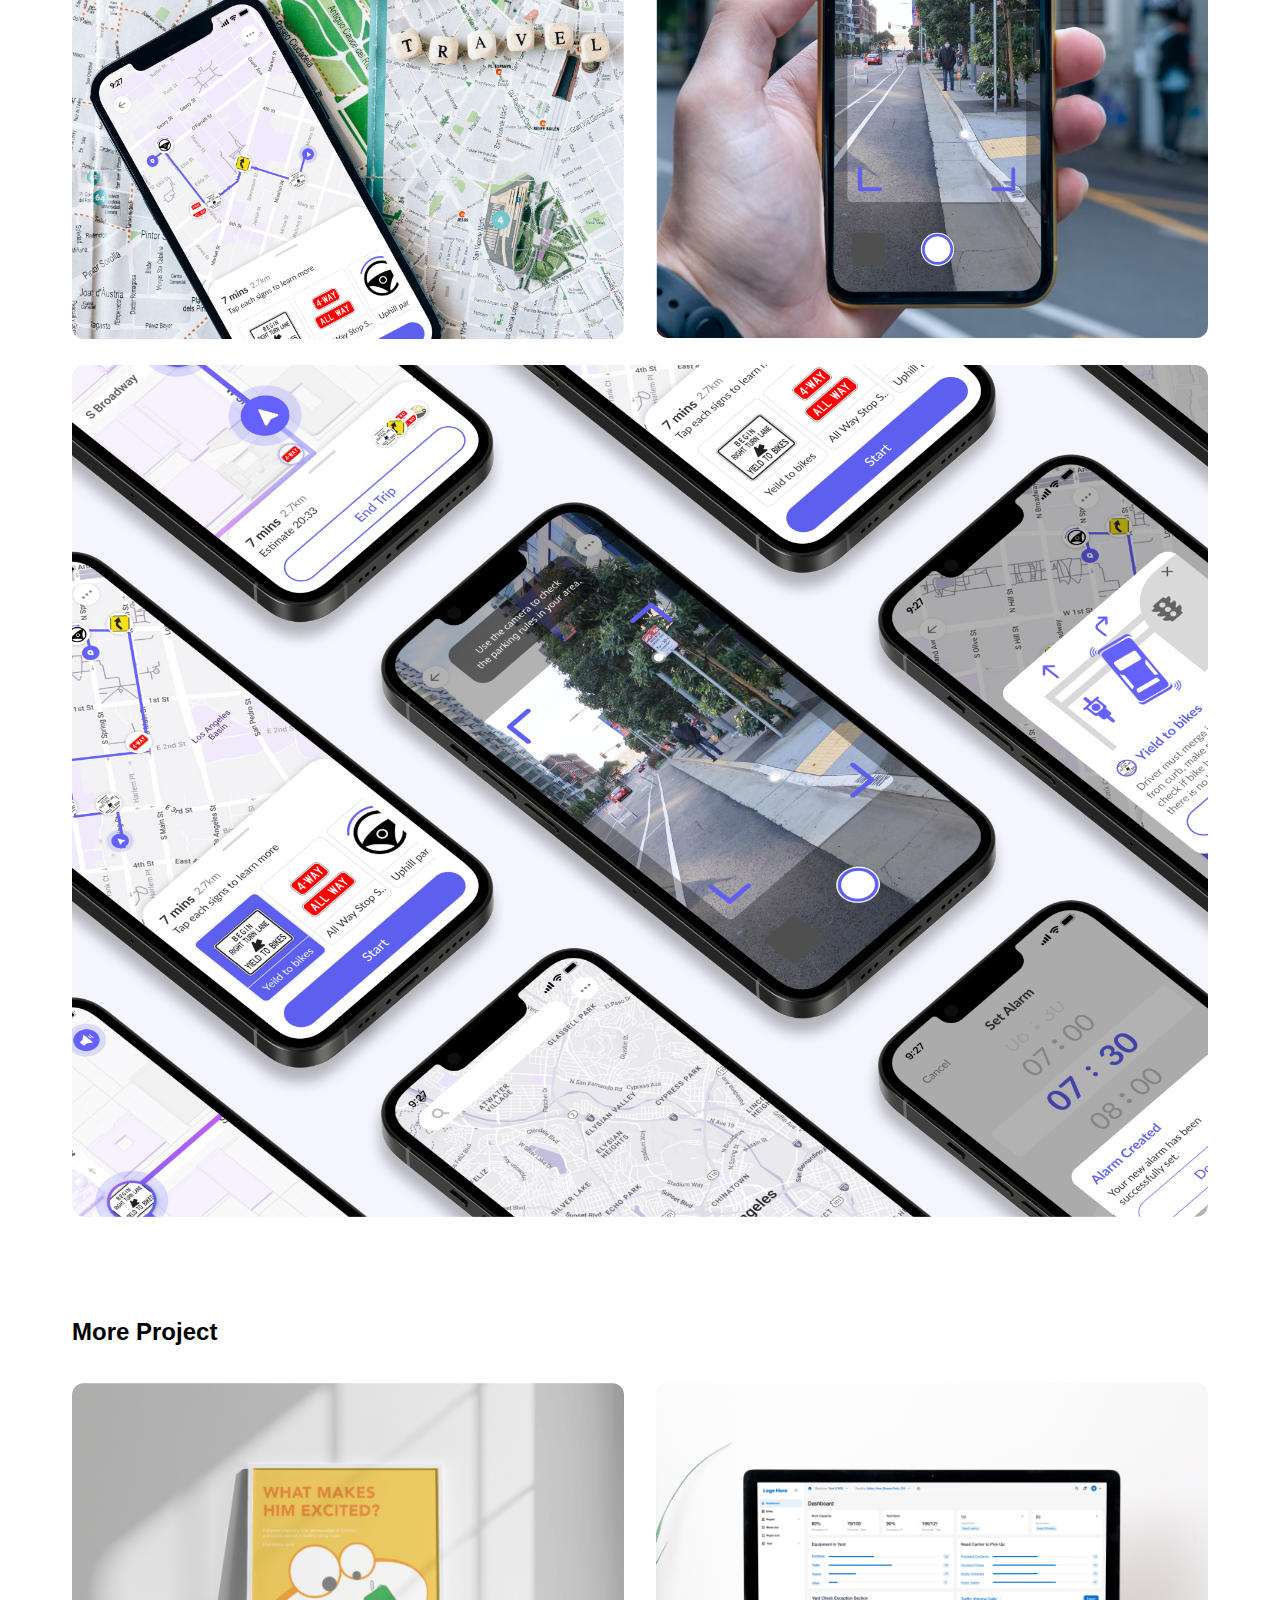
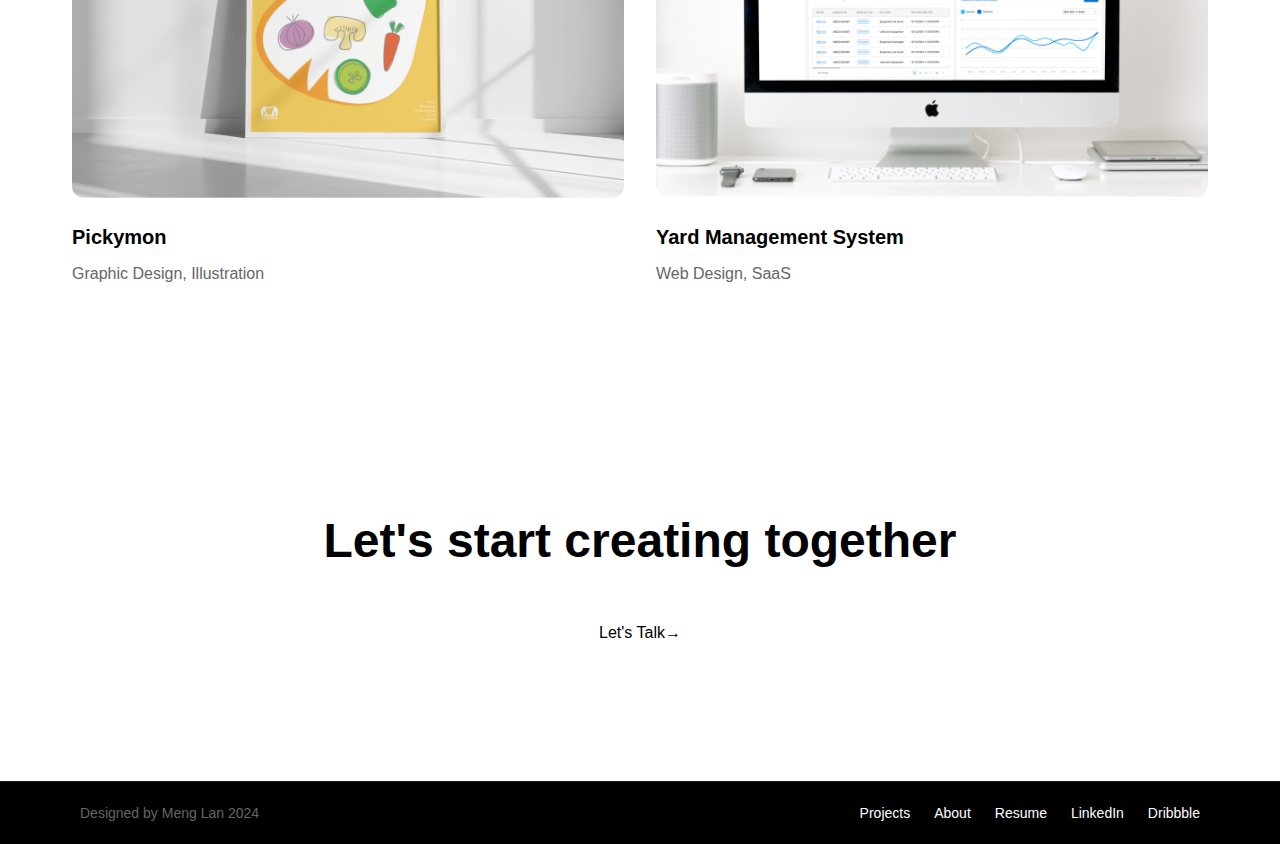
<file: waytodrive.html>
<!DOCTYPE html>
<html lang="en">
<head>
    <meta charset="UTF-8">
    <meta name="viewport" content="width=device-width, initial-scale=1.0">
    <title>Way to Drive - Project</title>
    <link rel="stylesheet" href="assets/css/styles.css">
    <link rel="stylesheet" href="assets/css/grid.css">
</head>
<style>
    

    /* Project Header */
    .project-header {
        max-width: 1200px;
        margin: 0 auto;
        padding: 0 2rem;
    }

    .project-title {
        font-size: 64px;
        line-height: 1.1;
        margin-bottom: 1rem;
        font-weight: 600;
    }

    .project-subtitle {
        font-size: 24px;
        color: #000;
        margin-bottom: 3rem;
    }

    /* Project Info Grid */
    .project-info {
        margin-bottom: 3rem;
    }

    .project-info h3 {
        font-size: 16px;
        font-weight: 500;
        margin-bottom: 0.5rem;
    }

    .project-info p {
        color: #666;
        font-size: 16px;
        line-height: 1.4;
    }

    /* Overview Section */
.project-overview {
    background: #F8F8FF;  /* Light purple background */
    padding: 2rem;
    border-radius: 12px;
    margin-bottom: 4rem;
}

.project-overview h2 {
    font-size: 20px;
    font-weight: 600;
    margin-bottom: 1rem;
}

.project-overview p {
    color: #666;
    font-size: 16px;
    line-height: 1.6;
}

/* Project Background Section */
.project-background {
    margin-bottom: 4rem;
}

.project-background h2 {
    font-size: 20px;
    font-weight: 600;
    margin-bottom: 1rem;
}

.project-background > p {
    color: #666;
    font-size: 16px;
    line-height: 1.6;
    margin-bottom: 2rem;
}

.background-grid {
    display: grid;
    grid-template-columns: repeat(3, 1fr);
    gap: 1.5rem;
}

.background-card {
    background: white;
    border: 1px solid #eee;
    border-radius: 12px;
    padding: 1.5rem;
    transition: transform 0.2s ease;
}

.background-card:hover {
    transform: translateY(-4px);
}

.background-card .number {
    width: 28px;
    height: 28px;
    background: #4169E1;  /* Royal blue for the number circles */
    color: white;
    border-radius: 50%;
    display: flex;
    align-items: center;
    justify-content: center;
    font-size: 14px;
    margin-bottom: 1rem;
}

.background-card h3 {
    color: #4169E1;  /* Royal blue for headings */
    font-size: 14px;
    font-weight: 600;
    margin-bottom: 0.5rem;
    text-transform: uppercase;
}

.background-card p {
    color: #666;
    font-size: 14px;
    line-height: 1.5;
}

/* Responsive adjustments */
@media (max-width: 768px) {
    .background-grid {
        grid-template-columns: 1fr;
    }
    
    .project-overview,
    .project-background {
        margin-bottom: 3rem;
    }
}

/* Research Section */
.research {
    margin-bottom: 4rem;
}

.research h2 {
    font-size: 20px;
    font-weight: 600;
    margin-bottom: 1rem;
}

.research p {
    color: #666;
    font-size: 16px;
    line-height: 1.6;
    margin-bottom: 2rem;
}

.research-stats {
    background: #F8F8FF;  /* Light purple background */
    border-radius: 12px;
    padding: 2rem;
    width: 100%;
    overflow: hidden;
}

.research-image {
    width: 100%;
    height: auto;
    display: block;
    object-fit: contain;
    max-width: 100%;
}

/* Responsive adjustments */
@media (max-width: 768px) {
    .research {
        margin-bottom: 3rem;
    }
    
    .research-stats {
        padding: 1rem;
    }
}

.persona {
    margin-bottom: 4rem;
}

.persona-content {
    display: flex;
    flex-wrap: wrap;
    gap: 2rem;
}

.persona-image {
    width: 100%;
    max-width: 300px;
    height: auto;
    border-radius: 12px;
    object-fit: cover;
}

.persona-info {
    flex: 1;
    padding: 1rem;
    border: 1px solid #eee;
    border-radius: 12px;
}

.persona-info h3 {
    font-size: 16px;
    font-weight: 600;
    margin-bottom: 0.5rem;
}

.persona-details {
    margin-bottom: 1rem;
}

.persona-details p {
    font-size: 14px;
    color: #666;
}

.persona-points {
    display: flex;
    justify-content: space-between;
    margin-top: 1rem;
}

.pain-points,
.needs {
    flex: 1;
    padding: 1rem;
    border: 1px solid #eee;
    border-radius: 12px;
}

.pain-points h4,
.needs h4 {
    font-size: 16px;
    font-weight: 600;
    margin-bottom: 0.5rem;
}

.pain-points ul,
.needs ul {
    list-style: none;
    padding-left: 0;
}

.pain-points li,
.needs li {
    font-size: 14px;
    color: #666;
    margin-bottom: 0.25rem;
}

.design-goal {
    margin-bottom: 4rem;
}

.goal-cards {
    display: grid;
    grid-template-columns: repeat(3, 1fr);
    gap: 1.5rem;
}

.goal-card {
    background: white;
    border: 1px solid #eee;
    border-radius: 12px;
    padding: 1.5rem;
    transition: transform 0.2s ease;
}

.goal-card:hover {
    transform: translateY(-4px);
}

.goal-card .number {
    width: 28px;
    height: 28px;
    background: #4169E1;  /* Royal blue for the number circles */
    color: white;
    border-radius: 50%;
    display: flex;
    align-items: center;
    justify-content: center;
    font-size: 14px;
    margin-bottom: 1rem;
}

.goal-card h3 {
    color: #4169E1;  /* Royal blue for headings */
    font-size: 14px;
    font-weight: 600;
    margin-bottom: 0.5rem;
    text-transform: uppercase;
}

.goal-card p {
    color: #666;
    font-size: 14px;
    line-height: 1.5;
}

/* User Flows Section */
.user-flows {
    margin-bottom: 4rem;
}

.user-flows h2 {
    font-size: 20px;
    font-weight: 600;
    margin-bottom: 2rem;
}

.flow-section {
    background: #F8F8FF;
    border-radius: 12px;
    padding: 2rem;
}

.flow-text {
    max-width: 600px;
    margin-bottom: 2rem;
}

.flow-text h3 {
    font-size: 24px;
    font-weight: 500;
    margin-bottom: 1rem;
}

.flow-subtitle {
    font-style: italic;
    color: #666;
    margin-bottom: 1rem;
}

.flow-text p {
    color: #666;
    font-size: 16px;
    line-height: 1.6;
}

.flow-images {
    position: relative;
}

.flow-navigation {
    position: absolute;
    top: -3rem;
    right: 0;
    display: flex;
    gap: 0.5rem;
    z-index: 2;
}

.nav-arrow {
    background: white;
    border: 1px solid #eee;
    border-radius: 100px;
    padding: 0.5rem 1rem;
    cursor: pointer;
    transition: all 0.2s ease;
}

.nav-arrow:hover {
    background: #F5F5F5;
}

.phone-screens {
    display: flex;
    gap: 1rem;
    margin-top: 1rem;
}

.phone-screens img {
    width: calc(33.333% - 0.667rem);
    height: auto;
    border-radius: 12px;
}

@media (max-width: 768px) {
    .flow-section {
        padding: 1.5rem;
    }

    .phone-screens {
        flex-direction: column;
        gap: 1rem;
    }

    .phone-screens img {
        width: 100%;
    }
}

/* Add these to your existing styles */
.screen-item {
    transition: opacity 0.3s ease-in-out;
}

.screens-grid {
    display: flex;
    gap: 1rem;
    margin-top: 1rem;
}

.screen-item {
    flex: 1;
    width: calc(33.333% - 0.667rem); /* Equal width for all three items with gap consideration */
}

.screen-item img {
    width: 100%;
    height: auto;
    display: block;
    border-radius: 12px;
}

.carousel-nav {
    position: absolute;
    top: -3rem;
    right: 0;
    display: flex;
    gap: 0.5rem;
    z-index: 2;
}

.nav-arrow {
    background: white;
    border: 1px solid #eee;
    border-radius: 100px;
    padding: 0.5rem 1rem;
    cursor: pointer;
    transition: all 0.2s ease;
}

.nav-arrow:hover {
    background: #F5F5F5;
    transform: translateY(-1px);
}

.reflection {
    margin-bottom: 6rem;
}

.reflection h2 {
    font-size: 20px;
    font-weight: 600;
    margin-bottom: 2rem;
}

.reflection p {
    color: #666;
    font-size: 16px;
    line-height: 1.6;
    margin-bottom: 3rem;
    max-width: 1000px;
}

.reflection-images {
    margin-top: 3rem;
}

.mockups-grid {
    display: grid;
    grid-template-columns: repeat(4, 1fr);
    gap: 2rem;
}

/* Top row - two large images */
.mockup-item.large {
    grid-column: span 2;
    transform: none !important; /* Override any rotation for large images */
}

.mockup-item {
    position: relative;
    transition: transform 0.3s ease;
}

.mockup-item img {
    width: 100%;
    height: auto;
    border-radius: 12px;
    display: block;
}

/* Add slight rotation ONLY to non-large mockups */
.mockup-item:not(.large):nth-child(odd) {
    transform: rotate(-2deg);
}

.mockup-item:not(.large):nth-child(even) {
    transform: rotate(2deg);
}

.mockup-item:hover {
    transform: scale(1.02) rotate(0);
    z-index: 1;
}

/* Keep the responsive styles the same */
@media (max-width: 768px) {
    .mockups-grid {
        grid-template-columns: repeat(2, 1fr);
        gap: 1rem;
    }
    
    .mockup-item.large {
        grid-column: span 2;
    }
}

</style>
<body>
        <header>
            <nav>
                <div class="logo">
                    <a href="index.html">
                        <img src="assets/img/logo.svg" alt="Logo">
                    </a>
                </div>
                <!-- Desktop Navigation -->
                <div class="desktop-nav">
                    <a href="index.html">Projects</a>
                    <a href="about.html">About</a>
                    <a href="https://drive.google.com/file/d/1-tQKIA-VN73FQQcck2pSiNM1PmIaoV1A/view?usp=sharing" target="_blank">Resume</a>
                    <a href="https://www.linkedin.com/in/mlan14/" target="_blank">LinkedIn</a>
                </div>
                <!-- Mobile Navigation -->
                <button class="menu-toggle">
                    <span class="material-icons">menu</span>
                </button>
                <div class="mobile-nav">
                    <a href="index.html">Projects</a>
                    <a href="about.html">About</a>
                    <a href="https://drive.google.com/file/d/1-tQKIA-VN73FQQcck2pSiNM1PmIaoV1A/view?usp=sharing" target="_blank">Resume</a>
                    <a href="https://www.linkedin.com/in/mlan14/" target="_blank">LinkedIn</a>
                </div>
            </nav>
        </header>

        <main class="project-content">
            <div class="back-link">
                <a href="index.html">← Back</a>
            </div>
    
            <h1>Way to drive</h1>
            <p class="subtitle">Get an easy way to navigate safely, drive confidently</p>
            
            <div class="metadata">
                <div class="metadata-item">
                    <h3>Category</h3>
                    <p>UI/UX Design, App Design</p>
                </div>
                <div class="metadata-item">
                    <h3>Role</h3>
                    <p>UI/UX Designer, Logo Designer</p>
                </div>
                <div class="metadata-item">
                    <h3>Timeline</h3>
                    <p>16 Weeks</p>
                </div>
                <div class="metadata-item">
                    <h3>Award</h3>
                    <p>Indigo Design Award Silver, London Design Award 2024 Gold</p>
                </div>
            </div>

            <div class="project-hero">
                <img src="assets/img/waytodrive/hero.jpg" alt="Way to Drive App Preview" class="hero-image">
            </div>

            <section class="project-overview">
                <h2>Overview</h2>
                <p>"Way to Drive!" is the ultimate app designed exclusively for Chinese tourists seeking a smooth and worry-free driving experience in the bustling San Francisco Bay Area. With a focus on ensuring compliance with local traffic regulations and enhancing safety, this app empowers users with a comprehensive set of tools to navigate unfamiliar roads confidently.</p>
            </section>

            <section class="project-background">
                <h2>Project Background</h2>
                <p>Visitors frequently struggle with understanding local traffic rules in foreign or unfamiliar places, often resulting in traffic accidents or citations. This confusion is caused by:</p>
                
                <div class="background-grid grid">
                    <div class="col-4">
                        <div class="background-card">
                            <div class="number">1</div>
                            <h3>LANGUAGE BARRIERS</h3>
                            <p>Difficulty understanding road signs or instructions in a foreign language</p>
                        </div>
                    </div>
                    <div class="col-4">
                        <div class="background-card">
                            <div class="number">2</div>
                            <h3>CULTURAL DIFFERENCES</h3>
                            <p>Lack of familiarity with local driving behaviors and etiquette</p>
                        </div>
                    </div>
                    <div class="col-4">
                        <div class="background-card">
                            <div class="number">3</div>
                            <h3>TIME CONSTRAINTS</h3>
                            <p>Limited time to learn local traffic rules during short-term trips</p>
                        </div>
                    </div>
                </div>
            </section>

            <section class="research">
                <h2>Research</h2>
                <p>Data analysis, interviews, and a comprehensive survey involving 82 participants unveiled key insights into language barriers, difficulties with traffic signs, and the need for real-time assistance. Notably, while 70% recognized the importance of local traffic rule knowledge, 67% admitted to limited rule research.</p>
                
                <div class="research-stats">
                    <img src="assets/img/waytodrive/research.png" alt="Research Statistics" class="research-image">
                </div>
            </section>

            <section class="persona">
                <h2>Persona</h2>
                <div class="persona-content">
                    <img src="assets/img/waytodrive/persona.png" alt="Research Statistics" class="research-image">
                </div>
            </section>

            <section class="userfl">
                <h2>Userflow</h2>
                <div class="persona-content">
                    <img src="assets/img/waytodrive/userflow.png" alt="Userflow">
                </div>
            </section>

            <section class="design-goal">
                <h2>Design Goal</h2>
                <div class="goal-cards grid">
                    <div class="col-4">
                        <div class="goal-card">
                            <div class="number">1</div>
                            <h3>INCREASE AWARENESS OF LOCAL TRAFFIC RULES</h3>
                            <p>Help users develop an interest in learning local traffic regulations before driving, ensuring safer navigation.</p>
                        </div>
                    </div>
                    <div class="col-4">
                        <div class="goal-card">
                            <div class="number">2</div>
                            <h3>SIMPLIFY TRAFFIC SIGN RECOGNITION</h3>
                            <p>Make it easier for users to recognize and understand local traffic signs, such as providing quick lessons while waiting in lanes</p>
                        </div>
                    </div>
                    <div class="col-4">
                        <div class="goal-card">
                            <div class="number">3</div>
                            <h3>BOOST CONFIDENCE IN CHALLENGING AREAS</h3>
                            <p>Empower users with the confidence to navigate potentially dangerous areas, such as urban or high-traffic zones</p>
                        </div>
                    </div>
                </div>
            </section>

            <section class="design-challenges">
                <h2>Features</h2>

                <div class="challenge-block">
                    <div class="challenge-content">
                        <h3>Route Planner</h3>
                        <p class="flow-subtitle">Seamlessly preview traffic rules before embarking on your journey or while en route.</p>
                        <p>Users can access the route plan before commencing their trip to preview traffic rules and read details by clicking on each rule. As they begin navigation, when approaching traffic rules mentioned on the map, a popup window and audio alert remind users of the rule.</p>
                    </div>

                    <div class="challenge-screens">
                        <div class="carousel-nav">
                            <button class="nav-arrow prev">←</button>
                            <button class="nav-arrow next">→</button>
                        </div>
                        <div class="screens-grid">
                            <div class="screen-item">
                                <img src="assets/img/waytodrive/flow-1/screen-1.png" alt="Route Planner Screen 1">
                            </div>
                            <div class="screen-item">
                                <img src="assets/img/waytodrive/flow-1/screen-2.png" alt="Route Planner Screen 2">
                            </div>
                            <div class="screen-item">
                                <img src="assets/img/waytodrive/flow-1/screen-3.png" alt="Route Planner Screen 3">
                            </div>
                            <div class="screen-item">
                                <img src="assets/img/waytodrive/flow-1/screen-4.png" alt="Route Planner Screen 4">
                            </div>
                            <div class="screen-item">
                                <img src="assets/img/waytodrive/flow-1/screen-5.png" alt="Route Planner Screen 5">
                            </div>
                            <div class="screen-item">
                                <img src="assets/img/waytodrive/flow-1/screen-6.png" alt="Route Planner Screen 6">
                            </div>
                        </div>
                    </div>
                </div>

                <div class="challenge-block">
                    <div class="challenge-content">
                        <h3>Image Recognition</h3>
                        <p class="flow-subtitle">Decode complex road signs with ease through our advanced image recognition technology.</p>
                        <p>When the user sees the complex parking signs on the side, they can use the app to scan the rule and see the detail to avoid getting parking tickets.</p>
                    </div>

                    <div class="challenge-screens">
                        <!-- <div class="carousel-nav">
                            <button class="nav-arrow prev">←</button>
                            <button class="nav-arrow next">→</button>
                        </div> -->
                        <div class="screens-grid">
                            <div class="screen-item">
                                <img src="assets/img/waytodrive/flow-2/screen-1.png" alt="Image Recognition Screen 1">
                            </div>
                            <div class="screen-item">
                                <img src="assets/img/waytodrive/flow-2/screen-2.png" alt="Image Recognition Screen 2">
                            </div>
                            <div class="screen-item">
                                <img src="assets/img/waytodrive/flow-2/screen-3.png" alt="Image Recognition Screen 3">
                            </div>
                        </div>
                    </div>
                </div>

                <div class="challenge-block">
                    <div class="challenge-content">
                        <h3>Neighborhood Insights</h3>
                        <p class="flow-subtitle">Stay ticket-free by exploring and setting alerts for nearby traffic rules</p>
                        <p>Users can identify their surroundings to explore unique or critical local traffic rules, such as Street Sweeping, and set up alerts to prevent their vehicle from being towed</p>
                    </div>

                    <div class="challenge-screens">
                        <!-- <div class="carousel-nav">
                            <button class="nav-arrow prev">←</button>
                            <button class="nav-arrow next">→</button>
                        </div> -->
                        <div class="screens-grid">
                            <div class="screen-item">
                                <img src="assets/img/waytodrive/flow-3/screen-1.png" alt="Neighborhood Insights Screen 1">
                            </div>
                            <div class="screen-item">
                                <img src="assets/img/waytodrive/flow-3/screen-2.png" alt="Neighborhood Insights Screen 2">
                            </div>
                            <div class="screen-item">
                                <img src="assets/img/waytodrive/flow-3/screen-3.png" alt="Neighborhood Insights Screen 3">
                            </div>
                        </div>
                    </div>
                </div>
            </section>

            <section class="design-system">
                <h2>Design System</h2>
                <div class="design-system">
                    <img src="assets/img/waytodrive/component/font.png" alt="Typograph and color palette">
                    <img src="assets/img/waytodrive/component/ui.png" alt="ui component">
                </div>
            </section>

            <section class="reflection">
                <h2>Reflection & Future Improvements</h2>
                <p>Way to Drive showcased the value of blending functionality with cultural sensitivity. Designing for international users required creating intuitive workflows while addressing specific pain points like language and cultural adaptation. Moving forward, I aim to enhance the app's capabilities by incorporating more advanced machine learning models.</p>
                
                <div class="reflection-images">
                    <div class="mockups-grid">
                        <!-- Top row - two large images -->
                        <div class="mockup-item large">
                            <img src="assets/img/waytodrive/reflection-1.png" alt="Way to Drive App Interface with Map">
                        </div>
                        <div class="mockup-item large">
                            <img src="assets/img/waytodrive/reflection-2.png" alt="Way to Drive App Interface with Camera">
                        </div>
                    </div>
                </div>
                <br>
                <div class="section">
                    <div class="web-image">
                        <img src="assets/img/waytodrive/end.jpg" alt="Way to Drive App Interface 3">
                    </div>
                </div>
    
            </section>
            
            <div class="more-projects">
                <div class="more-projects-header">
                    <h2>More Project</h2>
                    <!-- <div class="project-nav">
                        <button class="nav-arrow">←</button>
                        <button class="nav-arrow">→</button>
                    </div> -->
                </div>
                <div class="projects-grid">
                    <a href="pickymon.html" class="project-card">
                        <img src="assets/img/cover-pickymon.png" alt="Yard Management System">
                        <h3>Pickymon</h3>
                        <p>Graphic Design, Illustration</p>
                    </a>
                    <a href="yms.html" class="project-card">
                        <img src="assets/img/cover-yms.png" alt="Way to drive">
                        <h3>Yard Management System</h3>
                        <p>Web Design, SaaS</p>
                    </a>
                </div>
            </div>

        </main>

    <section class="contact">
        <h1>Let's start creating together</h1>
        <a href="#" class="lets-talk-btn">Let's Talk <span>→</span></a>
    </section>

    <footer>
        <div>
            <p>Designed by Meng Lan 2024</p>
            <nav>
                <a href="index.html">Projects</a>
                <a href="about.html">About</a>
                <a href="https://drive.google.com/file/d/1-tQKIA-VN73FQQcck2pSiNM1PmIaoV1A/view?usp=sharing" target="_blank" rel="noopener">Resume</a>
                <a href="https://www.linkedin.com/in/mlan14/" target="_blank" rel="noopener">LinkedIn</a>
                <a href="https://dribbble.com/mlan14" target="_blank" rel="noopener">Dribbble</a>
            </nav>
        </div>
    </footer>

    <!-- Add this script before closing body tag -->
    <script>
        const carousels = document.querySelectorAll('.challenge-screens');

        carousels.forEach(carousel => {
            const screens = carousel.querySelector('.screens-grid');
            const items = carousel.querySelectorAll('.screen-item');
            const prevBtn = carousel.querySelector('.prev');
            const nextBtn = carousel.querySelector('.next');
            
            let currentGroup = 0;
            const itemsPerGroup = 3; // Show 3 items at a time
            const totalGroups = Math.ceil(items.length / itemsPerGroup);

            // Function to show a group of screens
            function showGroup(groupIndex) {
                const startIndex = groupIndex * itemsPerGroup;
                
                // Hide all items first
                items.forEach(item => {
                    item.style.display = 'none';
                });

                // Show only the items for current group
                for(let i = startIndex; i < startIndex + itemsPerGroup && i < items.length; i++) {
                    items[i].style.display = 'block';
                }

                // Update current group
                currentGroup = groupIndex;

                // Update navigation visibility
                prevBtn.style.visibility = currentGroup === 0 ? 'hidden' : 'visible';
                nextBtn.style.visibility = currentGroup >= totalGroups - 1 ? 'hidden' : 'visible';
            }

            // Previous button click handler
            prevBtn.addEventListener('click', () => {
                if (currentGroup > 0) {
                    showGroup(currentGroup - 1);
                }
            });

            // Next button click handler
            nextBtn.addEventListener('click', () => {
                if (currentGroup < totalGroups - 1) {
                    showGroup(currentGroup + 1);
                }
            });

            // Set initial styles
            screens.style.display = 'flex';
            screens.style.gap = '1rem';
            screens.style.flexWrap = 'wrap';

            items.forEach(item => {
                item.style.flex = '1 0 calc(33.333% - 0.667rem)';
            });

            // Show first group initially
            showGroup(0);
        });
    </script>
</body>
</html>
</file>
<file: assets/css/styles.css>
@keyframes fadeIn {
    from {
        opacity: 0;
        transform: translateY(20px);
    }
    to {
        opacity: 1;
        transform: translateY(0);
    }
}

.fade-in {
    animation: fadeIn 0.8s ease-out forwards;
}

.preload {
    opacity: 0;
}

:root {
    --primary-color: #000000;
    --secondary-color: #666666;
    --background-color: #ffffff;
    --accent-color: #0066ff;
    --dark-yellow: #FF9900;
}

* {
    margin: 0;
    padding: 0;
    box-sizing: border-box;
}

body {
    font-family: -apple-system, BlinkMacSystemFont, 'Segoe UI', Roboto, Oxygen, Ubuntu, Cantarell, sans-serif;
    line-height: 1.6;
    color: var(--primary-color);
    background-color: var(--background-color);
}

/* Header Styles */
header {
    position: fixed;
    top: 0;
    left: 0;
    right: 0;
    background-color: rgba(255, 255, 255, 0.98);
    backdrop-filter: blur(10px);
    -webkit-backdrop-filter: blur(10px);
    box-shadow: 0 2px 10px rgba(0, 0, 0, 0.1);
    z-index: 1000;
}

nav {
    max-width: 1200px;
    margin: 0 auto;
    padding: 1rem 2rem;
    display: flex;
    justify-content: space-between;
    align-items: center;
}

.logo {
    z-index: 1001;
}

.logo img {
    height: 32px;
    width: auto;
}

/* Desktop Navigation */
.desktop-nav {
    display: flex;
    gap: 2rem;
}

.desktop-nav a {
    color: var(--primary-color);
    text-decoration: none;
    font-size: 16px;
    transition: opacity 0.2s ease;
}

.desktop-nav a:hover {
    opacity: 0.7;
}

/* Mobile Navigation Toggle */
.menu-toggle {
    display: none;
    background: none;
    border: none;
    cursor: pointer;
    padding: 0.5rem;
}

.menu-toggle .material-icons {
    font-size: 24px;
}

/* Mobile Navigation */
.mobile-nav {
    display: none;
    position: fixed;
    top: 64px;
    left: 0;
    right: 0;
    background: white;
    padding: 1.5rem;
    flex-direction: column;
    gap: 1.5rem;
    box-shadow: 0 2px 10px rgba(0, 0, 0, 0.1);
}

.mobile-nav.active {
    display: flex;
}

.mobile-nav a {
    color: var(--primary-color);
    text-decoration: none;
    font-size: 16px;
}


/* Mobile Styles */
@media (max-width: 767px) {
    nav {
        padding: 1rem;
    }
    
    .desktop-nav {
        display: none;
    }
    
    .menu-toggle {
        display: block;
    }
}

/* Main Content */
main {
    max-width: 1200px;
    margin: 0 auto;
    padding: 16rem 2rem 2rem;
}

main > h1 {
    font-size: 64px;
    line-height: 1.2;
    margin-bottom: 1.5rem;
    max-width: 800px;
}

main > p {
    font-size: 20px;
    color: var(--secondary-color);
    margin-bottom: 4rem;

    line-height: 1.5;
}


/* About Page Styles */
main h1 {
    font-size: 3.5rem;
    line-height: 1.2;
    margin-bottom: 4rem;
}

main h1 em {
    font-style: normal;
}

main h2 {
    font-size: 1.5rem;
    margin-bottom: 2rem;
}

/* About Section */
.about-content {
    max-width: 800px;
    margin-bottom: 4rem;
}

.about-content p {
    margin-bottom: 1.5rem;
    color: var(--secondary-color);
    font-size: 16px;
    line-height: 1.6;
}

.highlight {
    color: #FF9900;
    font-weight: 500;
}

.download-resume {
    display: inline-flex;
    align-items: center;
    padding: 12px 24px;
    background-color: #fff;
    color: #000;
    text-decoration: none;
    border-radius: 100px;
    border: 1px solid rgba(0, 0, 0, 0.1);
    font-weight: 500;
    margin-top: 1rem;
    transition: all 0.2s ease;
}

.download-resume:hover {
    background-color: #f5f5f5;
    transform: translateY(-1px);
}


/* Work Experience */
.work-experience {
    margin-bottom: 4rem;
}

.experience-item {
    margin-bottom: 4rem;
}

.experience-header {
    display: flex;
    justify-content: space-between;
    align-items: center;
    margin-bottom: 0.5rem;
}

.experience-header h3 {
    font-size: 1.25rem;
    font-weight: 500;
}

.visit-link {
    color: var(--primary-color);
    text-decoration: none;
    padding: 0.5rem 1rem;
    border-radius: 100px;
    border: 1px solid #E5E5E5;
}

.date {
    color: var(--secondary-color);
    margin-bottom: 1rem;
}

.experience-item ul {
    list-style: none;
    padding: 0;
}

.experience-item li {
    color: var(--secondary-color);
    margin-bottom: 0.5rem;
}

@media (max-width: 768px) {
    .experience-header {
        flex-direction: column;
        align-items: flex-start;
        gap: 0.5rem;
    }
}

/* Awards Section */
.awards-list {
    margin-bottom: 4rem;
}

.award-item {
    margin-bottom: 1.5rem;
}

.award-header {
    display: flex;
    justify-content: space-between;
    align-items: center;
    margin-bottom: 0.5rem;
}

.award-header h3 {
    font-size: 1.25rem;
    font-weight: 500;
}

.award-category {
    color: var(--secondary-color);
}

/* Mobile Styles */
@media (max-width: 768px) {
    main h1 {
        font-size: 2.5rem;
        margin-bottom: 3rem;
    }

    .job-header {
        flex-direction: column;
        align-items: flex-start;
        gap: 0.5rem;
    }

    .award-header {
        flex-direction: column;
        align-items: flex-start;
        gap: 0.5rem;
    }
}

/* Experience Section Styles - matching Awards layout */
.experience-list {
    display: flex;
    flex-direction: column;
    gap: 48px;
}

.experience-row {
    display: flex;
    flex-direction: column;
    gap: 20px;
    padding-bottom: 20px;
    border-bottom: 1px solid rgba(0, 0, 0, 0.1);
}

.experience-header {
    display: flex;
    justify-content: space-between;
    align-items: flex-start;
}

.experience-info h3 {
    font-size: 20px;
    font-weight: 500;
    margin-bottom: 8px;
}

.experience-info p {
    color: var(--secondary-color);
    font-size: 16px;
}

.experience-details p {
    color: var(--secondary-color);
    font-size: 16px;
    line-height: 1.6;
    margin-bottom: 12px;
}

.experience-details p:last-child {
    margin-bottom: 0;
}

/* Responsive styles */
@media (max-width: 768px) {
    .experience-header {
        flex-direction: column;
        gap: 16px;
    }
    
    .experience-row {
        padding-bottom: 32px;
    }
}

.project-hero {
    width: 100%;
    margin-bottom: 4rem;
}

.project-hero img {
    width: 100%;
    height: auto;
    border-radius: 12px;
}

.project-content {
    max-width: 1200px;
    margin: 0 auto;
}

.intro-text {
    font-size: 1.1rem;
    color: var(--secondary-color);
    margin-bottom: 4rem;
}

.challenge-solution {
    display: grid;
    grid-template-columns: 1fr 1fr;
    gap: 2rem;
    margin-bottom: 4rem;
}

.challenge,
.solution {
    background: #F8F9FC;
    padding: 2rem;
    border-radius: 12px;
}

.challenge h2,
.solution h2 {
    font-size: 14px;
    font-weight: 500;
    color: var(--secondary-color);
    margin-bottom: 1rem;
    text-transform: uppercase;
}

.challenge p,
.solution p {
    color: var(--secondary-color);
    font-size: 16px;
    line-height: 1.6;
    margin: 0;
}

.intro-text {
    font-size: 16px;
    color: var(--secondary-color);
    line-height: 1.6;
    margin-bottom: 4rem;
    max-width: 800px;
}

.intro-text .highlight {
    color: var(--dark-yellow);
    font-weight: 500;
}

/* Design Approach */
.design-approach {
    margin-bottom: 4rem;
}

.design-approach h2 {
    font-size: 1.5rem;
    margin-bottom: 1.5rem;
}

.design-approach p {
    color: var(--secondary-color);
    font-size: 16px;
    line-height: 1.6;
}

/* Responsive Design */
@media (max-width: 768px) {
    .challenge-solution {
        grid-template-columns: 1fr;
        gap: 1.5rem;
    }
}

/* More Projects Section */
.more-projects {
    margin: 6rem 0;
}

.more-projects-header {
    display: flex;
    justify-content: space-between;
    align-items: center;
    margin-bottom: 2rem;
}

.more-projects-header h2 {
    font-size: 24px;
    margin: 0;
}

.project-nav {
    display: flex;
    gap: 1rem;
}

.nav-arrow {
    background: none;
    border: 1px solid #E5E5E5;
    border-radius: 100px;
    padding: 0.5rem 1rem;
    cursor: pointer;
    transition: all 0.2s ease;
}

.nav-arrow:hover {
    background: #F5F5F5;
}


/* Experience Section Styles - matching Awards layout */
.experience-list {
    display: flex;
    flex-direction: column;
    gap: 48px;
}

.experience-header {
    display: flex;
    justify-content: space-between;
    align-items: flex-start;
}

.experience-info h3 {
    font-size: 20px;
    font-weight: 500;
    margin-bottom: 8px;
}

.experience-info p {
    color: var(--secondary-color);
    font-size: 16px;
}

.experience-details p {
    color: var(--secondary-color);
    font-size: 16px;
    line-height: 1.6;
    margin-bottom: 12px;
}

.experience-details p:last-child {
    margin-bottom: 0;
}


/* Desktop Styles */
@media (min-width: 768px) {
    .desktop-nav {
        display: flex;
        gap: 2rem;
    }

    .menu-toggle {
        display: none;
    }

    .mobile-nav {
        display: none !important;
    }
}


/* Responsive styles */
@media (max-width: 768px) {
    .about-content {
        margin-bottom: 3rem;
    }
    
    .about-content p {
        font-size: 15px;
    }
}

/* Responsive Timeline */
@media (max-width: 768px) {
    .launching h3 {
        font-size: 32px;
    }

    .timeline-header {
        display: none;
    }

    .timeline-content {
        grid-template-columns: 1fr;
    }

    .timeline-item {
        grid-column: 1 !important;
        margin-bottom: 1rem;
    }
}


.visit-link {
    padding: 8px 16px;
    border-radius: 100px;
    text-decoration: none;
    color: #000;
    background-color: #fff;
    border: 1px solid rgba(0, 0, 0, 0.1);
    transition: all 0.2s ease;
}

.visit-link:hover {
    background-color: #f5f5f5;
    transform: translateY(-1px);
}

/* Project Page Styles */

.subtitle {
    font-size: 24px;
    color: var(--primary-color);
    margin-bottom: 3rem;
}

.metadata {
    display: grid;
    grid-template-columns: repeat(3, 1fr);
    gap: 2rem;
    margin-bottom: 4rem;
}

.metadata-item h3 {
    font-size: 14px;
    color: var(--secondary-color);
    margin-bottom: 0.5rem;
    font-weight: 400;
}

.metadata-item p {
    font-size: 14px;
    color: var(--primary-color);
    line-height: 1.4;
}


/* Project Container and Back Link */


/* Metadata Grid */
.metadata {
    display: grid;
    grid-template-columns: repeat(4, 1fr);
    gap: 2rem;
    margin-bottom: 4rem;
}

.metadata-item h3 {
    font-size: 14px;
    color: var(--secondary-color);
    margin-bottom: 0.5rem;
    font-weight: 400;
}

.metadata-item p {
    font-size: 14px;
    color: var(--primary-color);
    line-height: 1.4;
}


/* Launching Section */
.launching {
    margin-bottom: 6rem;
    padding: 0;
}

.launching h2 {
    font-size: 24px;
    margin-bottom: 1rem;
}

.launching h3 {
    font-size: 40px;
    line-height: 1.2;
    margin-bottom: 1.5rem;
    font-weight: 500;
}

.launching p {
    color: var(--secondary-color);
    font-size: 16px;
    line-height: 1.6;
    margin-bottom: 4rem;
    max-width: 1000px;
}

/* Timeline */
.timeline {
    position: relative;
    width: 100%;
}

.timeline-header {
    display: grid;
    grid-template-columns: repeat(6, 1fr);
    margin-bottom: 2rem;
    border-top: 1px solid rgba(0, 0, 0, 0.1);
    padding-top: 1rem;
}

.timeline-header span {
    font-size: 14px;
    color: var(--secondary-color);
}

.timeline-content {
    display: grid;
    grid-template-columns: repeat(6, 1fr);
    gap: 1rem;
    position: relative;
}

.timeline-item {
    background: #F0F7FF;
    border-radius: 12px;
    padding: 1.5rem;
    display: flex;
    flex-direction: column;
    gap: 1rem;
    position: relative;
}

.timeline-icon {
    width: 32px;
    height: 32px;
    background: #0066FF;
    border-radius: 50%;
    display: flex;
    align-items: center;
    justify-content: center;
}

.timeline-icon .material-icons {
    color: white;
    font-size: 18px;
}

.timeline-item p {
    font-size: 14px;
    color: var(--primary-color);
    margin: 0;
    line-height: 1.4;
}


/* Responsive styles */
@media (max-width: 768px) {
    .award-row {
        flex-direction: column;
        align-items: flex-start;
        gap: 16px;
        padding: 24px 0;
    }

    .visit-link {
        align-self: flex-start;
    }
}


.design-approach p {
    color: var(--secondary-color);
    font-size: 16px;
    line-height: 1.6;
}


.timeline-item p {
    font-size: 14px;
    color: var(--primary-color);
    margin: 0;
    line-height: 1.4;
}

.project-card:hover img {
    transform: scale(1.02);
    box-shadow: 0 10px 20px rgba(0, 0, 0, 0.1);
}

.project-card h3 {
    font-size: 1.2rem;
    margin-bottom: 0.5rem;
}

.project-card p {
    color: var(--secondary-color);
}


.carousel-nav {
    position: absolute;
    top: 0;
    right: 0;
    display: flex;
    gap: 0.5rem;
    z-index: 2;
    padding: 0 2rem;
}


/* Contact Section */
.contact {
    text-align: center;
    margin: 120px auto;
    max-width: 1200px;
    padding: 0 20px;
}

.contact h1 {
    font-size: 48px;
    margin-bottom: 24px;
}


/* Experience Section Styles - matching Awards layout */
.experience-list {
    display: flex;
    flex-direction: column;
    gap: 20px;
}

.experience-header {
    display: flex;
    justify-content: space-between;
    align-items: flex-start;
}

.experience-info h3 {
    font-size: 20px;
    font-weight: 500;
    margin-bottom: 8px;
}

.experience-info p {
    color: var(--secondary-color);
    font-size: 16px;
}

.experience-details p {
    color: var(--secondary-color);
    font-size: 16px;
    line-height: 1.6;
    margin-bottom: 12px;
}

.experience-details p:last-child {
    margin-bottom: 0;
}

.more-projects-grid {
    display: grid;
    grid-template-columns: repeat(2, 1fr);
    gap: 2rem;
}

.project-card {
    text-decoration: none;
    color: var(--primary-color);
    transition: transform 0.3s ease;
}

.project-card:hover {
    transform: translateY(-4px);
}

.project-card img {
    width: 100%;
    height: auto;
    border-radius: 12px;
    margin-bottom: 1rem;
}

.project-card h3 {
    font-size: 20px;
    margin-bottom: 0.5rem;
}

.project-card p {
    color: var(--secondary-color);
    font-size: 16px;
}

.footer-nav {
    max-width: 1200px;
    padding: 0 2rem;
    display: flex;
    justify-content: space-between;
    align-items: center;
}

/* Footer */
footer {
    background: #000;
    width: 100vw;
    margin-left: calc(-50vw + 50%);
    margin-right: calc(-50vw + 50%);
    border-top: 1px solid rgba(255, 255, 255, 0.1);
}

footer > div {
    max-width: 1200px;
    margin: 0 auto;
    padding: 20px 40px;
    display: flex;
    justify-content: space-between;
    align-items: center;
}

footer p {
    color: #666;
    font-size: 14px;
}

footer nav {
    display: flex;
    gap: 24px;
    margin: 0;
    padding: 0;
    background: transparent;
    box-shadow: none;
}

footer nav a {
    color: #fff;
    text-decoration: none;
    font-size: 14px;
    transition: opacity 0.2s ease;
}

footer nav a:hover {
    opacity: 0.7;
}

/* Footer Responsive */
@media (max-width: 768px) {
    footer > div {
        padding: 20px;
        flex-direction: column;
        align-items: flex-start;
        gap: 16px;
    }

    footer nav {
        flex-wrap: wrap;
        gap: 16px;
    }
}


/* Key Features Section */
.key-features {
    margin-bottom: 6rem;
}

.key-features h2 {
    font-size: 24px;
    margin-bottom: 2rem;
}

.features-grid {
    display: grid;
    grid-template-columns: repeat(3, 1fr);
    gap: 1rem;
    margin-bottom: 2rem;
}

.feature-card {
    padding: 2rem;
    border-radius: 12px;
    border: 1px solid #E5E5E5;
    cursor: pointer;
    transition: all 0.3s ease;
}

.feature-card:hover {
    transform: translateY(-2px);
}

.feature-card.blue {
    background: #0066FF;
    color: white;
    border: none;
}

.feature-card.white {
    background: white;
}

.feature-card .feature-number {
    width: 32px;
    height: 32px;
    border-radius: 50%;
    display: flex;
    align-items: center;
    justify-content: center;
    font-weight: 500;
    margin-bottom: 1rem;
}

.feature-card.blue .feature-number {
    background: rgba(255, 255, 255, 0.2);
    color: white;
}

.feature-card.white .feature-number {
    background: rgba(0, 102, 255, 0.1);
    color: #0066FF;
}

.feature-card h3 {
    font-size: 14px;
    font-weight: 600;
    margin-bottom: 0.5rem;
    text-transform: uppercase;
}

.feature-card.blue p {
    color: rgba(255, 255, 255, 0.8);
}

.feature-card.white p {
    color: var(--secondary-color);
}

.feature-showcase {
    background: #000;
    border-radius: 12px;
    padding: 2rem;
    aspect-ratio: 16/9;
    width: 100%;
    position: relative;
}

.feature-showcase iframe {
    position: absolute;
    top: 0;
    left: 0;
    width: 100%;
    height: 100%;
    border: none;
    border-radius: 12px;
}

@media (max-width: 768px) {
    .features-grid {
        grid-template-columns: 1fr;
    }

    .feature-showcase {
        padding: 1rem;
    }
}

/* Navigation Styles */
nav {
    display: flex;
    justify-content: space-between;
    align-items: center;
    padding: 15px 20px;
    background: white;
    position: relative;
}

.logo img {
    height: 40px;
}

.desktop-nav {
    display: none;
}

.menu-toggle {
    background: none;
    border: none;
    cursor: pointer;
    padding: 10px;
}

.menu-toggle .material-icons {
    font-size: 24px;
}

@media (min-width: 768px) {
    .desktop-nav {
        display: flex;
        gap: 30px;
    }

    .desktop-nav a {
        color: #333;
        text-decoration: none;
        font-size: 16px;
    }

    .menu-toggle {
        display: none;
    }
}

/* Responsive Adjustments */


@media (max-width: 480px) {
    .metadata {
        grid-template-columns: 1fr;
    }
}



/* Mobile Styles */
@media (max-width: 768px) {
    .project-grid {
        grid-template-columns: 1fr;
        gap: 3rem;
    }

    main {
        padding: 12rem 1rem 2rem;
    }

    main > h1 {
        font-size: 48px;
    }

    main > p {
        font-size: 18px;
        margin-bottom: 3rem;
    }
}

/* Overview and Project Background Sections */
.overview,
.project-background {
    margin-bottom: 4rem;
}

.overview h2,
.project-background h2 {
    font-size: 24px;
    margin-bottom: 1.5rem;
}

.overview-content,
.background-content {
    max-width: 1000px;
}

.overview-content p,
.background-content p {
    font-size: 16px;
    line-height: 1.6;
    color: var(--secondary-color);
}

.overview {
    background: #F8F9FC;
    border-radius: 12px;
    padding: 2rem;
}

@media (max-width: 768px) {
    .overview,
    .project-background {
        margin-bottom: 3rem;
    }

    .overview {
        padding: 1.5rem;
    }
}

/* Section Styles */
.section {
    margin-bottom: 6rem;
}

.section h2 {
    font-size: 24px;
    margin-bottom: 2rem;
}

.image-grid {
    display: grid;
    grid-template-columns: repeat(2, 1fr);
    gap: 2rem;
}

.image-item {
    border-radius: 12px;
    overflow: hidden;
}

.image-item img {
    width: 100%;
    height: auto;
    display: block;
    border-radius: 12px;
}

@media (max-width: 768px) {
    .section {
        margin-bottom: 4rem;
    }

    .image-grid {
        grid-template-columns: 1fr;
        gap: 1.5rem;
    }
}

/* Web Image Section */
.web-image {
    width: 100%;
    border-radius: 12px;
    overflow: hidden;
}

.web-image img {
    width: 100%;
    height: auto;
    display: block;
    border-radius: 12px;
}


/* Intro Section */
.intro-section {
    display: flex;
    gap: 2rem;
    margin-bottom: 4rem;
}

.app-logo {
    flex-shrink: 0;
}

.app-logo img {
    width: 64px;
    height: auto;
}

.intro-text h2 {
    font-size: 24px;
    margin-bottom: 1rem;
}

.intro-text p {
    font-size: 16px;
    line-height: 1.6;
    color: var(--secondary-color);
}

/* Background Section */
.background {
    margin-bottom: 4rem;
}

.background h2 {
    font-size: 24px;
    margin-bottom: 1rem;
}

.background p {
    font-size: 16px;
    line-height: 1.6;
    color: var(--secondary-color);
}

/* Pain Points */
.pain-points {
    margin-bottom: 4rem;
}

.pain-points h2 {
    font-size: 24px;
    margin-bottom: 1rem;
}

.pain-points-grid {
    display: grid;
    grid-template-columns: repeat(3, 1fr);
    gap: 1rem;
}

.pain-point-card {
    background: #F8F9FC;
    border-radius: 12px;
    padding: 1.5rem;
    text-align: left;
}

.pain-point-card .number {
    font-size: 24px;
    font-weight: bold;
    color: var(--accent-color);
    margin-bottom: 0.5rem;
}

.pain-point-card p {
    font-size: 16px;
    line-height: 1.4;
    color: var(--secondary-color);
}

/* Problem Statement */
.problem-statement {
    margin-bottom: 4rem;
}

.problem-statement h2 {
    font-size: 24px;
    margin-bottom: 1rem;
}

.problem-statement p {
    font-size: 16px;
    line-height: 1.6;
    color: var(--secondary-color);
}

/* Persona */
.persona {
    margin-bottom: 4rem;
}

.persona h2 {
    font-size: 24px;
    margin-bottom: 1rem;
}

.persona img {
    width: 100%;
    height: auto;
    border-radius: 12px;
}

/* Solution Content */
.solution-content {
    margin-bottom: 4rem;
}

.solution-content h2 {
    font-size: 24px;
    margin-bottom: 1rem;
}

.solution-content p {
    font-size: 16px;
    line-height: 1.6;
    color: var(--secondary-color);
}

/* Wireframe */
.wireframe {
    margin-bottom: 4rem;
}

.wireframe h2 {
    font-size: 24px;
    margin-bottom: 1rem;
}

.wireframe-grid {
    display: grid;
    grid-template-columns: 1fr 1fr;
    gap: 2rem;
}

.wireframe-images img {
    width: 100%;
    height: auto;
    border-radius: 12px;
}

.wireframe-description p {
    font-size: 16px;
    line-height: 1.6;
    color: var(--secondary-color);
}

/* User Flow */
.user-flow {
    margin-bottom: 4rem;
}

.user-flow h2 {
    font-size: 24px;
    margin-bottom: 1rem;
}

.features-cards {
    display: flex;
    gap: 1rem;
    margin-bottom: 2rem;
}

.feature-card {
    background: #F8F9FC;
    border-radius: 12px;
    padding: 1.5rem;
    text-align: left;
    cursor: pointer;
    transition: background 0.3s ease;
}

.feature-card.purple {
    background: #E0E7FF;
}

.feature-card.active {
    background: #D1D5DB;
}

.feature-card .feature-number {
    font-size: 24px;
    font-weight: bold;
    color: var(--accent-color);
    margin-bottom: 0.5rem;
}

.feature-card h3 {
    font-size: 16px;
    margin-bottom: 0.5rem;
}

.feature-card p {
    font-size: 14px;
    line-height: 1.4;
    color: var(--secondary-color);
}

.flow-content {
    display: flex;
    flex-direction: column;
    gap: 2rem;
}

.flow-section {
    display: none;
}

.flow-section.active {
    display: block;
}

.flow-image {
    width: 100%;
    height: auto;
    border-radius: 12px;
}

.flow-steps {
    display: grid;
    grid-template-columns: repeat(4, 1fr);
    gap: 1rem;
}

.step {
    text-align: center;
}

.step img {
    width: 100%;
    height: auto;
    border-radius: 12px;
}

.step p {
    font-size: 14px;
    line-height: 1.4;
    color: var(--secondary-color);
    margin-top: 0.5rem;
}

/* iPad Version */
.ipad-version {
    margin-bottom: 4rem;
}

.ipad-version h2 {
    font-size: 24px;
    margin-bottom: 1rem;
}

.ipad-version p {
    font-size: 16px;
    line-height: 1.6;
    color: var(--secondary-color);
    margin-bottom: 2rem;
}

.device-images {
    display: flex;
    gap: 2rem;
}

.device-images img {
    width: 100%;
    height: auto;
    border-radius: 12px;
}

/* Reflection */
.reflection {
    margin-bottom: 4rem;
}

.reflection h2 {
    font-size: 24px;
    margin-bottom: 1rem;
}

.reflection p {
    font-size: 16px;
    line-height: 1.6;
    color: var(--secondary-color);
    margin-bottom: 2rem;
}

.award-images {
    display: flex;
    gap: 2rem;
}

.award-images img {
    width: 100%;
    height: auto;
    border-radius: 12px;
}

/* More Projects */
.more-projects {
    margin-bottom: 4rem;
}

.more-projects-header {
    display: flex;
    justify-content: space-between;
    align-items: center;
    margin-bottom: 2rem;
}

.more-projects-header h2 {
    font-size: 24px;
    margin: 0;
}

.projects-grid {
    display: grid;
    grid-template-columns: repeat(2, 1fr);
    gap: 2rem;
}

.project-card {
    text-decoration: none;
    color: var(--primary-color);
    transition: transform 0.3s ease;
}

.project-card:hover {
    transform: translateY(-4px);
}

.project-card img {
    width: 100%;
    height: auto;
    border-radius: 12px;
    margin-bottom: 1rem;
}

.project-card h3 {
    font-size: 20px;
    margin-bottom: 0.5rem;
}

.project-card p {
    color: var(--secondary-color);
    font-size: 16px;
}

.contact-section {
    max-width: 1200px;
    margin: 0 auto;
    padding: 0 2rem;
    margin-bottom: 6rem;
}

.contact-label {
    color: #666;
    margin-bottom: 1rem;
    font-size: 16px;
}

.contact-section h2 {
    font-size: 48px;
    margin-bottom: 2rem;
}

.lets-talk-btn {
    display: inline-flex;
    align-items: center;
    padding: 1rem 2rem;
    background: white;
    color: black;
    text-decoration: none;
    border-radius: 100px;
    font-weight: 500;
    transition: all 0.2s ease;
}

.lets-talk-btn:hover {
    transform: translateY(-2px);
}


/* Challenge Screens */
.challenge-screens {
    position: relative;
    padding-top: 2rem;
}


.nav-arrow {
    background: white;
    border: 1px solid #E5E5E5;
    border-radius: 100px;
    padding: 0.5rem 1rem;
    cursor: pointer;
    transition: all 0.2s ease;
}


.screens-grid {
    display: grid;
    grid-template-columns: repeat(3, 1fr);
    gap: 1rem;
}

.screen-item {
    background: white;
    border-radius: 12px;
    overflow: hidden;
    box-shadow: 0 2px 4px rgba(0, 0, 0, 0.05);
}

.screen-item img {
    width: 100%;
    height: auto;
    display: block;
    border-radius: 12px;
    transition: opacity 0.15s ease-in-out;
}

@media (max-width: 1200px) {
    .challenge-block {
        grid-template-columns: 1fr;
        gap: 2rem;
    }

    .screens-grid {
        grid-template-columns: repeat(2, 1fr);
    }
}

@media (max-width: 768px) {
    .screens-grid {
        grid-template-columns: 1fr;
    }
}

/* Add smooth transition for carousel */
.screen-group {
    animation: fadeIn 0.3s ease-in-out;
}

@keyframes fadeIn {
    from {
        opacity: 0;
    }
    to {
        opacity: 1;
    }
}

/* Results Section */
.results-content {
    max-width: 1000px;
}

.results-content p {
    font-size: 16px;
    line-height: 1.6;
    color: var(--secondary-color);
}

@media (max-width: 768px) {
    .section {
        margin-bottom: 4rem;
    }
}

.project-content h1 {
    font-size: 64px;
    line-height: 1.1;
    margin-bottom: 1rem;
    font-weight: 600;
}


/* Value Section */
.value {
    margin-bottom: 6rem;
}

.value h2 {
    font-size: 24px;
    margin-bottom: 1rem;
}

.value > p {
    color: var(--secondary-color);
    margin-bottom: 2rem;
    font-size: 16px;
}

.value-grid {
    display: grid;
    grid-template-columns: repeat(3, 1fr);
    gap: 1rem;
}

.value-item {
    background: #F8F9FC;
    border-radius: 12px;
    padding: 2rem;
}

.value-number {
    width: 32px;
    height: 32px;
    background: #0066FF;
    color: white;
    border-radius: 50%;
    display: flex;
    align-items: center;
    justify-content: center;
    font-weight: 500;
    margin-bottom: 1rem;
}

.value-item h3 {
    font-size: 14px;
    font-weight: 600;
    margin-bottom: 0.5rem;
    color: #0066FF;
}

.value-item p {
    color: var(--secondary-color);
    font-size: 16px;
    line-height: 1.5;
}


@media (max-width: 768px) {
    .value-grid {
        grid-template-columns: 1fr;
        gap: 1rem;
    }
}

/* Project Grid */
.project-grid {
    display: grid;
    grid-template-columns: repeat(2, 1fr);
    gap: 4rem 2rem;
}

.project-card {
    text-decoration: none;
    color: var(--primary-color);
}

.project-card img {
    width: 100%;
    border-radius: 12px;
    margin-bottom: 1rem;
    transition: all 0.3s ease;
}

.project-card:hover img {
    transform: scale(1.02);
    box-shadow: 0 10px 20px rgba(0, 0, 0, 0.1);
}

/* Project Container Layout */

.subtitle {
    font-size: 24px;
    color: var(--primary-color);
    margin-bottom: 3rem;
    max-width: 800px;
}


/* Updated Footer Styles */
.site-footer {
    background: #000;
    padding: 6rem 0;
    color: white;
}



/* Design Challenges Section */
.design-challenges {
    margin-bottom: 6rem;
}

.design-challenges h2 {
    font-size: 24px;
    margin-bottom: 3rem;
}

.challenge-block {
    display: grid;
    grid-template-columns: 0.8fr 1.2fr;
    gap: 3rem;
    margin-bottom: 4rem;
    background: #F8F9FC;
    border-radius: 12px;
    padding: 2rem;
    position: relative;
}

.challenge-content h3 {
    font-size: 20px;
    margin-bottom: 2rem;
}

.challenge-section {
    margin-bottom: 2rem;
}

.challenge-section h4 {
    font-size: 16px;
    font-weight: 600;
    margin-bottom: 0.5rem;
}

.challenge-section p {
    color: var(--secondary-color);
    line-height: 1.6;
    font-size: 16px;
}


/* Add these styles to your existing CSS */
.screen-group {
    display: none;
    grid-template-columns: repeat(3, 1fr);
    gap: 1rem;
    opacity: 0;
    transition: opacity 0.3s ease;
}

.screen-group.active {
    display: grid;
    opacity: 1;
}

/* Update the existing screens-grid styles */
.screens-grid {
    margin-top: 1rem;
    position: relative;
}


/* Results Section */
.results-content p {
@keyframes fadeIn {
    from {
        opacity: 0;
        transform: translateY(20px);
    }
    to {
        opacity: 1;
        transform: translateY(0);
    }
}
}


.experience-header {
    display: flex;
    justify-content: space-between;
    align-items: center;
    margin-bottom: 0.5rem;
}

.experience-header h3 {
    font-size: 1.25rem;
    font-weight: 500;
}

.visit-link {
    color: var(--primary-color);
    text-decoration: none;
    padding: 0.5rem 1rem;
    border-radius: 100px;
    border: 1px solid #E5E5E5;
}

.date {
    color: var(--secondary-color);
    margin-bottom: 1rem;
}

.experience-item ul {
    list-style: none;
    padding: 0;
}

.experience-item li {
    color: var(--secondary-color);
    margin-bottom: 0.5rem;
}

/* Experience Section Styles - matching Awards layout */
.experience-list {
    display: flex;
    flex-direction: column;
    gap: 48px;
}

.experience-row {
    display: flex;
    flex-direction: column;
    gap: 24px;
    padding-bottom: 48px;
    border-bottom: 1px solid rgba(0, 0, 0, 0.1);
}

.experience-header {
    display: flex;
    justify-content: space-between;
    align-items: flex-start;
}

.experience-info h3 {
    font-size: 20px;
    font-weight: 500;
    margin-bottom: 8px;
}

.experience-info p {
    color: var(--secondary-color);
    font-size: 16px;
}

.experience-details p {
    color: var(--secondary-color);
    font-size: 16px;
    line-height: 1.6;
    margin-bottom: 12px;
}

.experience-details p:last-child {
    margin-bottom: 0;
}


/* Awards Section Styles */
.awards {
    display: flex;
    flex-direction: column;
    gap: 24px;
    margin-top: 80px;
}

.award-row {
    display: flex;
    justify-content: space-between;
    align-items: center;
    padding: 16px 0;
    border-bottom: 1px solid rgba(0, 0, 0, 0.1);
}

.award-info {
    display: flex;
    flex-direction: column;
    gap: 8px;
}

.award-info h3 {
    font-size: 20px;
    font-weight: 500;
    margin: 0;
}

.award-info p {
    font-size: 16px;
    color: #666;
    margin: 0;
}


.footer-bottom {
    max-width: 1200px;
    margin: 0 auto;
    padding: 0 2rem;
    display: flex;
    justify-content: space-between;
    align-items: center;
}

.footer-bottom p {
    color: #666;
    font-size: 14px;
}

.footer-nav {
    display: flex;
    gap: 2rem;
}

.footer-nav a {
    color: white;
    text-decoration: none;
    font-size: 14px;
    transition: opacity 0.2s ease;
}

.footer-nav a:hover {
    opacity: 0.7;
}

@media (max-width: 768px) {
    .more-projects-grid {
        grid-template-columns: 1fr;
    }

    .contact-section h2 {
        font-size: 32px;
    }

    .footer-bottom {
        flex-direction: column;
        gap: 2rem;
        text-align: center;
    }

    .footer-nav {
        flex-wrap: wrap;
        justify-content: center;
    }
}

/* Results Section */
.results {
    margin-bottom: 4rem;
}

.results-grid {
    display: grid;
    grid-template-columns: 1fr 1fr;
    gap: 4rem;
    align-items: flex-start;
}

.results-text h2 {
    font-size: 24px;
    margin-bottom: 1.5rem;
}

.results-text p {
    color: var(--secondary-color);
    line-height: 1.6;
}

.results-image img {
    width: 100%;
    height: auto;
    border-radius: 12px;
}

@media (max-width: 768px) {
    .reflection-grid,
    .results-grid {
        grid-template-columns: 1fr;
        gap: 2rem;
    }
    
    .results-text {
        order: 1;
    }
    
    .results-image {
        order: 2;
    }
}

/* Reflection Section */
.reflection {
    margin-bottom: 6rem;
}

.reflection h2 {
    font-size: 24px;
    margin-bottom: 1.5rem;
}

.reflection > p {
    color: var(--secondary-color);
    line-height: 1.6;
    margin-bottom: 2rem;
    max-width: 1000px;
}

.reflection-grid {
    display: grid;
    grid-template-columns: repeat(2, 1fr);
    gap: 2rem;
    margin-bottom: 4rem;
}

.reflection-image img {
    width: 100%;
    height: auto;
    border-radius: 12px;
    object-fit: cover;
}



/* Project Hero */
.project-hero {
    margin-bottom: 4rem;
}

.project-hero img {
    width: 100%;
    height: auto;
    border-radius: 12px;
}

/* Project Container and Back Link */
.project-container {
    max-width: 1200px;
    margin: 0 auto;
    padding: 8rem 2rem 2rem;
}

.back-link {
    display: inline-flex;
    align-items: center;
    background: #F5F5F5;
    padding: 8px 16px;
    border-radius: 100px;
    margin-bottom: 4rem;
}

.back-link a {
    color: var(--primary-color);
    text-decoration: none;
    font-size: 14px;
    display: flex;
    align-items: center;
    gap: 8px;
}

/* Responsive Adjustments */
@media (max-width: 768px) {
    .project-container {
        padding: 12rem 1rem 2rem;
    }

    .project-content h1 {
        font-size: 48px;
    }

    .subtitle {
        font-size: 20px;
    }

    .metadata {
        grid-template-columns: repeat(2, 1fr);
        gap: 1.5rem;
    }
}

/* Project Container Layout */
.project-container {
    max-width: 1200px;
    margin: 0 auto;
    padding: 8rem 2rem 2rem;
}

/* Back Link */
.back-link {
    display: inline-flex;
    align-items: center;
    background: #F5F5F5;
    padding: 8px 16px;
    border-radius: 100px;
    margin-bottom: 4rem;
}

.back-link a {
    color: var(--primary-color);
    text-decoration: none;
    font-size: 14px;
    display: flex;
    align-items: center;
    gap: 8px;
}

/* Project Header */
.project-container h1 {
    font-size: 64px;
    line-height: 1.1;
    margin-bottom: 1rem;
    font-weight: 600;
}

/* Reflection Section */
.reflection {
    margin-bottom: 6rem;
}

.reflection h2 {
    font-size: 24px;
    margin-bottom: 1.5rem;
}

.reflection > p {
    color: var(--secondary-color);
    line-height: 1.6;
    margin-bottom: 2rem;
}

.feedback-grid {
    display: grid;
    grid-template-columns: repeat(3, 1fr);  /* Creates 3 equal columns */
    grid-template-rows: repeat(2, auto);    /* Creates 2 rows */
    gap: 24px;                             /* Space between cards */
    margin: 48px 0;
}

.feedback-card {
    padding: 32px;
    border-radius: 8px;
    background-color: #F6FBFF;
}

.feedback-card p {
    font-size: 16px;
    line-height: 1.5;
    color: #333;
    margin: 0;
}

/* Responsive layout */
@media (max-width: 1024px) {
    .feedback-grid {
        grid-template-columns: repeat(2, 1fr);  /* 2 columns on medium screens */
    }
}

@media (max-width: 768px) {
    .feedback-grid {
        grid-template-columns: 1fr;  /* 1 column on mobile */
    }
}

.problem-research {
    margin-bottom: 4rem;
}

.problem-research h2 {
    font-size: 24px;
    margin-bottom: 2rem;
}

.research-images {
    display: grid;
    grid-template-columns: repeat(2, 1fr);  /* Creates 2 equal columns */
    gap: 24px;
    margin-bottom: 48px;
}

.research-images img {
    width: 100%;
    height: auto;
    border-radius: 12px;
}


.research-cards {
    display: grid;
    grid-template-columns: repeat(3, 1fr);
    gap: 24px;
}

.research-card {
    background: #F6FBFF;
    border-radius: 12px;
    padding: 32px;
}

.research-card .number {
    width: 32px;
    height: 32px;
    background: #0066FF;
    color: white;
    border-radius: 50%;
    display: flex;
    align-items: center;
    justify-content: center;
    font-weight: 500;
    margin-bottom: 1rem;
}

.research-card p {
    font-size: 16px;
    line-height: 1.5;
    color: #333;
    margin: 0;
}

@media (max-width: 768px) {
    .research-images {
        flex-direction: column;
    }
    
    .research-images img {
        width: 100%;
        grid-template-columns: 1fr;
    }
    
    .research-cards {
        grid-template-columns: 1fr;
    }
}

/* Design System Section */
.design-system {
    margin-bottom: 4rem;
}

.design-system h2 {
    font-size: 24px;
    margin-bottom: 2rem;
}

.design-system img {
    width: 100%;
    height: auto;
    border-radius: 12px;
    object-fit: cover;
}

/* Userflow Section */
.userfl {
    margin-bottom: 4rem;
}

.userfl h2 {
    font-size: 24px;
    margin-bottom: 2rem;
}

.userfl .persona-content {
    width: 100%;
}

.userfl .persona-content img {
    width: 100%;
    height: auto;
    border-radius: 12px;
    object-fit: contain;
}




/* Responsive adjustments */
@media (max-width: 768px) {
    .design-system {
        margin-bottom: 3rem;
    }
}

.sitemap {
    margin-bottom: 4rem;
}

.sitemap h2 {
    font-size: 24px;
    margin-bottom: 2rem;
}

.sitemap-content {
    width: 100%;
}

.sitemap-content img {
    width: 100%;
    height: auto;
    border-radius: 12px;
    object-fit: contain;
    max-width: 100%;
}

@media (max-width: 768px) {
    .sitemap {
        margin-bottom: 3rem;
    }
}

/* Design Approach Section Styles */
.design-approach {
    margin-bottom: 4rem;
}

.design-approach h2 {
    font-size: 24px;
    margin-bottom: 2rem;
}

.design-approach img {
    width: 100%;
    height: auto;
    border-radius: 12px;
    margin: 2rem 0;
    object-fit: cover;
}

/* Video Section Styles */
.video-section {
    margin: 4rem 0;
}

.video-section h2 {
    font-size: 24px;
    margin-bottom: 2rem;
}

.video-container {
    position: relative;
    width: 100%;
    padding-bottom: 56.25%; /* 16:9 Aspect Ratio */
    height: 0;
    overflow: hidden;
    border-radius: 12px;
}

.video-container video {
    position: absolute;
    top: 0;
    left: 0;
    width: 100%;
    height: 100%;
    object-fit: cover;
}

/* Responsive Adjustments */
@media (max-width: 768px) {
    .design-approach {
        margin-bottom: 3rem;
    }
    
    .design-approach img {
        margin: 1.5rem 0;
    }
    
    .video-section {
        margin: 3rem 0;
    }
}
</file>
<file: assets/css/grid.css>
/* Grid System */
.container {
    width: 100%;
    margin: 0 auto;
    padding: 0 1rem;
}

.row {
    display: flex;
    flex-wrap: wrap;
    margin: 0 -1rem;
}

/* Column classes */
.col {
    flex: 1;
    padding: 0 1rem;
}

/* Specific column sizes */
.col-1 { flex: 0 0 8.333333%; max-width: 8.333333%; }
.col-2 { flex: 0 0 16.666667%; max-width: 16.666667%; }
.col-3 { flex: 0 0 25%; max-width: 25%; }
.col-4 { flex: 0 0 33.333333%; max-width: 33.333333%; }
.col-5 { flex: 0 0 41.666667%; max-width: 41.666667%; }
.col-6 { flex: 0 0 50%; max-width: 50%; }
.col-7 { flex: 0 0 58.333333%; max-width: 58.333333%; }
.col-8 { flex: 0 0 66.666667%; max-width: 66.666667%; }
.col-9 { flex: 0 0 75%; max-width: 75%; }
.col-10 { flex: 0 0 83.333333%; max-width: 83.333333%; }
.col-11 { flex: 0 0 91.666667%; max-width: 91.666667%; }
.col-12 { flex: 0 0 100%; max-width: 100%; }

/* Responsive breakpoints */
@media (min-width: 576px) {
    .container { max-width: 540px; }
    
    .col-sm-1 { flex: 0 0 8.333333%; max-width: 8.333333%; }
    .col-sm-2 { flex: 0 0 16.666667%; max-width: 16.666667%; }
    .col-sm-3 { flex: 0 0 25%; max-width: 25%; }
    .col-sm-4 { flex: 0 0 33.333333%; max-width: 33.333333%; }
    .col-sm-5 { flex: 0 0 41.666667%; max-width: 41.666667%; }
    .col-sm-6 { flex: 0 0 50%; max-width: 50%; }
    .col-sm-7 { flex: 0 0 58.333333%; max-width: 58.333333%; }
    .col-sm-8 { flex: 0 0 66.666667%; max-width: 66.666667%; }
    .col-sm-9 { flex: 0 0 75%; max-width: 75%; }
    .col-sm-10 { flex: 0 0 83.333333%; max-width: 83.333333%; }
    .col-sm-11 { flex: 0 0 91.666667%; max-width: 91.666667%; }
    .col-sm-12 { flex: 0 0 100%; max-width: 100%; }
}

@media (min-width: 768px) {
    .container { max-width: 720px; }
    
    .col-md-1 { flex: 0 0 8.333333%; max-width: 8.333333%; }
    .col-md-2 { flex: 0 0 16.666667%; max-width: 16.666667%; }
    .col-md-3 { flex: 0 0 25%; max-width: 25%; }
    .col-md-4 { flex: 0 0 33.333333%; max-width: 33.333333%; }
    .col-md-5 { flex: 0 0 41.666667%; max-width: 41.666667%; }
    .col-md-6 { flex: 0 0 50%; max-width: 50%; }
    .col-md-7 { flex: 0 0 58.333333%; max-width: 58.333333%; }
    .col-md-8 { flex: 0 0 66.666667%; max-width: 66.666667%; }
    .col-md-9 { flex: 0 0 75%; max-width: 75%; }
    .col-md-10 { flex: 0 0 83.333333%; max-width: 83.333333%; }
    .col-md-11 { flex: 0 0 91.666667%; max-width: 91.666667%; }
    .col-md-12 { flex: 0 0 100%; max-width: 100%; }
}

@media (min-width: 992px) {
    .container { max-width: 960px; }
    
    .col-lg-1 { flex: 0 0 8.333333%; max-width: 8.333333%; }
    .col-lg-2 { flex: 0 0 16.666667%; max-width: 16.666667%; }
    .col-lg-3 { flex: 0 0 25%; max-width: 25%; }
    .col-lg-4 { flex: 0 0 33.333333%; max-width: 33.333333%; }
    .col-lg-5 { flex: 0 0 41.666667%; max-width: 41.666667%; }
    .col-lg-6 { flex: 0 0 50%; max-width: 50%; }
    .col-lg-7 { flex: 0 0 58.333333%; max-width: 58.333333%; }
    .col-lg-8 { flex: 0 0 66.666667%; max-width: 66.666667%; }
    .col-lg-9 { flex: 0 0 75%; max-width: 75%; }
    .col-lg-10 { flex: 0 0 83.333333%; max-width: 83.333333%; }
    .col-lg-11 { flex: 0 0 91.666667%; max-width: 91.666667%; }
    .col-lg-12 { flex: 0 0 100%; max-width: 100%; }
}

@media (min-width: 1200px) {
    .container { max-width: 1140px; }
    
    .col-xl-1 { flex: 0 0 8.333333%; max-width: 8.333333%; }
    .col-xl-2 { flex: 0 0 16.666667%; max-width: 16.666667%; }
    .col-xl-3 { flex: 0 0 25%; max-width: 25%; }
    .col-xl-4 { flex: 0 0 33.333333%; max-width: 33.333333%; }
    .col-xl-5 { flex: 0 0 41.666667%; max-width: 41.666667%; }
    .col-xl-6 { flex: 0 0 50%; max-width: 50%; }
    .col-xl-7 { flex: 0 0 58.333333%; max-width: 58.333333%; }
    .col-xl-8 { flex: 0 0 66.666667%; max-width: 66.666667%; }
    .col-xl-9 { flex: 0 0 75%; max-width: 75%; }
    .col-xl-10 { flex: 0 0 83.333333%; max-width: 83.333333%; }
    .col-xl-11 { flex: 0 0 91.666667%; max-width: 91.666667%; }
    .col-xl-12 { flex: 0 0 100%; max-width: 100%; }
}

/* Utility classes */
.gap-1 { gap: 0.25rem; }
.gap-2 { gap: 0.5rem; }
.gap-3 { gap: 1rem; }
.gap-4 { gap: 1.5rem; }
.gap-5 { gap: 2rem; }

/* Flex utilities */
.d-flex { display: flex; }
.flex-wrap { flex-wrap: wrap; }
.flex-nowrap { flex-wrap: nowrap; }
.justify-content-start { justify-content: flex-start; }
.justify-content-end { justify-content: flex-end; }
.justify-content-center { justify-content: center; }
.justify-content-between { justify-content: space-between; }
.justify-content-around { justify-content: space-around; }
.align-items-start { align-items: flex-start; }
.align-items-end { align-items: flex-end; }
.align-items-center { align-items: center; }
.align-items-baseline { align-items: baseline; }
.align-items-stretch { align-items: stretch; }
</file>
